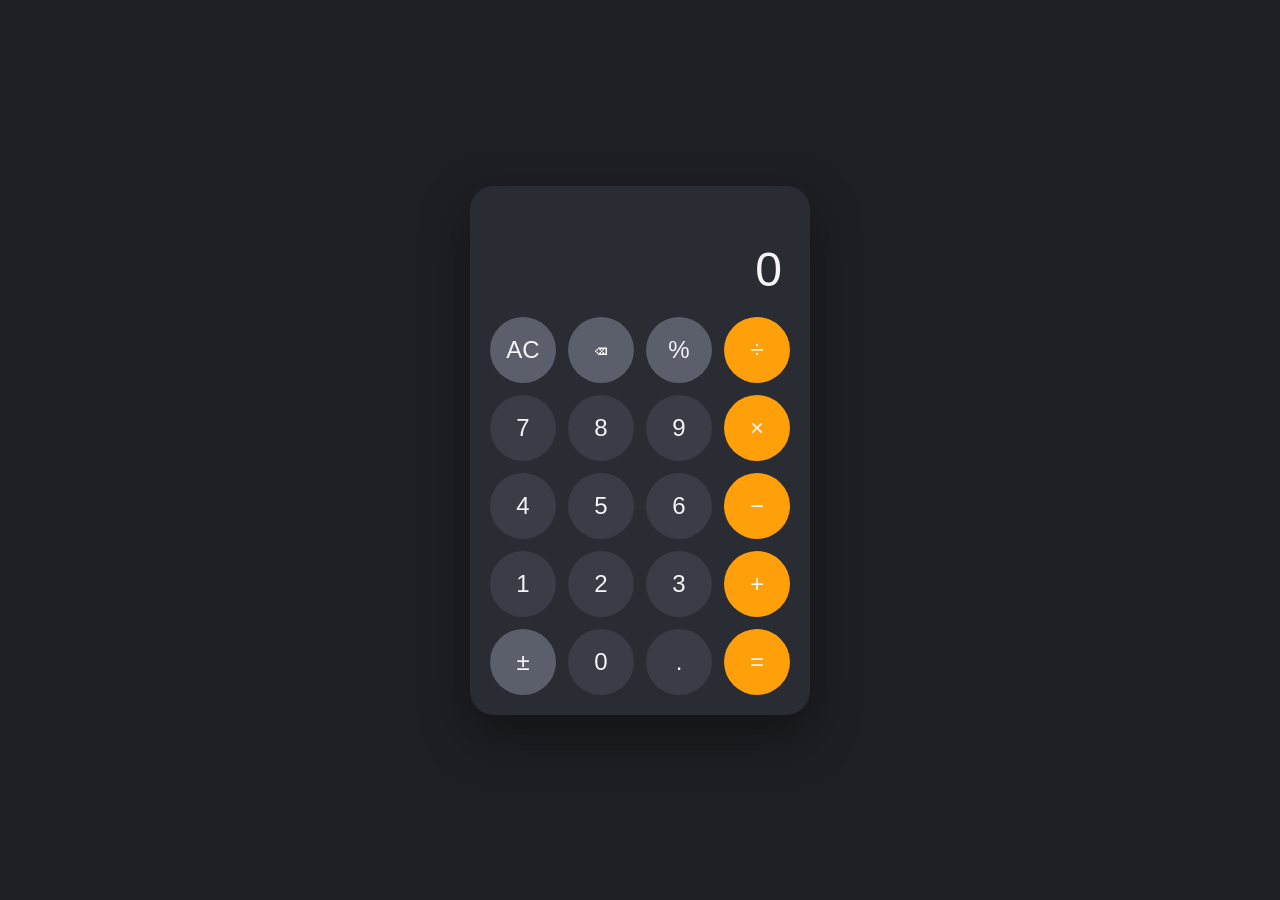
<file: 261023_14_claude_web/web_01/index.html>
<!DOCTYPE html>
<html lang="ko">
<head>
  <meta charset="UTF-8">
  <meta name="viewport" content="width=device-width, initial-scale=1.0">
  <title>계산기</title>
  <link rel="stylesheet" href="style.css">
</head>
<body>
  <main class="calculator">
    <!-- 화면: 위쪽은 계산식, 아래쪽은 현재 입력값 -->
    <div class="display">
      <div class="expression" id="expression"></div>
      <div class="current" id="current">0</div>
    </div>

    <!-- 버튼: data-action(기능) 또는 data-value(숫자·연산자)로 구분 -->
    <div class="keys">
      <button class="key func" data-action="clear">AC</button>
      <button class="key func" data-action="backspace">⌫</button>
      <button class="key func" data-action="percent">%</button>
      <button class="key op" data-value="/">÷</button>

      <button class="key" data-value="7">7</button>
      <button class="key" data-value="8">8</button>
      <button class="key" data-value="9">9</button>
      <button class="key op" data-value="*">×</button>

      <button class="key" data-value="4">4</button>
      <button class="key" data-value="5">5</button>
      <button class="key" data-value="6">6</button>
      <button class="key op" data-value="-">−</button>

      <button class="key" data-value="1">1</button>
      <button class="key" data-value="2">2</button>
      <button class="key" data-value="3">3</button>
      <button class="key op" data-value="+">+</button>

      <button class="key func" data-action="sign">±</button>
      <button class="key" data-value="0">0</button>
      <button class="key" data-value=".">.</button>
      <button class="key equals" data-action="equals">=</button>
    </div>
  </main>

  <script src="script.js"></script>
</body>
</html>
</file>
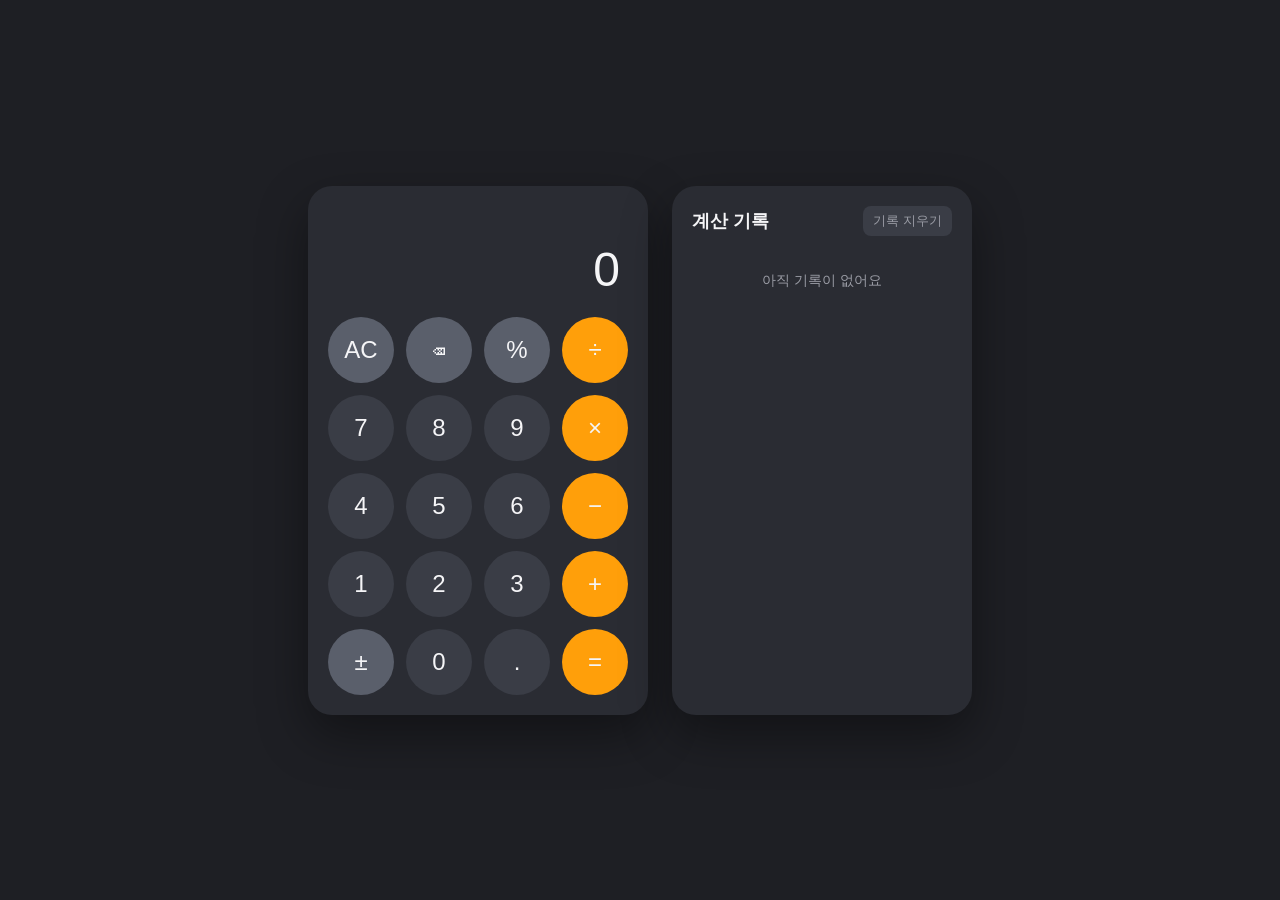
<file: 261023_14_claude_web/web_02/index.html>
<!DOCTYPE html>
<html lang="ko">
<head>
  <meta charset="UTF-8">
  <meta name="viewport" content="width=device-width, initial-scale=1.0">
  <title>계산기</title>
  <link rel="stylesheet" href="style.css">
</head>
<body>
  <div class="app">
    <main class="calculator">
      <!-- 화면: 위쪽은 계산식, 아래쪽은 현재 입력값 -->
      <div class="display">
        <div class="expression" id="expression"></div>
        <div class="current" id="current">0</div>
      </div>

      <!-- 버튼: data-action(기능) 또는 data-value(숫자·연산자)로 구분 -->
      <div class="keys">
        <button class="key func" data-action="clear">AC</button>
        <button class="key func" data-action="backspace">⌫</button>
        <button class="key func" data-action="percent">%</button>
        <button class="key op" data-value="/">÷</button>

        <button class="key" data-value="7">7</button>
        <button class="key" data-value="8">8</button>
        <button class="key" data-value="9">9</button>
        <button class="key op" data-value="*">×</button>

        <button class="key" data-value="4">4</button>
        <button class="key" data-value="5">5</button>
        <button class="key" data-value="6">6</button>
        <button class="key op" data-value="-">−</button>

        <button class="key" data-value="1">1</button>
        <button class="key" data-value="2">2</button>
        <button class="key" data-value="3">3</button>
        <button class="key op" data-value="+">+</button>

        <button class="key func" data-action="sign">±</button>
        <button class="key" data-value="0">0</button>
        <button class="key" data-value=".">.</button>
        <button class="key equals" data-action="equals">=</button>
      </div>
    </main>

    <!-- 계산 기록: = 을 누를 때마다 맨 위에 쌓인다. 항목을 누르면 결과값을 불러온다 -->
    <aside class="history">
      <div class="history-header">
        <h2>계산 기록</h2>
        <button class="history-clear" id="clear-history">기록 지우기</button>
      </div>
      <p class="history-empty" id="history-empty">아직 기록이 없어요</p>
      <ul class="history-list" id="history-list"></ul>
    </aside>
  </div>

  <script src="script.js"></script>
</body>
</html>
</file>
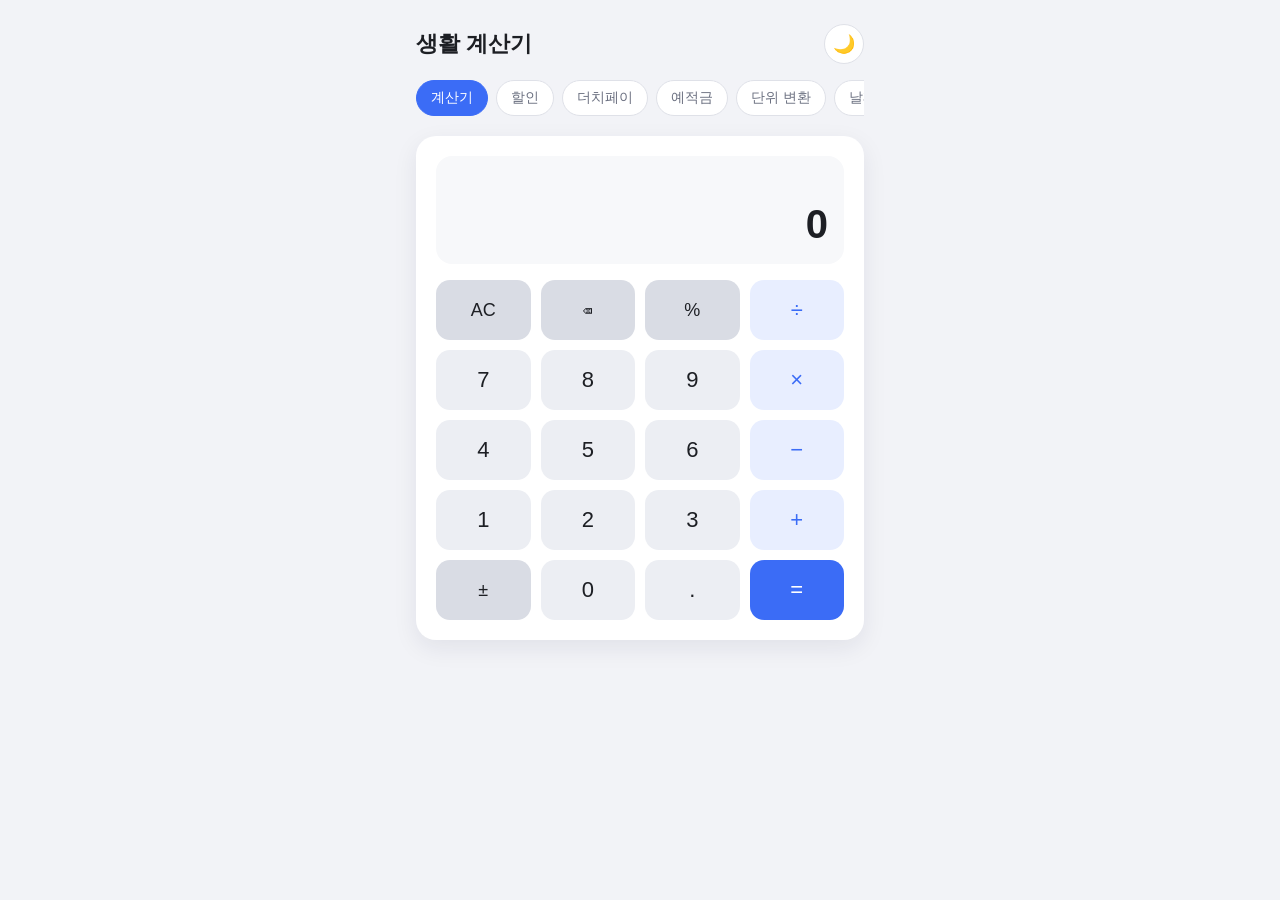
<file: 261023_14_claude_web/web_03/index.html>
<!DOCTYPE html>
<html lang="ko">
<head>
  <meta charset="UTF-8">
  <meta name="viewport" content="width=device-width, initial-scale=1.0">
  <title>생활 계산기</title>
  <link rel="stylesheet" href="style.css">
</head>
<body>
  <div class="app">
    <header class="topbar">
      <h1>생활 계산기</h1>
      <button class="theme-toggle" id="theme-toggle" type="button" aria-label="다크 모드로 전환">🌙</button>
    </header>

    <!-- 탭: data-tab 값과 아래 section의 data-panel 값이 짝 -->
    <nav class="tabs" role="tablist" aria-label="계산기 종류">
      <button class="tab" type="button" role="tab" data-tab="basic">계산기</button>
      <button class="tab" type="button" role="tab" data-tab="discount">할인</button>
      <button class="tab" type="button" role="tab" data-tab="dutch">더치페이</button>
      <button class="tab" type="button" role="tab" data-tab="saving">예적금</button>
      <button class="tab" type="button" role="tab" data-tab="unit">단위 변환</button>
      <button class="tab" type="button" role="tab" data-tab="date">날짜</button>
      <button class="tab" type="button" role="tab" data-tab="age">나이</button>
    </nav>

    <!-- 1. 기본 계산기 -->
    <section class="panel" data-panel="basic" role="tabpanel" aria-label="기본 계산기">
      <!-- 화면: 위쪽은 계산식, 아래쪽은 현재 입력값 -->
      <div class="display">
        <div class="expression" id="expression"></div>
        <div class="current" id="current">0</div>
      </div>

      <!-- 버튼: data-key 값으로 어떤 키인지 구분 -->
      <div class="keys">
        <button class="key func" type="button" data-key="clear">AC</button>
        <button class="key func" type="button" data-key="backspace">⌫</button>
        <button class="key func" type="button" data-key="percent">%</button>
        <button class="key op" type="button" data-key="/">÷</button>

        <button class="key" type="button" data-key="7">7</button>
        <button class="key" type="button" data-key="8">8</button>
        <button class="key" type="button" data-key="9">9</button>
        <button class="key op" type="button" data-key="*">×</button>

        <button class="key" type="button" data-key="4">4</button>
        <button class="key" type="button" data-key="5">5</button>
        <button class="key" type="button" data-key="6">6</button>
        <button class="key op" type="button" data-key="-">−</button>

        <button class="key" type="button" data-key="1">1</button>
        <button class="key" type="button" data-key="2">2</button>
        <button class="key" type="button" data-key="3">3</button>
        <button class="key op" type="button" data-key="+">+</button>

        <button class="key func" type="button" data-key="sign">±</button>
        <button class="key" type="button" data-key="0">0</button>
        <button class="key" type="button" data-key=".">.</button>
        <button class="key equals" type="button" data-key="=">=</button>
      </div>
    </section>

    <!-- 2. 할인 -->
    <section class="panel" data-panel="discount" role="tabpanel" aria-label="할인 계산" hidden>
      <h2>할인 계산</h2>
      <p class="desc">정가와 할인율로 할인가를 구합니다. 추가 할인은 할인된 가격에 한 번 더 적용됩니다.</p>

      <label class="field">
        <span class="label">정가</span>
        <span class="input-wrap">
          <input type="text" id="discount-price" inputmode="numeric" placeholder="50,000" data-money>
          <span class="suffix">원</span>
        </span>
      </label>
      <div class="field-row">
        <label class="field">
          <span class="label">할인율</span>
          <span class="input-wrap">
            <input type="number" id="discount-rate1" inputmode="decimal" step="any" placeholder="20">
            <span class="suffix">%</span>
          </span>
        </label>
        <label class="field">
          <span class="label">추가 할인 (선택)</span>
          <span class="input-wrap">
            <input type="number" id="discount-rate2" inputmode="decimal" step="any" placeholder="0">
            <span class="suffix">%</span>
          </span>
        </label>
      </div>

      <div class="result" id="discount-result" aria-live="polite"></div>
    </section>

    <!-- 3. 더치페이·팁 -->
    <section class="panel" data-panel="dutch" role="tabpanel" aria-label="더치페이 계산" hidden>
      <h2>더치페이 · 팁</h2>
      <p class="desc">총액을 인원수로 나눕니다. 1인당 금액은 고른 단위로 올림합니다.</p>

      <label class="field">
        <span class="label">총액</span>
        <span class="input-wrap">
          <input type="text" id="dutch-total" inputmode="numeric" placeholder="50,000" data-money>
          <span class="suffix">원</span>
        </span>
      </label>
      <div class="field-row">
        <label class="field">
          <span class="label">인원</span>
          <span class="input-wrap">
            <input type="number" id="dutch-people" inputmode="numeric" min="1" step="1" value="2">
            <span class="suffix">명</span>
          </span>
        </label>
        <label class="field">
          <span class="label">팁</span>
          <span class="input-wrap">
            <input type="number" id="dutch-tip" inputmode="decimal" min="0" step="any" value="0">
            <span class="suffix">%</span>
          </span>
        </label>
      </div>
      <label class="field">
        <span class="label">올림 단위</span>
        <select id="dutch-unit">
          <option value="1">1원 단위</option>
          <option value="10">10원 단위</option>
          <option value="100" selected>100원 단위</option>
          <option value="1000">1,000원 단위</option>
        </select>
      </label>

      <div class="result" id="dutch-result" aria-live="polite"></div>
    </section>

    <!-- 4. 예적금 이자 -->
    <section class="panel" data-panel="saving" role="tabpanel" aria-label="예적금 이자 계산" hidden>
      <h2>예적금 이자</h2>
      <p class="desc">만기에 받는 금액을 구합니다. 이자와 세금은 원 단위 미만을 버립니다.</p>

      <div class="segmented" role="radiogroup" aria-label="상품 종류">
        <label><input type="radio" name="saving-type" value="deposit" checked><span>예금 (목돈)</span></label>
        <label><input type="radio" name="saving-type" value="installment"><span>적금 (매달)</span></label>
      </div>

      <label class="field">
        <span class="label" id="saving-amount-label">예치 금액</span>
        <span class="input-wrap">
          <input type="text" id="saving-amount" inputmode="numeric" placeholder="10,000,000" data-money>
          <span class="suffix">원</span>
        </span>
      </label>
      <div class="field-row">
        <label class="field">
          <span class="label">연이율</span>
          <span class="input-wrap">
            <input type="number" id="saving-rate" inputmode="decimal" min="0" step="any" placeholder="3">
            <span class="suffix">%</span>
          </span>
        </label>
        <label class="field">
          <span class="label">기간</span>
          <span class="input-wrap">
            <input type="number" id="saving-months" inputmode="numeric" min="1" step="1" value="12">
            <span class="suffix">개월</span>
          </span>
        </label>
      </div>

      <div class="segmented" role="radiogroup" aria-label="이자 방식">
        <label><input type="radio" name="saving-method" value="simple" checked><span>단리</span></label>
        <label><input type="radio" name="saving-method" value="compound"><span>월복리</span></label>
      </div>

      <!-- 세율은 천분율(‰)로 둔다: 154 = 15.4%. 소수 곱셈 오차 없이 정수로 계산하기 위해 -->
      <label class="field">
        <span class="label">과세</span>
        <select id="saving-tax">
          <option value="154" selected>일반과세 (15.4%)</option>
          <option value="95">세금우대 (9.5%)</option>
          <option value="0">비과세 (0%)</option>
        </select>
      </label>

      <div class="result" id="saving-result" aria-live="polite"></div>
    </section>

    <!-- 5. 단위 변환 -->
    <section class="panel" data-panel="unit" role="tabpanel" aria-label="단위 변환" hidden>
      <h2>단위 변환</h2>
      <p class="desc">분류를 고르고 값을 입력하면 바로 바꿔 줍니다.</p>

      <div class="field-row">
        <label class="field">
          <span class="label">분류</span>
          <select id="unit-category">
            <option value="length">길이</option>
            <option value="weight">무게</option>
            <option value="temperature">온도</option>
            <option value="area">넓이</option>
          </select>
        </label>
        <label class="field">
          <span class="label">값</span>
          <input type="number" id="unit-value" inputmode="decimal" step="any" value="1">
        </label>
      </div>

      <div class="unit-pair">
        <label class="field">
          <span class="label">변환 전</span>
          <select id="unit-from"></select>
        </label>
        <button class="swap" id="unit-swap" type="button" aria-label="단위 서로 바꾸기">⇄</button>
        <label class="field">
          <span class="label">변환 후</span>
          <select id="unit-to"></select>
        </label>
      </div>

      <div class="result" id="unit-result" aria-live="polite"></div>
    </section>

    <!-- 6. 날짜 -->
    <section class="panel" data-panel="date" role="tabpanel" aria-label="날짜 계산" hidden>
      <h2>날짜 계산</h2>
      <p class="desc">D-day, 두 날짜 사이의 일수, N일 후의 날짜를 구합니다.</p>

      <div class="segmented" role="radiogroup" aria-label="계산 종류">
        <label><input type="radio" name="date-mode" value="dday" checked><span>D-day</span></label>
        <label><input type="radio" name="date-mode" value="between"><span>사이 일수</span></label>
        <label><input type="radio" name="date-mode" value="add"><span>N일 후</span></label>
      </div>

      <!-- data-date-mode 값이 선택한 계산 종류와 같은 묶음만 보인다 -->
      <div data-date-mode="dday">
        <label class="field">
          <span class="label">목표일</span>
          <input type="date" id="date-target">
        </label>
      </div>

      <div class="field-row" data-date-mode="between" hidden>
        <label class="field">
          <span class="label">시작일</span>
          <input type="date" id="date-start">
        </label>
        <label class="field">
          <span class="label">종료일</span>
          <input type="date" id="date-end">
        </label>
      </div>

      <div data-date-mode="add" hidden>
        <label class="field">
          <span class="label">기준일</span>
          <input type="date" id="date-base">
        </label>
        <div class="field-row">
          <label class="field">
            <span class="label">일수</span>
            <span class="input-wrap">
              <input type="number" id="date-days" inputmode="numeric" min="0" step="1" value="100">
              <span class="suffix">일</span>
            </span>
          </label>
          <label class="field">
            <span class="label">방향</span>
            <select id="date-direction">
              <option value="after" selected>후</option>
              <option value="before">전</option>
            </select>
          </label>
        </div>
      </div>

      <label class="check" id="date-include-wrap" hidden>
        <input type="checkbox" id="date-include">
        시작일을 1일로 세기 (기념일·복무일수)
      </label>

      <div class="result" id="date-result" aria-live="polite"></div>
    </section>

    <!-- 7. 나이 -->
    <section class="panel" data-panel="age" role="tabpanel" aria-label="나이 계산" hidden>
      <h2>나이 계산</h2>
      <p class="desc">만 나이는 생일이 지나야 한 살 늘고, 연 나이는 올해 연도에서 태어난 연도를 뺍니다.</p>

      <div class="field-row">
        <label class="field">
          <span class="label">생년월일</span>
          <input type="date" id="age-birth">
        </label>
        <label class="field">
          <span class="label">기준일</span>
          <input type="date" id="age-base">
        </label>
      </div>

      <div class="result" id="age-result" aria-live="polite"></div>
    </section>
  </div>

  <script src="script.js"></script>
</body>
</html>
</file>
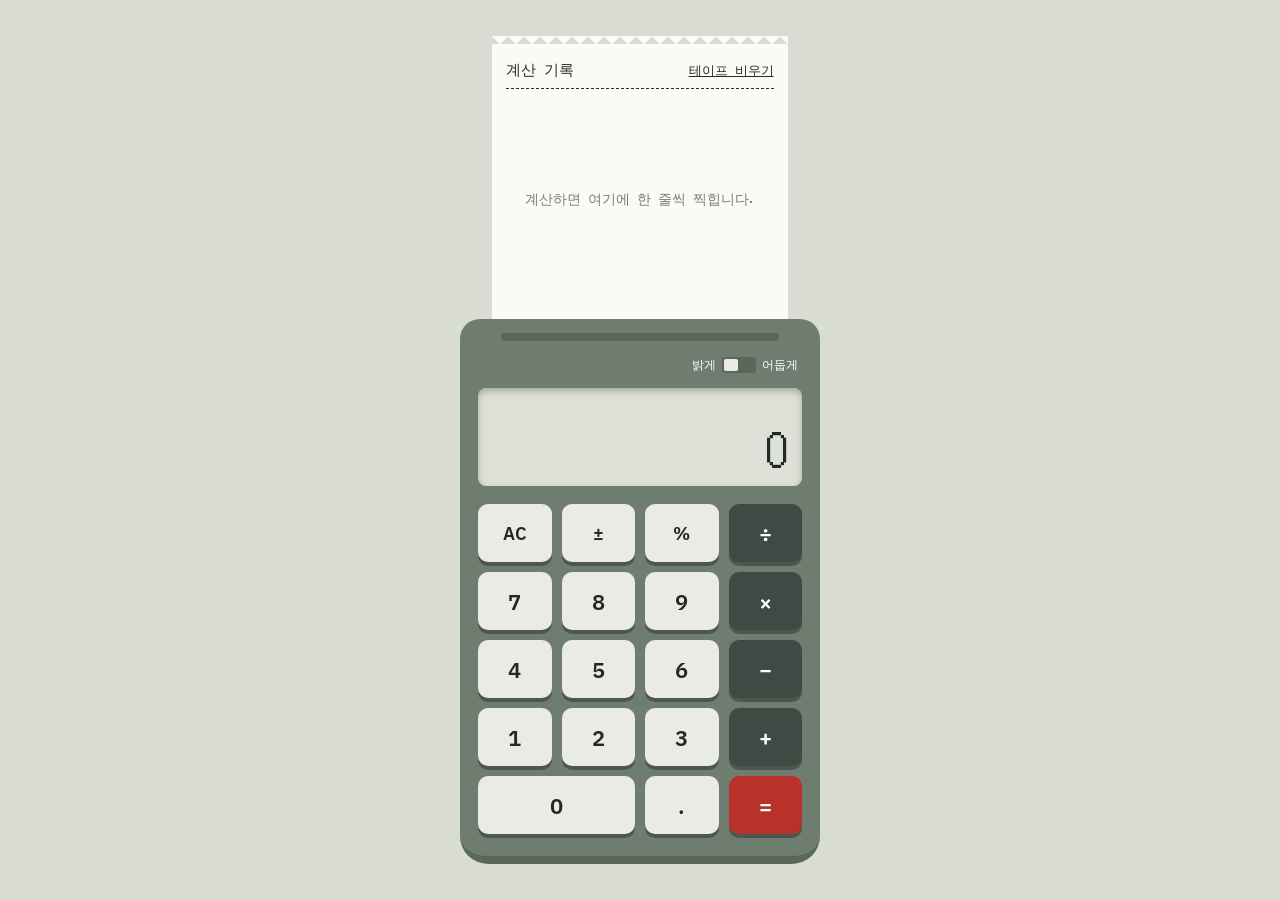
<file: 261023_14_claude_web/web_04/index.html>
<!DOCTYPE html>
<html lang="ko">
<head>
  <meta charset="UTF-8">
  <meta name="viewport" content="width=device-width, initial-scale=1.0">
  <title>카운터 계산기</title>
  <link rel="preconnect" href="https://fonts.googleapis.com">
  <link rel="preconnect" href="https://fonts.gstatic.com" crossorigin>
  <link href="https://fonts.googleapis.com/css2?family=DotGothic16&family=IBM+Plex+Sans:wght@500;600&display=swap" rel="stylesheet">
  <link rel="stylesheet" href="style.css">
</head>
<body>
  <main class="machine">
    <!-- 종이 테이프: 계산할 때마다 한 줄씩 찍히는 기록 -->
    <section class="tape" aria-label="계산 기록">
      <div class="tape-head">
        <h1 class="tape-title">계산 기록</h1>
        <button class="tape-clear" id="tape-clear" type="button">테이프 비우기</button>
      </div>
      <div class="tape-roll" id="tape-roll">
        <p class="tape-empty" id="tape-empty">계산하면 여기에 한 줄씩 찍힙니다.</p>
        <ol class="tape-list" id="tape-list"></ol>
      </div>
    </section>

    <!-- 계산기 본체 -->
    <div class="body">
      <div class="body-top">
        <span class="slot" aria-hidden="true"></span>
        <button class="theme-switch" id="theme-switch" type="button" role="switch" aria-checked="false" aria-label="어둡게 보기">
          <span class="switch-label">밝게</span>
          <span class="switch-track"><span class="switch-knob"></span></span>
          <span class="switch-label">어둡게</span>
        </button>
      </div>

      <div class="screen">
        <div class="expr" id="expr"></div>
        <output class="result" id="result" aria-live="polite">0</output>
      </div>

      <div class="keys">
        <button class="key fn" type="button" data-action="clear">AC</button>
        <button class="key fn" type="button" data-action="sign">±</button>
        <button class="key fn" type="button" data-action="percent">%</button>
        <button class="key op" type="button" data-op="÷">÷</button>

        <button class="key" type="button" data-digit="7">7</button>
        <button class="key" type="button" data-digit="8">8</button>
        <button class="key" type="button" data-digit="9">9</button>
        <button class="key op" type="button" data-op="×">×</button>

        <button class="key" type="button" data-digit="4">4</button>
        <button class="key" type="button" data-digit="5">5</button>
        <button class="key" type="button" data-digit="6">6</button>
        <button class="key op" type="button" data-op="−">−</button>

        <button class="key" type="button" data-digit="1">1</button>
        <button class="key" type="button" data-digit="2">2</button>
        <button class="key" type="button" data-digit="3">3</button>
        <button class="key op" type="button" data-op="+">+</button>

        <button class="key zero" type="button" data-digit="0">0</button>
        <button class="key" type="button" data-action="dot">.</button>
        <button class="key equals" type="button" data-action="equals">=</button>
      </div>
    </div>
  </main>

  <script src="script.js"></script>
</body>
</html>
</file>
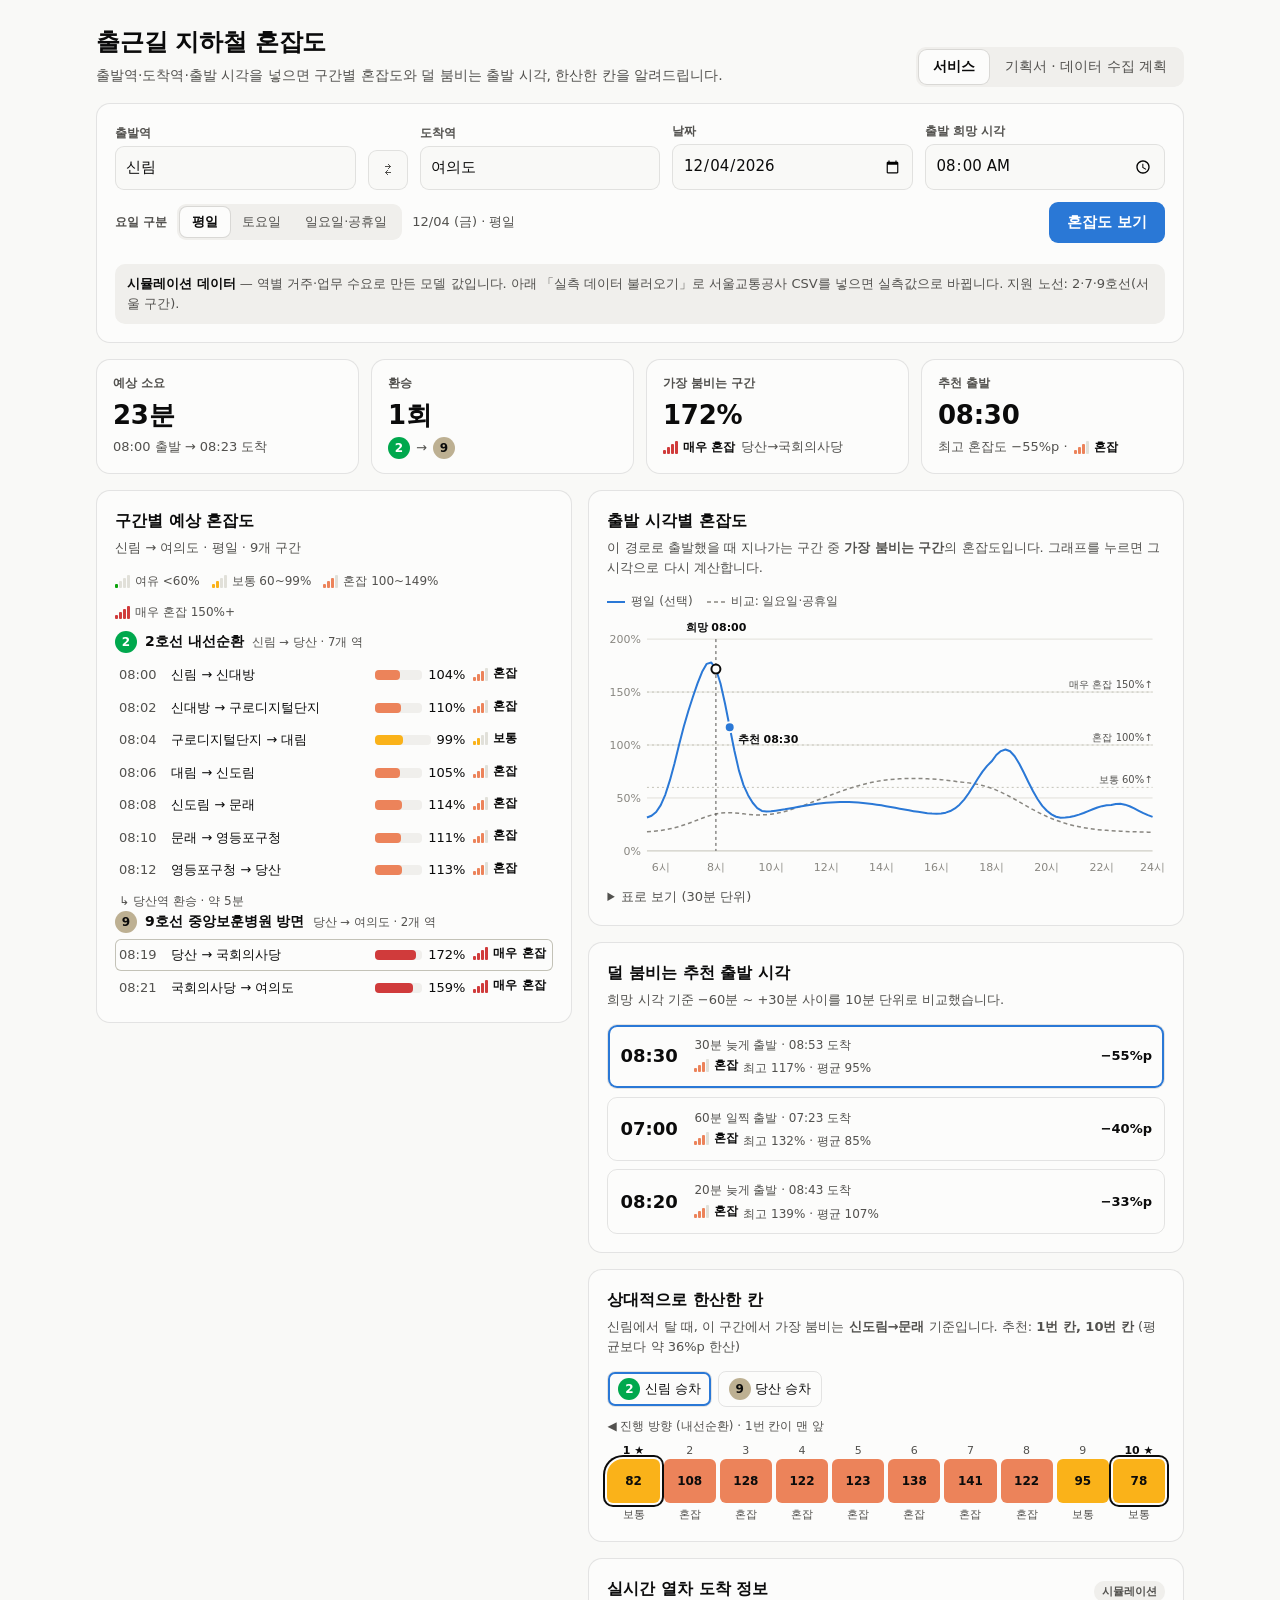
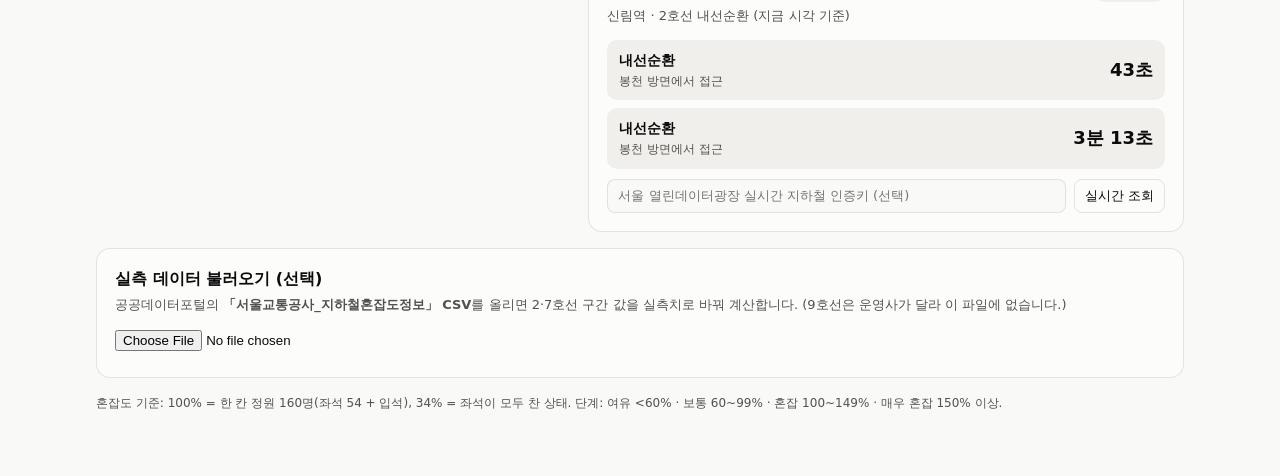
<file: 261012_python/v03_1_subway_congestion.html>
<!doctype html>
<html lang="ko">
<head>
<meta charset="utf-8">
<meta name="viewport" content="width=device-width, initial-scale=1">
<title>출근길 지하철 혼잡도</title>
<meta name="description" content="출발역·도착역·출발 시각으로 구간별 혼잡도, 추천 출발 시각, 한산한 칸, 실시간 도착 정보를 보여주는 출근길 지하철 혼잡도 서비스">
<style>
  /* ===== 색/글꼴 토큰 (라이트) ===== */
  :root {
    color-scheme: light;
    --bg: #f9f9f7;
    --surface: #fcfcfb;
    --surface-2: #f0efec;
    --ink: #0b0b0b;
    --ink-2: #52514e;
    --muted: #898781;
    --grid: #e1e0d9;
    --baseline: #c3c2b7;
    --border: rgba(11, 11, 11, 0.10);
    --accent: #2a78d6;
    --series-1: #2a78d6;
    /* 혼잡도 단계 색 (상태 색 - 항상 아이콘+글자와 함께 사용) */
    --ok: #0ca30c;
    --warn: #fab219;
    --serious: #ec835a;
    --crit: #d03b3b;
    --on-status: #0b0b0b;
    --font: system-ui, -apple-system, "Segoe UI", "Apple SD Gothic Neo", "Malgun Gothic", sans-serif;
  }
  @media (prefers-color-scheme: dark) {
    :root:not([data-theme="light"]) {
      color-scheme: dark;
      --bg: #0d0d0d;
      --surface: #1a1a19;
      --surface-2: #242422;
      --ink: #f0efec;
      --ink-2: #c3c2b7;
      --grid: #2c2c2a;
      --baseline: #383835;
      --border: rgba(255, 255, 255, 0.10);
      --accent: #3987e5;
      --series-1: #3987e5;
    }
  }
  :root[data-theme="dark"] {
    color-scheme: dark;
    --bg: #0d0d0d;
    --surface: #1a1a19;
    --surface-2: #242422;
    --ink: #f0efec;
    --ink-2: #c3c2b7;
    --grid: #2c2c2a;
    --baseline: #383835;
    --border: rgba(255, 255, 255, 0.10);
    --accent: #3987e5;
    --series-1: #3987e5;
  }

  * { box-sizing: border-box; }
  html, body { margin: 0; }
  body {
    background: var(--bg);
    color: var(--ink);
    font-family: var(--font);
    font-size: 15px;
    line-height: 1.55;
    -webkit-font-smoothing: antialiased;
  }
  .wrap { max-width: 1120px; margin: 0 auto; padding: 24px 16px 64px; }

  header.top { display: flex; flex-wrap: wrap; align-items: flex-end; justify-content: space-between; gap: 12px; margin-bottom: 16px; }
  header.top h1 { font-size: 24px; margin: 0; letter-spacing: -0.01em; }
  header.top p { margin: 4px 0 0; color: var(--ink-2); font-size: 14px; }

  .tabs { display: inline-flex; background: var(--surface-2); border-radius: 10px; padding: 3px; gap: 2px; }
  .tabs button {
    border: 0; background: transparent; color: var(--ink-2); font: inherit; font-size: 14px;
    padding: 6px 14px; border-radius: 8px; cursor: pointer;
  }
  .tabs button[aria-selected="true"] { background: var(--surface); color: var(--ink); font-weight: 600; box-shadow: 0 0 0 1px var(--border); }

  .card { background: var(--surface); border: 1px solid var(--border); border-radius: 14px; padding: 18px; }
  .card h2 { font-size: 16px; margin: 0 0 4px; }
  .card .sub { color: var(--ink-2); font-size: 13px; margin: 0 0 14px; }
  .stack > * + * { margin-top: 16px; }

  /* ===== 입력 폼 ===== */
  form.query { display: grid; grid-template-columns: minmax(0,1fr) auto minmax(0,1fr) minmax(0,1fr) minmax(0,1fr); gap: 12px; align-items: end; }
  .field label { display: block; font-size: 12px; color: var(--ink-2); margin-bottom: 4px; font-weight: 600; }
  .field { min-width: 0; }
  .field input, .field select {
    width: 100%; min-width: 0; font: inherit; color: var(--ink); background: var(--bg);
    border: 1px solid var(--border); border-radius: 9px; padding: 9px 10px; min-height: 40px;
  }
  .field input:focus, .field select:focus, button:focus-visible { outline: 2px solid var(--accent); outline-offset: 1px; }
  .swap {
    height: 40px; width: 40px; border-radius: 9px; border: 1px solid var(--border); background: var(--bg);
    color: var(--ink-2); cursor: pointer; font-size: 16px;
  }
  .daytype { grid-column: 1 / -1; display: flex; flex-wrap: wrap; gap: 10px; align-items: center; }
  .seg { display: inline-flex; background: var(--surface-2); border-radius: 9px; padding: 3px; }
  .seg button { border: 0; background: transparent; font: inherit; font-size: 13px; color: var(--ink-2); padding: 5px 12px; border-radius: 7px; cursor: pointer; }
  .seg button[aria-pressed="true"] { background: var(--surface); color: var(--ink); font-weight: 600; box-shadow: 0 0 0 1px var(--border); }
  .daytype .reason { font-size: 13px; color: var(--ink-2); }
  .btn-primary {
    font: inherit; font-weight: 600; border: 0; border-radius: 9px; padding: 9px 18px; min-height: 40px;
    background: var(--accent); color: #fff; cursor: pointer;
  }
  .btn-ghost {
    font: inherit; font-size: 13px; border: 1px solid var(--border); border-radius: 8px; padding: 6px 10px;
    background: transparent; color: var(--ink); cursor: pointer;
  }
  .msg { font-size: 13px; color: var(--crit); margin-top: 8px; min-height: 1em; }

  .notice {
    display: flex; gap: 8px; align-items: flex-start; font-size: 13px; color: var(--ink-2);
    background: var(--surface-2); border-radius: 10px; padding: 10px 12px;
  }
  .notice b { color: var(--ink); }

  /* ===== 결과: KPI ===== */
  .kpis { display: grid; grid-template-columns: repeat(4, minmax(0, 1fr)); gap: 12px; }
  .kpi { background: var(--surface); border: 1px solid var(--border); border-radius: 14px; padding: 14px 16px; }
  .kpi .k { font-size: 12px; color: var(--ink-2); font-weight: 600; }
  .kpi .v { font-size: 26px; font-weight: 700; margin-top: 2px; letter-spacing: -0.01em; }
  .kpi .d { font-size: 13px; color: var(--ink-2); margin-top: 2px; display: flex; align-items: center; gap: 6px; flex-wrap: wrap; }

  .grid2 { display: grid; grid-template-columns: minmax(0, 1fr) minmax(0, 1.25fr); gap: 16px; align-items: start; }

  /* 혼잡도 칩 */
  .chip { display: inline-flex; align-items: center; gap: 5px; font-size: 12px; font-weight: 600; color: var(--ink); white-space: nowrap; }
  .chip svg { display: block; }

  /* 노선 배지 */
  .line-badge {
    display: inline-flex; align-items: center; justify-content: center; min-width: 22px; height: 22px; padding: 0 6px;
    border-radius: 11px; color: #fff; font-size: 12px; font-weight: 700;
  }

  /* ===== 구간별 혼잡도 ===== */
  .leg + .leg { margin-top: 14px; }
  .leg-head { display: flex; align-items: center; gap: 8px; font-size: 14px; font-weight: 600; margin-bottom: 6px; }
  .leg-head small { color: var(--ink-2); font-weight: 400; }
  .transfer { font-size: 12px; color: var(--ink-2); padding: 6px 0 0 4px; }
  .segrow {
    display: grid; grid-template-columns: 44px minmax(0, 1fr) 90px 76px; gap: 8px; align-items: center;
    font-size: 13px; padding: 5px 4px; border-radius: 6px;
  }
  .segrow:hover { background: var(--surface-2); }
  .segrow .t { color: var(--ink-2); font-variant-numeric: tabular-nums; }
  .segrow .nm { overflow: hidden; text-overflow: ellipsis; white-space: nowrap; }
  .segrow .bar { position: relative; height: 10px; background: var(--surface-2); border-radius: 4px; overflow: hidden; }
  .segrow .bar i { position: absolute; left: 0; top: 0; bottom: 0; border-radius: 0 4px 4px 0; }
  .segrow .pct { font-variant-numeric: tabular-nums; text-align: right; }
  .segrow.peak { box-shadow: inset 0 0 0 1px var(--baseline); }

  /* ===== 차트 ===== */
  .legend { display: flex; flex-wrap: wrap; gap: 14px; font-size: 12px; color: var(--ink-2); margin-bottom: 6px; }
  .legend span { display: inline-flex; align-items: center; gap: 6px; }
  .chart-box { position: relative; }
  .chart-box svg { display: block; width: 100%; }
  .chart-box text { font-family: var(--font); }
  .tooltip {
    position: absolute; pointer-events: none; background: var(--surface); border: 1px solid var(--border);
    box-shadow: 0 4px 16px rgba(0,0,0,.12); border-radius: 8px; padding: 8px 10px; font-size: 12px;
    min-width: 150px; display: none; z-index: 2;
  }
  .tooltip .h { font-weight: 700; margin-bottom: 4px; }
  .tooltip .r { display: flex; justify-content: space-between; gap: 12px; color: var(--ink-2); }
  .tooltip .r b { color: var(--ink); font-variant-numeric: tabular-nums; }
  details.tbl { margin-top: 10px; font-size: 13px; }
  details.tbl summary { cursor: pointer; color: var(--ink-2); }
  details.tbl table { margin-top: 8px; }

  /* ===== 추천 ===== */
  .recos { display: grid; gap: 8px; }
  .reco {
    display: grid; grid-template-columns: 64px 1fr auto; gap: 10px; align-items: center;
    border: 1px solid var(--border); border-radius: 10px; padding: 8px 12px; cursor: pointer; background: transparent;
    font: inherit; color: inherit; text-align: left;
  }
  .reco:hover { background: var(--surface-2); }
  .reco .tm { font-size: 18px; font-weight: 700; font-variant-numeric: tabular-nums; }
  .reco .ds { font-size: 12px; color: var(--ink-2); }
  .reco .dl { font-size: 13px; font-weight: 700; color: var(--ink); white-space: nowrap; }
  .reco.best { box-shadow: inset 0 0 0 2px var(--accent); }

  /* ===== 칸별 혼잡도 ===== */
  .train-dir { font-size: 12px; color: var(--ink-2); margin-bottom: 6px; }
  .cars { display: grid; gap: 4px; }
  .car { text-align: center; font-size: 11px; color: var(--ink-2); min-width: 0; }
  .car .box {
    height: 44px; border-radius: 6px; display: flex; align-items: center; justify-content: center;
    color: var(--on-status); font-weight: 700; font-size: 12px; font-variant-numeric: tabular-nums;
  }
  .car:first-child .box { border-top-left-radius: 16px; }
  .car .lv { margin-top: 3px; white-space: nowrap; overflow: hidden; text-overflow: ellipsis; }
  .car.reco-car .no { color: var(--ink); font-weight: 700; }
  .car.reco-car .box { box-shadow: 0 0 0 2px var(--surface), 0 0 0 4px var(--ink); }
  .leg-pick { display: flex; flex-wrap: wrap; gap: 6px; margin-bottom: 10px; }

  /* ===== 실시간 도착 ===== */
  .arrivals { display: grid; gap: 8px; }
  .arr { display: flex; justify-content: space-between; align-items: center; gap: 10px; padding: 10px 12px; background: var(--surface-2); border-radius: 10px; }
  .arr .dst { font-weight: 600; font-size: 14px; }
  .arr .dst small { display: block; font-weight: 400; color: var(--ink-2); font-size: 12px; }
  .arr .eta { font-size: 18px; font-weight: 700; font-variant-numeric: tabular-nums; white-space: nowrap; }
  .src-tag { font-size: 11px; font-weight: 600; padding: 2px 8px; border-radius: 10px; background: var(--surface-2); color: var(--ink-2); }
  .api-row { display: flex; gap: 8px; margin-top: 10px; flex-wrap: wrap; }
  .api-row input { flex: 1 1 180px; font: inherit; font-size: 13px; color: var(--ink); background: var(--bg); border: 1px solid var(--border); border-radius: 8px; padding: 6px 10px; }

  .level-legend { display: flex; flex-wrap: wrap; gap: 12px; font-size: 12px; color: var(--ink-2); }

  /* ===== 기획서 탭 ===== */
  .doc h2 { font-size: 18px; margin: 0 0 8px; }
  .doc h3 { font-size: 15px; margin: 18px 0 6px; }
  .doc p, .doc li { color: var(--ink); font-size: 14px; }
  .doc .muted { color: var(--ink-2); }
  .doc ul { padding-left: 20px; margin: 6px 0; }
  table { border-collapse: collapse; width: 100%; font-size: 13px; }
  th, td { text-align: left; padding: 7px 8px; border-bottom: 1px solid var(--grid); vertical-align: top; }
  th { color: var(--ink-2); font-weight: 600; font-size: 12px; }
  td.num { font-variant-numeric: tabular-nums; }
  .tbl-scroll { overflow-x: auto; }
  .opinion { border-left: 3px solid var(--accent); background: var(--surface-2); border-radius: 0 10px 10px 0; padding: 10px 14px; margin: 8px 0; }
  code { font-size: 12px; background: var(--surface-2); padding: 1px 5px; border-radius: 4px; }

  .hidden { display: none !important; }
  footer { margin-top: 24px; font-size: 12px; color: var(--ink-2); }

  @media (max-width: 900px) {
    .grid2 { grid-template-columns: minmax(0, 1fr); }
    .kpis { grid-template-columns: repeat(2, minmax(0, 1fr)); }
    form.query { grid-template-columns: minmax(0,1fr) auto minmax(0,1fr); }
    form.query .f-date, form.query .f-time { grid-column: span 1; }
    form.query .f-submit { grid-column: span 1; }
  }
  @media (max-width: 560px) {
    form.query { grid-template-columns: minmax(0,1fr) minmax(0,1fr); }
    form.query .f-from { grid-column: 1 / -1; }
    form.query .swap { display: none; }
    form.query .f-to { grid-column: 1 / -1; }
    form.query .f-submit { grid-column: 1 / -1; }
    .segrow { grid-template-columns: 40px minmax(0, 1fr) 70px; }
    .segrow .chipcell { display: none; }
    .car .lv { display: none; }
    .kpi .v { font-size: 22px; }
  }
</style>
</head>
<body>
<div class="wrap">

  <header class="top">
    <div>
      <h1>출근길 지하철 혼잡도</h1>
      <p>출발역·도착역·출발 시각을 넣으면 구간별 혼잡도와 덜 붐비는 출발 시각, 한산한 칸을 알려드립니다.</p>
    </div>
    <div class="tabs" role="tablist">
      <button role="tab" aria-selected="true" data-tab="svc">서비스</button>
      <button role="tab" aria-selected="false" data-tab="plan">기획서 · 데이터 수집 계획</button>
    </div>
  </header>

  <!-- ================= 서비스 탭 ================= -->
  <main id="tab-svc" class="stack">

    <section class="card">
      <form class="query" id="query" autocomplete="off">
        <div class="field f-from">
          <label for="from">출발역</label>
          <input id="from" list="stations" required placeholder="예) 신림">
        </div>
        <button type="button" class="swap" id="swap" title="출발·도착 바꾸기" aria-label="출발역과 도착역 바꾸기">⇄</button>
        <div class="field f-to">
          <label for="to">도착역</label>
          <input id="to" list="stations" required placeholder="예) 여의도">
        </div>
        <div class="field f-date">
          <label for="date">날짜</label>
          <input id="date" type="date" required>
        </div>
        <div class="field f-time">
          <label for="time">출발 희망 시각</label>
          <input id="time" type="time" step="600" required>
        </div>
        <div class="daytype">
          <span class="field"><label style="margin:0">요일 구분</label></span>
          <div class="seg" id="daySeg" role="group" aria-label="요일 구분">
            <button type="button" data-day="weekday">평일</button>
            <button type="button" data-day="saturday">토요일</button>
            <button type="button" data-day="sunday">일요일·공휴일</button>
          </div>
          <span class="reason" id="dayReason"></span>
          <span style="flex:1"></span>
          <button class="btn-primary f-submit" type="submit">혼잡도 보기</button>
        </div>
      </form>
      <datalist id="stations"></datalist>
      <div class="msg" id="msg" role="alert"></div>
      <div class="notice" id="dataNotice"></div>
    </section>

    <div id="result" class="stack hidden">

      <section class="kpis" id="kpis"></section>

      <div class="grid2">
        <!-- 왼쪽: 구간별 혼잡도 -->
        <section class="card">
          <h2>구간별 예상 혼잡도</h2>
          <p class="sub" id="routeSub"></p>
          <div class="level-legend" id="levelLegend" style="margin-bottom:10px"></div>
          <div id="legs"></div>
        </section>

        <!-- 오른쪽: 그래프 / 추천 / 칸 / 실시간 -->
        <div class="stack">
          <section class="card">
            <h2>출발 시각별 혼잡도</h2>
            <p class="sub">이 경로로 출발했을 때 지나가는 구간 중 <b>가장 붐비는 구간</b>의 혼잡도입니다. 그래프를 누르면 그 시각으로 다시 계산합니다.</p>
            <div class="legend" id="chartLegend"></div>
            <div class="chart-box" id="chartBox">
              <div id="chart"></div>
              <div class="tooltip" id="tip"></div>
            </div>
            <details class="tbl">
              <summary>표로 보기 (30분 단위)</summary>
              <div class="tbl-scroll" id="chartTable"></div>
            </details>
          </section>

          <section class="card">
            <h2>덜 붐비는 추천 출발 시각</h2>
            <p class="sub">희망 시각 기준 −60분 ~ +30분 사이를 10분 단위로 비교했습니다.</p>
            <div class="recos" id="recos"></div>
          </section>

          <section class="card">
            <h2>상대적으로 한산한 칸</h2>
            <p class="sub" id="carSub"></p>
            <div class="leg-pick" id="legPick"></div>
            <div class="train-dir" id="trainDir"></div>
            <div class="cars" id="cars"></div>
          </section>

          <section class="card">
            <div style="display:flex;justify-content:space-between;align-items:center;gap:8px">
              <h2>실시간 열차 도착 정보</h2>
              <span class="src-tag" id="arrSrc">시뮬레이션</span>
            </div>
            <p class="sub" id="arrSub"></p>
            <div class="arrivals" id="arrivals"></div>
            <div class="api-row">
              <input id="apiKey" placeholder="서울 열린데이터광장 실시간 지하철 인증키 (선택)" aria-label="실시간 지하철 인증키">
              <button class="btn-ghost" id="apiBtn" type="button">실시간 조회</button>
            </div>
          </section>
        </div>
      </div>
    </div>

    <section class="card">
      <h2>실측 데이터 불러오기 (선택)</h2>
      <p class="sub">공공데이터포털의 <b>「서울교통공사_지하철혼잡도정보」 CSV</b>를 올리면 2·7호선 구간 값을 실측치로 바꿔 계산합니다. (9호선은 운영사가 달라 이 파일에 없습니다.)</p>
      <div style="display:flex;gap:8px;flex-wrap:wrap;align-items:center">
        <input type="file" id="csvFile" accept=".csv,text/csv" aria-label="혼잡도 CSV 파일">
        <button class="btn-ghost hidden" id="csvReset" type="button">모델 데이터로 되돌리기</button>
      </div>
      <p class="sub" id="csvStatus" style="margin:8px 0 0"></p>
    </section>

    <footer>
      혼잡도 기준: 100% = 한 칸 정원 160명(좌석 54 + 입석), 34% = 좌석이 모두 찬 상태.
      단계: 여유 &lt;60% · 보통 60~99% · 혼잡 100~149% · 매우 혼잡 150% 이상.
    </footer>
  </main>

  <!-- ================= 기획서 탭 ================= -->
  <main id="tab-plan" class="stack hidden">
    <section class="card doc">
      <h2>0. 목표</h2>
      <p>출근길 지하철 혼잡도 서비스를 만들기 위해 <b>어떤 데이터를 어디서, 어떤 형태로 수집해야 하는지</b> 탐구한다. 이 파일의 「서비스」 탭은 그 데이터 구조를 그대로 본뜬 시뮬레이션으로 동작하는 프로토타입이다.</p>

      <h3>1. 만들고 싶은 서비스</h3>
      <p>출근길 지하철 혼잡도를 미리 파악하고, <b>덜 붐비는 출발 시각과 칸</b>을 추천해 주는 서비스.</p>

      <h3>2. 필요한 데이터와 수집 방법</h3>
      <div class="tbl-scroll">
      <table>
        <thead><tr><th>데이터</th><th>제공처</th><th>단위 · 갱신</th><th>수집 방법</th><th>서비스에서 쓰는 곳</th></tr></thead>
        <tbody>
          <tr><td>지하철 호선별·역별·시간대별 승하차 인원</td><td>서울 열린데이터광장</td><td>역 × 1시간, 월별</td><td>Open API(JSON) / CSV</td><td>역별 출발(승차)·도착(하차) 수요 → 구간 부하 추정, 실측 혼잡도가 없는 노선 보완</td></tr>
          <tr><td>지하철 혼잡도 정보</td><td>공공데이터포털 (서울교통공사)</td><td>역 × 방향 × 30분, 요일구분(평일/토/일)</td><td>CSV 파일 다운로드</td><td>구간별 혼잡도, 시간대별 그래프, 추천 출발 시각 (「실측 데이터 불러오기」로 바로 적용 가능)</td></tr>
          <tr><td>칸별 혼잡도</td><td>통신사 · 민간 Open API 등</td><td>열차 × 칸, 실시간/통계</td><td>REST API (키 필요)</td><td>한산한 칸 추천 (현재는 계단 위치 기반 시뮬레이션)</td></tr>
          <tr><td>실시간 도착정보</td><td>서울 열린데이터광장 (swopenAPI)</td><td>역 단위, 실시간</td><td>Open API(JSON), 실시간 전용 인증키</td><td>실시간 열차 도착 정보</td></tr>
          <tr><td>역 정보 (역명·호선·역코드·환승 여부)</td><td>서울 열린데이터광장 역사 정보</td><td>정적</td><td>CSV / API</td><td>역 검색, 경로 탐색, 환승역 판별 (같은 역명이 2개 이상 호선에 있으면 환승역)</td></tr>
          <tr><td>공휴일 · 특일 정보</td><td>공공데이터포털 (한국천문연구원 특일 정보, <code>getRestDeInfo</code>)</td><td>일 단위, 연 1회 + 수시(임시공휴일)</td><td>Open API(XML/JSON)</td><td>날짜 → 평일/토요일/일요일·공휴일 자동 판별</td></tr>
        </tbody>
      </table>
      </div>
      <ul class="muted">
        <li><b>공휴일 처리</b>: 토·일만 보면 평일 공휴일(예: 2026-10-05 개천절 대체공휴일, 10-09 한글날)을 출근일로 잘못 계산한다. 그래서 공휴일은 <b>일요일 패턴</b>으로 계산한다. 선거일·임시공휴일은 연초 데이터에 없다가 나중에 추가되므로 API를 주기적으로 다시 받아야 한다.</li>
        <li><b>근로자의 날(5/1)</b>처럼 법정 공휴일은 아니지만 출근자가 크게 줄어드는 날은 특일 API로 판별되지 않는다 → 별도 보정 목록이 필요하다.</li>
        <li><b>9호선</b>은 서울교통공사가 아닌 별도 운영사라 혼잡도 데이터가 따로 있다. 급행·일반 열차의 혼잡도 차이도 크다.</li>
        <li>혼잡도 데이터는 <b>과거 평균</b>이므로, 비·눈 오는 날 같은 변동은 기상청 단기예보를 추가하면 보정할 수 있다.</li>
      </ul>

      <h3>3. 입력값과 출력값</h3>
      <div class="tbl-scroll">
      <table>
        <thead><tr><th>구분</th><th>항목</th><th>이 프로토타입에서의 구현</th></tr></thead>
        <tbody>
          <tr><td>입력</td><td>출발역 · 도착역</td><td>역명 검색 입력 (2·7·9호선 123개 역), 환승 경로 자동 탐색</td></tr>
          <tr><td>입력</td><td>출발 희망 시각</td><td>10분 단위 시각</td></tr>
          <tr><td>입력</td><td>요일 (평일/주말)</td><td>날짜를 고르면 <b>평일 / 토요일 / 일요일·공휴일</b> 자동 판별 + 직접 변경 가능</td></tr>
          <tr><td>출력</td><td>구간별 예상 혼잡도</td><td>역→역 구간마다 % 와 4단계(여유/보통/혼잡/매우 혼잡)</td></tr>
          <tr><td>출력</td><td>시간대별 혼잡도 그래프</td><td>05:30~24:00 출발 시각별 최고 혼잡도, 비교 요일 함께 표시</td></tr>
          <tr><td>출력</td><td>추천 출발 시각</td><td>희망 시각 −60~+30분 중 덜 붐비는 시각 Top 3</td></tr>
          <tr><td>출력</td><td>한산한 칸 번호</td><td>노선별 칸 수(2호선 10칸, 7호선 8칸, 9호선 6칸) 기준 추천</td></tr>
          <tr><td>출력</td><td>실시간 열차 도착 정보</td><td>인증키 입력 시 실시간 API, 없으면 배차간격 시뮬레이션</td></tr>
        </tbody>
      </table>
      </div>

      <h3>4. 타겟층</h3>
      <p>직장인(20대 ~ 50대 후반)</p>
      <div class="opinion">
        <p style="margin:0 0 6px"><b>10대 포함에 대한 의견 — 포함하는 것이 맞다고 본다. 다만 "핵심"이 아닌 "보조" 타겟으로.</b></p>
        <ul style="margin:0">
          <li><b>시간이 겹친다</b>: 중·고등학교 등교 시간(07:30~08:20)이 출근 피크(07:30~09:00)와 거의 그대로 겹친다. 같은 열차에 타는 승객이므로 혼잡도 자체에는 이미 학생이 포함되어 있고, 학생도 같은 정보가 필요하다.</li>
          <li><b>데이터로 확인할 수 있다</b>: 앞에서 수집한 서울시 실시간 인구데이터(<code>v02_1_crowd_data.py</code>)에 <code>PPLTN_RATE_10</code>(10대 비율)이 있고, 교통카드 승차 유형(청소년)으로 역별 학생 비중도 볼 수 있다.</li>
          <li><b>필요한 기능이 조금 다르다</b>: 학생은 이동 거리가 짧고 지각 마감(등교 시각)이 고정이라 "늦게 출발" 추천보다 <b>"몇 분 일찍 출발하면 한산한가"</b>가 더 유용하다. 반대로 대학생(20대 초반)은 1교시 시각이 제각각이라 이미 직장인 타겟과 비슷하게 쓸 수 있다.</li>
          <li><b>추가로 고려할 층</b>: 05:30~07:00 첫차 시간대는 60대 이상 이른 출근자 비중이 높다. 이 시간대 혼잡 구간도 실제로 존재하므로 확장 타겟으로 메모해 둔다.</li>
        </ul>
        <p style="margin:6px 0 0">→ 정리: <b>"평일 아침 지하철로 이동하는 통근·통학자(10대 후반 ~ 50대)"</b>, 핵심 페르소나는 직장인, 보조 페르소나는 고등·대학생.</p>
      </div>

      <h3>5. 그 외</h3>
      <ul>
        <li>제출 형태: 단일 <code>.html</code> 파일 (인터넷 연결 없이도 동작, 외부 라이브러리 없음).</li>
        <li>현재 혼잡도 값은 역별 거주·업무 가중치로 만든 <b>출발지-도착지 수요 모델(중력 모델)</b>로 계산한 시뮬레이션이다. 아침에는 주거지 역 → 업무지구 역 방향, 저녁에는 반대 방향이 붐비도록 만들었다.</li>
        <li>다음 단계: ① 혼잡도 CSV를 실제로 내려받아 「실측 데이터 불러오기」로 검증 ② 승하차 인원 API를 파이썬으로 수집해 9호선 등 미제공 노선 보정 ③ 특일 정보 API로 공휴일 목록 자동 갱신.</li>
      </ul>
    </section>
  </main>

</div>

<script>
/* =========================================================
   1. 역 데이터 (서울 구간, 운행 순서대로)
   ========================================================= */
const LINES = {
  '2': {
    id: '2', name: '2호선', color: '#00a84d', loop: true, cars: 10, K: 140, run: 2, apiId: '1002',
    dirNames: ['내선순환', '외선순환'], apiDir: ['내선', '외선'], csvDir: ['내선', '외선'],
    stations: ['시청','을지로입구','을지로3가','을지로4가','동대문역사문화공원','신당','상왕십리','왕십리','한양대','뚝섬',
      '성수','건대입구','구의','강변','잠실나루','잠실','잠실새내','종합운동장','삼성','선릉',
      '역삼','강남','교대','서초','방배','사당','낙성대','서울대입구','봉천','신림',
      '신대방','구로디지털단지','대림','신도림','문래','영등포구청','당산','합정','홍대입구','신촌',
      '이대','아현','충정로'],
  },
  '7': {
    id: '7', name: '7호선', color: '#747f00', loop: false, cars: 8, K: 128, run: 2, apiId: '1007',
    dirNames: ['장암 방면', '온수 방면'], apiDir: ['상행', '하행'], csvDir: ['상선', '하선'],
    stations: ['온수','천왕','광명사거리','철산','가산디지털단지','남구로','대림','신풍','보라매','신대방삼거리',
      '장승배기','상도','숭실대입구','남성','이수','내방','고속터미널','반포','논현','학동',
      '강남구청','청담','뚝섬유원지','건대입구','어린이대공원','군자','중곡','용마산','사가정','면목',
      '상봉','중화','먹골','태릉입구','공릉','하계','중계','노원','마들','수락산',
      '도봉산','장암'],
  },
  '9': {
    id: '9', name: '9호선', color: '#bdb092', ink: '#0b0b0b', loop: false, cars: 6, K: 145, run: 2, apiId: '1009',
    dirNames: ['중앙보훈병원 방면', '개화 방면'], apiDir: ['하행', '상행'], csvDir: [],
    stations: ['개화','김포공항','공항시장','신방화','마곡나루','양천향교','가양','증미','등촌','염창',
      '신목동','선유도','당산','국회의사당','여의도','샛강','노량진','노들','흑석','동작',
      '구반포','신반포','고속터미널','사평','신논현','언주','선정릉','삼성중앙','봉은사','종합운동장',
      '삼전','석촌고분','석촌','송파나루','한성백제','올림픽공원','둔촌오륜','중앙보훈병원'],
  },
};
const TRANSFER_MIN = 5;           // 환승 소요 시간(분)
const SERVICE_START = 5 * 60 + 30; // 05:30
const SERVICE_END = 24 * 60;       // 24:00

// 역별 [거주(아침 출발) 가중치, 업무(아침 도착) 가중치] - 기본값 [1.5, 1]
const RW = {
  신림:[5,1], 봉천:[4,.8], 서울대입구:[4,1.2], 낙성대:[3,.8], 사당:[4,1.5], 방배:[2,1.2], 서초:[1.5,3], 교대:[2,3],
  강남:[2,7], 역삼:[1,6.5], 선릉:[1.2,6], 삼성:[1,6], 종합운동장:[1,1.5], 잠실새내:[3,1], 잠실:[4,3], 잠실나루:[3,.8],
  강변:[3,1.2], 구의:[3,1], 건대입구:[3,2.5], 성수:[1.5,3.5], 뚝섬:[1.5,2], 한양대:[1,2], 왕십리:[4,1.5], 상왕십리:[2,.8],
  신당:[2,1], 동대문역사문화공원:[1.5,2], 을지로4가:[1,2.5], 을지로3가:[1,3], 을지로입구:[1,5], 시청:[1,5], 충정로:[1,2],
  아현:[2,.8], 이대:[1,1.8], 신촌:[2,2], 홍대입구:[3,2], 합정:[2.5,1.5], 당산:[3,1.5], 영등포구청:[3,1.5], 문래:[2,2],
  신도림:[5,1.5], 대림:[3.5,1], 구로디지털단지:[2.5,4.5], 신대방:[3,.8],
  온수:[3,1], 천왕:[2,.6], 광명사거리:[4,.8], 철산:[4,.8], 가산디지털단지:[2,6], 남구로:[2.5,1], 신풍:[3,.8], 보라매:[3,1.2],
  신대방삼거리:[3,.8], 장승배기:[3,.8], 상도:[3,.8], 숭실대입구:[2,1.5], 남성:[3,.8], 이수:[3,1.2], 내방:[2,1], 고속터미널:[2.5,2.5],
  반포:[2,1.2], 논현:[1.5,3.5], 학동:[1,3.5], 강남구청:[1,3.5], 청담:[1.2,2.5], 뚝섬유원지:[1.5,1], 어린이대공원:[2,1], 군자:[3,1],
  중곡:[3,.8], 용마산:[3,.6], 사가정:[3,.6], 면목:[4,.6], 상봉:[4,1], 중화:[3,.6], 먹골:[3,.6], 태릉입구:[3,.8], 공릉:[3,.8],
  하계:[4,.6], 중계:[4,.6], 노원:[5,1], 마들:[3,.5], 수락산:[3,.5], 도봉산:[3,.6], 장암:[1.5,.4],
  개화:[1.5,.4], 김포공항:[4,1.5], 공항시장:[2,.6], 신방화:[2.5,.6], 마곡나루:[2.5,4], 양천향교:[2.5,.8], 가양:[4,1], 증미:[3,.6],
  등촌:[3.5,.8], 염창:[3.5,.8], 신목동:[3,.8], 선유도:[2,1], 국회의사당:[1,3.5], 여의도:[1.5,7], 샛강:[1,2], 노량진:[3,1.5],
  노들:[1.5,.6], 흑석:[2.5,1.2], 동작:[1.5,.6], 구반포:[2,.6], 신반포:[2,.8], 사평:[1.5,1], 신논현:[1.5,5], 언주:[1.5,3.5],
  선정릉:[1.5,4], 삼성중앙:[1.5,3.5], 봉은사:[1.5,3], 삼전:[3,.8], 석촌고분:[3,.8], 석촌:[3.5,1], 송파나루:[3,.8], 한성백제:[2.5,.8],
  올림픽공원:[3,1.2], 둔촌오륜:[3,.6], 중앙보훈병원:[3,.6],
};
// 여가(주말·낮 시간) 수요가 큰 역
const LEISURE = {
  홍대입구:2.5, 강남:2, 잠실:2.5, 건대입구:2, 성수:2, 신촌:1.5, 합정:1.5, 여의도:1.5, 고속터미널:2, 어린이대공원:1.5,
  올림픽공원:1.5, 뚝섬유원지:1.5, 신논현:1.5, 종합운동장:1.2, 을지로입구:1.2, 시청:1, 동대문역사문화공원:1.5,
};

// 공휴일 (한국천문연구원 특일 정보 기준 내장 데이터 - 실제 서비스는 API로 갱신)
const HOLIDAYS = {
  '2026-01-01':'신정', '2026-02-16':'설날 연휴', '2026-02-17':'설날', '2026-02-18':'설날 연휴',
  '2026-03-01':'삼일절', '2026-03-02':'대체공휴일(삼일절)', '2026-05-05':'어린이날', '2026-05-24':'부처님오신날',
  '2026-05-25':'대체공휴일(부처님오신날)', '2026-06-03':'전국동시지방선거', '2026-06-06':'현충일', '2026-08-15':'광복절',
  '2026-08-17':'대체공휴일(광복절)', '2026-09-24':'추석 연휴', '2026-09-25':'추석', '2026-09-26':'추석 연휴',
  '2026-10-03':'개천절', '2026-10-05':'대체공휴일(개천절)', '2026-10-09':'한글날', '2026-12-25':'성탄절',
  '2027-01-01':'신정', '2027-02-06':'설날 연휴', '2027-02-07':'설날', '2027-02-08':'설날 연휴', '2027-02-09':'대체공휴일(설날)',
  '2027-03-01':'삼일절', '2027-05-05':'어린이날', '2027-05-13':'부처님오신날', '2027-06-06':'현충일', '2027-08-15':'광복절',
  '2027-08-16':'대체공휴일(광복절)', '2027-09-14':'추석 연휴', '2027-09-15':'추석', '2027-09-16':'추석 연휴',
  '2027-10-03':'개천절', '2027-10-04':'대체공휴일(개천절)', '2027-10-09':'한글날', '2027-10-11':'대체공휴일(한글날)',
  '2027-12-25':'성탄절', '2027-12-27':'대체공휴일(성탄절)',
};

const DAY_LABEL = { weekday: '평일', saturday: '토요일', sunday: '일요일·공휴일' };
const LEVELS = [
  { name: '여유',     max: 60,       color: 'var(--ok)' },
  { name: '보통',     max: 100,      color: 'var(--warn)' },
  { name: '혼잡',     max: 150,      color: 'var(--serious)' },
  { name: '매우 혼잡', max: Infinity, color: 'var(--crit)' },
];

/* =========================================================
   2. 혼잡도 모델
   - 아침: 거주 가중치 높은 역 → 업무 가중치 높은 역으로 이동(중력 모델)
   - 저녁: 반대 방향, 낮·주말: 여가 수요
   - 각 구간(출발역 기준)에 지나가는 수요를 누적해 '구간 부하'를 만든다
   ========================================================= */
function nextIdx(L, i, dir) {
  const n = L.stations.length;
  if (dir === 0) return L.loop ? (i + 1) % n : i + 1;
  return L.loop ? (i - 1 + n) % n : i - 1;
}

function structLoad(L, wO, wD) {
  const n = L.stations.length;
  const out = [new Float64Array(n), new Float64Array(n)];
  for (let i = 0; i < n; i++) {
    for (let j = 0; j < n; j++) {
      if (i === j) continue;
      let dir, steps;
      if (L.loop) {
        const d0 = (j - i + n) % n;
        if (d0 <= n - d0) { dir = 0; steps = d0; } else { dir = 1; steps = n - d0; }
      } else {
        dir = j > i ? 0 : 1; steps = Math.abs(j - i);
      }
      const v = wO[i] * wD[j] * Math.exp(-steps / 16);
      let c = i;
      for (let s = 0; s < steps; s++) { out[dir][c] += v; c = nextIdx(L, c, dir); }
    }
  }
  let mx = 0;
  out.forEach(a => a.forEach(v => { mx = Math.max(mx, v); }));
  out.forEach(a => { for (let k = 0; k < a.length; k++) a[k] /= mx; });
  return out;
}

for (const L of Object.values(LINES)) {
  const R = L.stations.map(s => (RW[s] || [1.5, 1])[0]);
  const W = L.stations.map(s => (RW[s] || [1.5, 1])[1]);
  const B = L.stations.map((s, k) => 1 + 0.4 * R[k] + 0.4 * W[k] + (LEISURE[s] || 0));
  L.am = structLoad(L, R, W);
  L.pm = structLoad(L, W, R);
  L.base = structLoad(L, B, B);
  L.index = Object.fromEntries(L.stations.map((s, k) => [s, k]));
}

const gauss = (x, mu, sig) => Math.exp(-0.5 * ((x - mu) / sig) ** 2);
// 요일 구분별 시간 프로파일 (h: 시각, 소수 시간)
const PROFILE = {
  weekday:  h => ({ am: gauss(h, 8.15, 0.65) + 0.3 * gauss(h, 7.1, 0.45),
                    pm: 0.85 * gauss(h, 18.5, 0.75) + 0.2 * gauss(h, 22.6, 0.7),
                    base: 0.2 + 0.12 * gauss(h, 13, 2) }),
  saturday: h => ({ am: 0.2 * gauss(h, 8.5, 1), pm: 0.25 * gauss(h, 18.3, 1.3), base: 0.12 + 0.45 * gauss(h, 15, 3) }),
  sunday:   h => ({ am: 0.1 * gauss(h, 8.5, 1), pm: 0.18 * gauss(h, 18, 1.3),  base: 0.1 + 0.38 * gauss(h, 15, 3) }),
};

// CSV 실측값: REAL[line][dir][stationIdx][dayType] = [{t, v}, ...]
let REAL = {};

function interpReal(arr, t) {
  if (t <= arr[0].t) return arr[0].v;
  for (let k = 1; k < arr.length; k++) {
    if (t <= arr[k].t) {
      const a = arr[k - 1], b = arr[k];
      return a.v + (b.v - a.v) * (t - a.t) / (b.t - a.t);
    }
  }
  return arr[arr.length - 1].v;
}

// 구간 혼잡도(%) : line 노선, dir 방향, i 출발역 index, tMin 출발 시각(분)
function congestion(lineId, dir, i, dayType, tMin) {
  const real = REAL[lineId]?.[dir]?.[i]?.[dayType];
  if (real && real.length) return Math.max(0, interpReal(real, tMin));
  const L = LINES[lineId];
  const p = PROFILE[dayType](tMin / 60);
  return L.K * (p.am * L.am[dir][i] + p.pm * L.pm[dir][i] + p.base * L.base[dir][i]) + 4;
}

const levelOf = pct => LEVELS.findIndex(l => pct < l.max);

/* =========================================================
   3. 경로 탐색 (다익스트라, 환승 5분)
   ========================================================= */
const ALL_STATIONS = {};
for (const L of Object.values(LINES)) {
  L.stations.forEach(s => { (ALL_STATIONS[s] = ALL_STATIONS[s] || []).push(L.id); });
}

function findRoute(from, to) {
  const key = (l, i) => l + '|' + i;
  const dist = {}, prev = {}, done = new Set();
  const queue = [];
  for (const l of ALL_STATIONS[from]) {
    const k = key(l, LINES[l].index[from]);
    dist[k] = 0; queue.push(k);
  }
  while (queue.length) {
    queue.sort((a, b) => dist[a] - dist[b]);
    const cur = queue.shift();
    if (done.has(cur)) continue;
    done.add(cur);
    const [l, iStr] = cur.split('|');
    const i = +iStr, L = LINES[l], name = L.stations[i];
    if (name === to) return buildLegs(cur, prev);

    const nbrs = [];
    for (const dir of [0, 1]) {
      const j = nextIdx(L, i, dir);
      if (j >= 0 && j < L.stations.length) nbrs.push([key(l, j), L.run]);
    }
    for (const l2 of ALL_STATIONS[name]) {
      if (l2 !== l) nbrs.push([key(l2, LINES[l2].index[name]), TRANSFER_MIN]);
    }
    for (const [nk, w] of nbrs) {
      if (done.has(nk)) continue;
      const nd = dist[cur] + w;
      if (dist[nk] === undefined || nd < dist[nk]) { dist[nk] = nd; prev[nk] = cur; queue.push(nk); }
    }
  }
  return null;
}

function buildLegs(endKey, prev) {
  const nodes = [];
  for (let k = endKey; k !== undefined; k = prev[k]) nodes.unshift(k.split('|'));
  const legs = [];
  for (const [l, iStr] of nodes) {
    const i = +iStr, last = legs[legs.length - 1];
    if (last && last.line === l) last.idxs.push(i);
    else legs.push({ line: l, idxs: [i] });
  }
  // 환승만 하고 한 역도 안 탄 구간(출발역이 환승역일 때) 제거
  const real = legs.filter(g => g.idxs.length > 1);
  real.forEach(g => {
    const L = LINES[g.line];
    g.dir = nextIdx(L, g.idxs[0], 0) === g.idxs[1] ? 0 : 1;
  });
  return real;
}

// 경로를 tMin에 출발했을 때 각 구간 혼잡도 계산
function simulate(legs, depMin, dayType) {
  let t = depMin;
  const segs = [];
  legs.forEach((g, gi) => {
    if (gi > 0) t += TRANSFER_MIN;
    const L = LINES[g.line];
    for (let k = 0; k < g.idxs.length - 1; k++) {
      const pct = congestion(g.line, g.dir, g.idxs[k], dayType, t);
      segs.push({ leg: gi, line: g.line, dir: g.dir, from: g.idxs[k], to: g.idxs[k + 1], t, pct });
      t += L.run;
    }
  });
  const peak = Math.max(...segs.map(s => s.pct));
  const avg = segs.reduce((a, s) => a + s.pct, 0) / segs.length;
  return { segs, arrive: t, peak, avg, minutes: t - depMin };
}

/* =========================================================
   4. 칸별 혼잡도 (계단·환승 통로 위치 기반 시뮬레이션)
   ========================================================= */
function hash(str) {
  let h = 2166136261;
  for (let k = 0; k < str.length; k++) { h ^= str.charCodeAt(k); h = Math.imul(h, 16777619); }
  return h >>> 0;
}
function stairProfile(name, dir, n) {
  const h = hash(name + dir);
  const s1 = 1 + (h % n), s2 = 1 + ((h >>> 8) % n);
  return Array.from({ length: n }, (_, c) => 0.5 * gauss(c + 1, s1, 1.1) + 0.3 * gauss(c + 1, s2, 1.1));
}
function carWeights(g) {
  const L = LINES[g.line], n = L.cars;
  const first = L.stations[g.idxs[0]], last = L.stations[g.idxs[g.idxs.length - 1]];
  const a = stairProfile(first, g.dir, n), b = stairProfile(last, g.dir, n);
  const w = Array.from({ length: n }, (_, c) => {
    const edge = Math.min(c, n - 1 - c);  // 맨 앞·뒤 칸은 덜 붐빔
    const shape = edge === 0 ? 0.8 : edge === 1 ? 0.93 : 1.03;
    return shape + 0.4 * a[c] + 0.6 * b[c];
  });
  const mean = w.reduce((x, y) => x + y, 0) / n;
  return w.map(v => v / mean);
}

/* =========================================================
   5. 유틸
   ========================================================= */
const $ = s => document.querySelector(s);
const pad = n => String(n).padStart(2, '0');
const fmt = m => { m = ((Math.round(m) % 1440) + 1440) % 1440; return pad(Math.floor(m / 60)) + ':' + pad(m % 60); };
const toMin = v => { const [h, m] = v.split(':').map(Number); return h * 60 + m; };
const esc = s => String(s).replace(/[&<>"']/g, c => ({ '&':'&amp;','<':'&lt;','>':'&gt;','"':'&quot;',"'":'&#39;' }[c]));
const WEEK = ['일', '월', '화', '수', '목', '금', '토'];

function levelIcon(lv, size = 14) {
  const bars = [0, 1, 2, 3].map(k => {
    const h = 4 + k * 3, x = k * 4;
    const fill = k <= lv ? LEVELS[lv].color : 'var(--grid)';
    return `<rect x="${x}" y="${size - h}" width="3" height="${h}" rx="1" fill="${fill}"/>`;
  }).join('');
  return `<svg width="15" height="${size}" viewBox="0 0 15 ${size}" aria-hidden="true">${bars}</svg>`;
}
const chip = pct => { const lv = levelOf(pct); return `<span class="chip">${levelIcon(lv)}${LEVELS[lv].name}</span>`; };
const lineBadge = l => `<span class="line-badge" style="background:${LINES[l].color};color:${LINES[l].ink || '#fff'}">${l}</span>`;

function dayTypeOf(dateStr) {
  const d = new Date(dateStr + 'T00:00:00');
  const dow = d.getDay();
  const label = `${dateStr.slice(5).replace('-', '/')} (${WEEK[dow]})`;
  if (HOLIDAYS[dateStr]) return { type: 'sunday', reason: `${label} · ${HOLIDAYS[dateStr]} → 공휴일은 일요일 패턴으로 계산` };
  if (dow === 0) return { type: 'sunday', reason: `${label} · 일요일` };
  if (dow === 6) return { type: 'saturday', reason: `${label} · 토요일` };
  return { type: 'weekday', reason: `${label} · 평일` };
}

/* =========================================================
   6. 화면
   ========================================================= */
const state = { from: '', to: '', depMin: 480, dayType: 'weekday', legs: null, sim: null, series: [], carLeg: 0 };

function run() {
  const from = $('#from').value.trim().replace(/역$/, ''), to = $('#to').value.trim().replace(/역$/, '');
  const msg = $('#msg');
  msg.textContent = '';
  if (!ALL_STATIONS[from]) { msg.textContent = `'${from}' 역을 찾을 수 없습니다. 목록에서 골라 주세요. (2·7·9호선 지원)`; return; }
  if (!ALL_STATIONS[to]) { msg.textContent = `'${to}' 역을 찾을 수 없습니다. 목록에서 골라 주세요. (2·7·9호선 지원)`; return; }
  if (from === to) { msg.textContent = '출발역과 도착역이 같습니다.'; return; }
  const dep = toMin($('#time').value || '08:00');
  if (dep < SERVICE_START || dep > SERVICE_END - 10) msg.textContent = '운행 시간(05:30~24:00) 밖의 시각입니다. 가장 가까운 운행 시각 기준으로 보여 드립니다.';

  state.from = from; state.to = to;
  state.depMin = Math.min(Math.max(dep, SERVICE_START), SERVICE_END - 10);
  state.legs = findRoute(from, to);
  if (!state.legs || !state.legs.length) { msg.textContent = '경로를 찾지 못했습니다.'; return; }
  state.carLeg = 0;
  render();
}

function render() {
  const { legs, depMin, dayType } = state;
  state.sim = simulate(legs, depMin, dayType);
  const cmpType = dayType === 'weekday' ? 'sunday' : 'weekday';
  state.cmpType = cmpType;
  state.series = [];
  for (let t = SERVICE_START; t <= SERVICE_END - 10; t += 10) {
    const a = simulate(legs, t, dayType), b = simulate(legs, t, cmpType);
    state.series.push({ t, peak: a.peak, avg: a.avg, arrive: a.arrive, cmp: b.peak });
  }
  state.recos = recommend();
  $('#result').classList.remove('hidden');
  renderKpis(); renderLegs(); renderChart(); renderRecos(); renderCars(); renderArrivals();
}

function recommend() {
  const { legs, depMin, dayType } = state;
  const cands = [];
  for (let t = depMin - 60; t <= depMin + 30; t += 10) {
    if (t < SERVICE_START || t > SERVICE_END - 10) continue;
    const s = simulate(legs, t, dayType);
    cands.push({ t, peak: s.peak, avg: s.avg, arrive: s.arrive });
  }
  cands.sort((a, b) => (a.peak - b.peak) || (a.avg - b.avg));
  return cands;
}

function renderKpis() {
  const { sim, legs, recos, depMin } = state;
  const best = recos[0];
  const gain = sim.peak - best.peak;
  const peakSeg = sim.segs.reduce((a, s) => (s.pct > a.pct ? s : a));
  const L = LINES[peakSeg.line];
  $('#kpis').innerHTML = `
    <div class="kpi"><div class="k">예상 소요</div><div class="v">${sim.minutes}분</div>
      <div class="d">${fmt(depMin)} 출발 → ${fmt(sim.arrive)} 도착</div></div>
    <div class="kpi"><div class="k">환승</div><div class="v">${legs.length - 1}회</div>
      <div class="d">${legs.map(g => lineBadge(g.line)).join(' → ')}</div></div>
    <div class="kpi"><div class="k">가장 붐비는 구간</div><div class="v">${Math.round(sim.peak)}%</div>
      <div class="d">${chip(sim.peak)} ${esc(L.stations[peakSeg.from])}→${esc(L.stations[peakSeg.to])}</div></div>
    <div class="kpi"><div class="k">추천 출발</div><div class="v">${gain >= 5 ? fmt(best.t) : fmt(depMin)}</div>
      <div class="d">${gain >= 5 ? `최고 혼잡도 −${Math.round(gain)}%p · ${chip(best.peak)}` : '지금 시각이 이미 한산한 편'}</div></div>`;
}

function renderLegs() {
  const { legs, sim, from, to, dayType } = state;
  $('#routeSub').textContent = `${from} → ${to} · ${DAY_LABEL[dayType]} · ${sim.segs.length}개 구간`;
  $('#levelLegend').innerHTML = LEVELS.map((l, k) =>
    `<span class="chip" style="font-weight:400;color:var(--ink-2)">${levelIcon(k)}${l.name} ${k === 0 ? '<60%' : k === 3 ? '150%+' : `${LEVELS[k - 1].max}~${l.max - 1}%`}</span>`).join('');
  const peak = sim.peak;
  let html = '';
  legs.forEach((g, gi) => {
    const L = LINES[g.line];
    const segs = sim.segs.filter(s => s.leg === gi);
    if (gi > 0) html += `<div class="transfer">↳ ${esc(L.stations[g.idxs[0]])}역 환승 · 약 ${TRANSFER_MIN}분</div>`;
    html += `<div class="leg"><div class="leg-head">${lineBadge(g.line)} ${L.name} ${esc(L.dirNames[g.dir])}
      <small>${esc(L.stations[g.idxs[0]])} → ${esc(L.stations[g.idxs[g.idxs.length - 1]])} · ${segs.length}개 역</small></div>`;
    segs.forEach(s => {
      const lv = levelOf(s.pct);
      const w = Math.min(s.pct, 200) / 2;
      html += `<div class="segrow${s.pct === peak ? ' peak' : ''}" title="${esc(L.stations[s.from])} → ${esc(L.stations[s.to])} ${Math.round(s.pct)}% ${LEVELS[lv].name}">
        <span class="t">${fmt(s.t)}</span>
        <span class="nm">${esc(L.stations[s.from])} → ${esc(L.stations[s.to])}</span>
        <span style="display:flex;align-items:center;gap:6px"><span class="bar" style="flex:1"><i style="width:${w}%;background:${LEVELS[lv].color}"></i></span><span class="pct">${Math.round(s.pct)}%</span></span>
        <span class="chipcell">${chip(s.pct)}</span>
      </div>`;
    });
    html += '</div>';
  });
  $('#legs').innerHTML = html;
}

/* ---------- 시간대별 그래프 (SVG) ---------- */
function renderChart() {
  const box = $('#chart');
  const W = Math.max(300, box.clientWidth || 600), H = 260;
  const m = { l: 40, r: 12, t: 22, b: 26 };
  const pw = W - m.l - m.r, ph = H - m.t - m.b;
  const S = state.series;
  const x0 = SERVICE_START, x1 = SERVICE_END - 10;
  const yMax = Math.max(200, Math.ceil(Math.max(...S.map(d => Math.max(d.peak, d.cmp))) / 50) * 50);
  const xs = t => m.l + (t - x0) / (x1 - x0) * pw;
  const ys = v => m.t + (1 - v / yMax) * ph;

  let g = '';
  for (let v = 0; v <= yMax; v += 50) {
    g += `<line x1="${m.l}" x2="${W - m.r}" y1="${ys(v)}" y2="${ys(v)}" stroke="${v === 0 ? 'var(--baseline)' : 'var(--grid)'}" stroke-width="1"/>`;
    g += `<text x="${m.l - 6}" y="${ys(v) + 4}" text-anchor="end" font-size="11" fill="var(--muted)">${v}%</text>`;
  }
  // 단계 경계선
  [[60, '보통'], [100, '혼잡'], [150, '매우 혼잡']].forEach(([v, name]) => {
    g += `<line x1="${m.l}" x2="${W - m.r}" y1="${ys(v)}" y2="${ys(v)}" stroke="var(--baseline)" stroke-dasharray="2 3"/>`;
    g += `<text x="${W - m.r}" y="${ys(v) - 4}" text-anchor="end" font-size="10" fill="var(--ink-2)">${name} ${v}%↑</text>`;
  });
  for (let h = 6; h <= 24; h += (pw < 420 ? 3 : 2)) {
    const x = xs(Math.min(h * 60, x1));
    g += `<text x="${x}" y="${H - 6}" text-anchor="middle" font-size="11" fill="var(--muted)">${h}시</text>`;
  }
  const path = key => S.map((d, k) => `${k ? 'L' : 'M'}${xs(d.t).toFixed(1)},${ys(d[key]).toFixed(1)}`).join('');
  g += `<path d="${path('cmp')}" fill="none" stroke="var(--muted)" stroke-width="1.5" stroke-dasharray="4 3"/>`;
  g += `<path d="${path('peak')}" fill="none" stroke="var(--series-1)" stroke-width="2" stroke-linejoin="round"/>`;

  // 희망 시각 / 추천 시각 표시
  const dx = xs(state.depMin);
  g += `<line x1="${dx}" x2="${dx}" y1="${m.t}" y2="${H - m.b}" stroke="var(--ink-2)" stroke-dasharray="3 3"/>`;
  const depAnchor = dx > W - 80 ? 'end' : dx < m.l + 40 ? 'start' : 'middle';
  g += `<text x="${dx}" y="${m.t - 8}" text-anchor="${depAnchor}" font-size="11" font-weight="600" fill="var(--ink)">희망 ${fmt(state.depMin)}</text>`;
  const best = state.recos[0];
  if (best && state.sim.peak - best.peak >= 5) {
    g += `<circle cx="${xs(best.t)}" cy="${ys(best.peak)}" r="5" fill="var(--series-1)" stroke="var(--surface)" stroke-width="2"/>`;
    const bx = xs(best.t), right = best.t >= state.depMin;
    g += `<text x="${bx + (right ? 8 : -8)}" y="${ys(best.peak) + 16}" text-anchor="${right ? 'start' : 'end'}" font-size="11" font-weight="600" fill="var(--ink)">추천 ${fmt(best.t)}</text>`;
  }
  g += `<circle cx="${dx}" cy="${ys(state.sim.peak)}" r="4.5" fill="var(--surface)" stroke="var(--ink)" stroke-width="2"/>`;

  // hover 요소
  g += `<line id="hx" y1="${m.t}" y2="${H - m.b}" stroke="var(--ink-2)" stroke-width="1" visibility="hidden"/>`;
  g += `<circle id="hd1" r="4" fill="var(--series-1)" stroke="var(--surface)" stroke-width="2" visibility="hidden"/>`;
  g += `<circle id="hd2" r="3.5" fill="var(--muted)" stroke="var(--surface)" stroke-width="2" visibility="hidden"/>`;
  g += `<rect id="hit" x="${m.l}" y="0" width="${pw}" height="${H}" fill="transparent" style="cursor:crosshair"/>`;

  box.innerHTML = `<svg viewBox="0 0 ${W} ${H}" width="${W}" height="${H}" role="img" aria-label="출발 시각별 최고 혼잡도 그래프">${g}</svg>`;

  $('#chartLegend').innerHTML = `
    <span><svg width="18" height="8"><line x1="0" x2="18" y1="4" y2="4" stroke="var(--series-1)" stroke-width="2"/></svg>${DAY_LABEL[state.dayType]} (선택)</span>
    <span><svg width="18" height="8"><line x1="0" x2="18" y1="4" y2="4" stroke="var(--muted)" stroke-width="1.5" stroke-dasharray="4 3"/></svg>비교: ${DAY_LABEL[state.cmpType]}</span>`;

  const tip = $('#tip'), hit = $('#hit');
  const pick = ev => {
    const r = box.querySelector('svg').getBoundingClientRect();
    const x = (ev.clientX - r.left) * (W / r.width);
    const k = Math.round((x - m.l) / pw * (S.length - 1));
    return S[Math.max(0, Math.min(S.length - 1, k))];
  };
  hit.addEventListener('pointermove', ev => {
    const d = pick(ev), x = xs(d.t);
    const hx = $('#hx'), h1 = $('#hd1'), h2 = $('#hd2');
    hx.setAttribute('x1', x); hx.setAttribute('x2', x); hx.setAttribute('visibility', 'visible');
    h1.setAttribute('cx', x); h1.setAttribute('cy', ys(d.peak)); h1.setAttribute('visibility', 'visible');
    h2.setAttribute('cx', x); h2.setAttribute('cy', ys(d.cmp)); h2.setAttribute('visibility', 'visible');
    tip.innerHTML = `<div class="h">${fmt(d.t)} 출발 → ${fmt(d.arrive)} 도착</div>
      <div class="r">${DAY_LABEL[state.dayType]} <b>${Math.round(d.peak)}%</b></div>
      <div class="r" style="margin-bottom:4px">${chip(d.peak)}</div>
      <div class="r">${DAY_LABEL[state.cmpType]} <b>${Math.round(d.cmp)}%</b></div>
      <div class="r" style="margin-top:4px;font-size:11px">클릭하면 이 시각으로 계산</div>`;
    tip.style.display = 'block';
    const bw = box.clientWidth, px = x / W * bw;
    tip.style.left = Math.min(Math.max(0, px + 12 > bw - 170 ? px - 172 : px + 12), bw - 160) + 'px';
    tip.style.top = '8px';
  });
  hit.addEventListener('pointerleave', () => {
    tip.style.display = 'none';
    ['#hx', '#hd1', '#hd2'].forEach(s => $(s).setAttribute('visibility', 'hidden'));
  });
  hit.addEventListener('click', ev => { setDeparture(pick(ev).t); });

  // 표 보기 (30분 단위)
  const rows = S.filter(d => d.t % 30 === 0 || d.t === SERVICE_START).map(d =>
    `<tr><td class="num">${fmt(d.t)}</td><td class="num">${Math.round(d.peak)}%</td><td>${chip(d.peak)}</td><td class="num">${Math.round(d.cmp)}%</td></tr>`).join('');
  $('#chartTable').innerHTML = `<table><thead><tr><th>출발</th><th>${DAY_LABEL[state.dayType]} 최고</th><th>단계</th><th>${DAY_LABEL[state.cmpType]} 최고</th></tr></thead><tbody>${rows}</tbody></table>`;
}

function setDeparture(t) {
  state.depMin = t;
  $('#time').value = fmt(t);
  render();
}

function renderRecos() {
  const { recos, sim, depMin } = state;
  const top = recos.slice(0, 3);
  const cur = recos.find(c => c.t === depMin) || { peak: sim.peak };
  $('#recos').innerHTML = top.map((c, k) => {
    const diff = Math.round(c.peak - cur.peak);
    const shift = c.t - depMin;
    const shiftTxt = shift === 0 ? '희망 시각' : shift < 0 ? `${-shift}분 일찍` : `${shift}분 늦게`;
    return `<button type="button" class="reco${k === 0 ? ' best' : ''}" data-t="${c.t}">
      <span class="tm">${fmt(c.t)}</span>
      <span><span class="ds">${shiftTxt} 출발 · ${fmt(c.arrive)} 도착</span><br>${chip(c.peak)} <span class="ds">최고 ${Math.round(c.peak)}% · 평균 ${Math.round(c.avg)}%</span></span>
      <span class="dl">${diff === 0 ? '±0%p' : (diff > 0 ? '+' : '−') + Math.abs(diff) + '%p'}</span>
    </button>`;
  }).join('');
  document.querySelectorAll('.reco').forEach(b => b.addEventListener('click', () => setDeparture(+b.dataset.t)));
}

function renderCars() {
  const { legs, sim } = state;
  const gi = Math.min(state.carLeg, legs.length - 1);
  const g = legs[gi], L = LINES[g.line];
  $('#legPick').innerHTML = legs.length > 1 ? legs.map((x, k) =>
    `<button type="button" class="btn-ghost" data-leg="${k}" aria-pressed="${k === gi}" style="${k === gi ? 'box-shadow:inset 0 0 0 2px var(--accent)' : ''}">${lineBadge(x.line)} ${esc(LINES[x.line].stations[x.idxs[0]])} 승차</button>`).join('') : '';
  document.querySelectorAll('[data-leg]').forEach(b => b.addEventListener('click', () => { state.carLeg = +b.dataset.leg; renderCars(); }));

  const segs = sim.segs.filter(s => s.leg === gi);
  const peakSeg = segs.reduce((a, s) => (s.pct > a.pct ? s : a));
  const w = carWeights(g);
  const pcts = w.map(v => peakSeg.pct * v);
  const minV = Math.min(...pcts);
  const recoSet = new Set(pcts.map((v, k) => [v, k]).sort((a, b) => a[0] - b[0]).slice(0, 2).map(x => x[1]));
  const recoList = [...recoSet].sort((a, b) => a - b).map(k => `${k + 1}번 칸`).join(', ');

  $('#carSub').innerHTML = `${esc(L.stations[g.idxs[0]])}에서 탈 때, 이 구간에서 가장 붐비는 <b>${esc(L.stations[peakSeg.from])}→${esc(L.stations[peakSeg.to])}</b> 기준입니다. 추천: <b>${recoList}</b> (평균보다 약 ${Math.round(peakSeg.pct - minV)}%p 한산)`;
  $('#trainDir').textContent = `◀ 진행 방향 (${L.dirNames[g.dir]}) · 1번 칸이 맨 앞`;
  const cars = $('#cars');
  cars.style.gridTemplateColumns = `repeat(${L.cars}, minmax(0, 1fr))`;
  cars.innerHTML = pcts.map((p, k) => {
    const lv = levelOf(p);
    return `<div class="car${recoSet.has(k) ? ' reco-car' : ''}" title="${k + 1}번 칸 ${Math.round(p)}% ${LEVELS[lv].name}">
      <div class="no">${k + 1}${recoSet.has(k) ? ' ★' : ''}</div>
      <div class="box" style="background:${LEVELS[lv].color}">${Math.round(p)}</div>
      <div class="lv">${LEVELS[lv].name}</div></div>`;
  }).join('');
}

/* ---------- 실시간 도착 ---------- */
let arrTimer = null, arrList = [];
function headway(lineId, now, dayType) {
  const h = now / 60;
  const peak = dayType === 'weekday' && ((h >= 7 && h < 9.5) || (h >= 18 && h < 20));
  const base = { '2': [2.5, 5.5], '7': [3.5, 6.5], '9': [4, 7] }[lineId];
  return (peak ? base[0] : base[1]) * 60; // 초
}
function renderArrivals() {
  const g = state.legs[0], L = LINES[g.line];
  const name = L.stations[g.idxs[0]];
  $('#arrSub').textContent = `${name}역 · ${L.name} ${L.dirNames[g.dir]} (지금 시각 기준)`;
  $('#arrSrc').textContent = '시뮬레이션';
  // 배차 간격 기반 시뮬레이션
  const now = new Date();
  const nowSec = now.getHours() * 3600 + now.getMinutes() * 60 + now.getSeconds();
  const today = dayTypeOf(`${now.getFullYear()}-${pad(now.getMonth() + 1)}-${pad(now.getDate())}`).type;
  const hw = headway(g.line, nowSec / 60, today);
  const phase = hash(name + g.line + g.dir) % hw;
  const first = (hw - ((nowSec + phase) % hw)) % hw || hw;
  const dest = L.loop ? L.dirNames[g.dir] : `${L.dirNames[g.dir].replace(' 방면', '')}행`;
  const prevStation = L.stations[nextIdx(L, g.idxs[0], 1 - g.dir)];
  const inService = nowSec >= SERVICE_START * 60 && nowSec < SERVICE_END * 60;
  arrList = inService ? [first, first + hw].map(s => ({ dest, via: prevStation ? `${prevStation} 방면에서 접근` : '', at: Date.now() + s * 1000 })) : [];
  drawArrivals();
  clearInterval(arrTimer);
  arrTimer = setInterval(() => {
    if (arrList.length && arrList[0].at < Date.now() - 20000) renderArrivals(); else drawArrivals();
  }, 1000);
}
function drawArrivals() {
  if (!arrList.length) { $('#arrivals').innerHTML = '<div class="arr"><span class="dst">지금은 운행 시간이 아닙니다</span></div>'; return; }
  $('#arrivals').innerHTML = arrList.map(a => {
    const s = Math.round((a.at - Date.now()) / 1000);
    const txt = a.msg ? a.msg : s <= 0 ? '도착' : s < 60 ? `${s}초` : `${Math.floor(s / 60)}분 ${pad(s % 60)}초`;
    return `<div class="arr"><span class="dst">${esc(a.dest)}<small>${esc(a.via || '')}</small></span><span class="eta">${esc(txt)}</span></div>`;
  }).join('');
}
async function fetchRealtime() {
  const key = $('#apiKey').value.trim();
  if (!state.legs) return;
  if (!key) { $('#arrSub').textContent = '인증키를 입력하면 실시간 API로 조회합니다.'; return; }
  try { localStorage.setItem('subwayApiKey', key); } catch (e) {}
  const g = state.legs[0], L = LINES[g.line], name = L.stations[g.idxs[0]];
  const url = `http://swopenapi.seoul.go.kr/api/subway/${encodeURIComponent(key)}/json/realtimeStationArrival/0/20/${encodeURIComponent(name)}`;
  $('#arrSrc').textContent = '조회 중…';
  try {
    const res = await fetch(url);
    const data = await res.json();
    const rows = data.realtimeArrivalList || [];
    if (!rows.length) throw new Error(data.message || data.RESULT?.message || '도착 정보 없음');
    let mine = rows.filter(r => r.subwayId === L.apiId && r.updnLine === L.apiDir[g.dir]);
    if (!mine.length) mine = rows.filter(r => r.subwayId === L.apiId);
    clearInterval(arrTimer);
    arrList = mine.slice(0, 4).map(r => ({
      dest: r.trainLineNm, via: r.updnLine,
      msg: r.arvlMsg2, at: Date.now() + (+r.barvlDt || 0) * 1000,
    }));
    $('#arrSrc').textContent = '실시간 API';
    $('#arrSub').textContent = `${name}역 · ${L.name} · 조회 ${fmt(new Date().getHours() * 60 + new Date().getMinutes())}`;
    drawArrivals();
  } catch (e) {
    $('#arrSrc').textContent = '시뮬레이션';
    $('#arrSub').textContent = `실시간 조회 실패: ${e.message} — 브라우저 보안(CORS/HTTPS) 정책으로 막힐 수 있습니다. 시뮬레이션을 표시합니다.`;
  }
}

/* ---------- CSV (서울교통공사 지하철혼잡도정보) ---------- */
async function loadCsv(file) {
  const buf = await file.arrayBuffer();
  let text;
  try { text = new TextDecoder('utf-8', { fatal: true }).decode(buf); }
  catch (e) { text = new TextDecoder('euc-kr').decode(buf); }
  text = text.replace(/^﻿/, '');
  const lines = text.split(/\r?\n/).filter(s => s.trim());
  const split = s => s.split(',').map(x => x.replace(/^"|"$/g, '').trim());
  const head = split(lines[0]);
  const col = test => head.findIndex(test);
  const cDay = col(h => h.includes('요일')), cLine = col(h => h.includes('호선'));
  const cSt = col(h => h.includes('출발역') || h.includes('역명'));
  const cDir = col(h => h.includes('상하') || h.includes('방향'));
  const tCols = head.map((h, k) => {
    const mm = h.match(/^(\d{1,2})시(\d{2})분$/);
    if (!mm) return null;
    let t = +mm[1] * 60 + +mm[2];
    if (t < 240) t += 1440;
    return { k, t };
  }).filter(Boolean);
  if ([cDay, cLine, cSt, cDir].includes(-1) || !tCols.length) throw new Error('열 이름(요일구분, 호선, 출발역, 상하구분, 5시30분…)을 찾지 못했습니다.');

  const dayMap = { 평일: 'weekday', 토요일: 'saturday', 일요일: 'sunday', 공휴일: 'sunday' };
  const real = {}, count = {};
  for (const ln of lines.slice(1)) {
    const r = split(ln);
    const lineId = (r[cLine].match(/\d/) || [])[0];
    const L = LINES[lineId];
    const day = dayMap[r[cDay]];
    if (!L || !day || !L.csvDir.length) continue;
    const dir = L.csvDir.indexOf(r[cDir]);
    if (dir < 0) continue;
    const raw = r[cSt].replace(/\s/g, '').replace(/역$/, '');
    const names = [raw.replace(/\(.*\)/, ''), (raw.match(/\((.*)\)/) || [])[1]].filter(Boolean);
    const idx = names.map(n => L.index[n]).find(v => v !== undefined);
    if (idx === undefined) continue;
    const arr = tCols.map(c => ({ t: c.t, v: parseFloat(r[c.k]) })).filter(p => !isNaN(p.v));
    if (!arr.length) continue;
    ((((real[lineId] ??= {})[dir] ??= {})[idx] ??= {}))[day] = arr;
    count[lineId] = (count[lineId] || 0) + 1;
  }
  if (!Object.keys(count).length) throw new Error('2·7호선에 해당하는 행이 없습니다.');
  REAL = real;
  return count;
}

function updateNotice() {
  const usingCsv = Object.keys(REAL).length > 0;
  $('#dataNotice').innerHTML = usingCsv
    ? `<span><b>실측 + 모델</b> — 2·7호선은 불러온 CSV 실측값, 9호선과 CSV에 없는 구간은 시뮬레이션 모델 값입니다. 칸별 혼잡도는 시뮬레이션입니다.</span>`
    : `<span><b>시뮬레이션 데이터</b> — 역별 거주·업무 수요로 만든 모델 값입니다. 아래 「실측 데이터 불러오기」로 서울교통공사 CSV를 넣으면 실측값으로 바뀝니다. 지원 노선: 2·7·9호선(서울 구간).</span>`;
}

/* =========================================================
   7. 초기화
   ========================================================= */
function setDayType(type, reason) {
  state.dayType = type;
  document.querySelectorAll('#daySeg button').forEach(b => b.setAttribute('aria-pressed', String(b.dataset.day === type)));
  if (reason !== undefined) $('#dayReason').textContent = reason;
}

function init() {
  $('#stations').innerHTML = Object.keys(ALL_STATIONS).sort((a, b) => a.localeCompare(b, 'ko'))
    .map(s => `<option value="${s}">${ALL_STATIONS[s].join('·')}호선</option>`).join('');

  const now = new Date();
  const today = `${now.getFullYear()}-${pad(now.getMonth() + 1)}-${pad(now.getDate())}`;
  $('#from').value = '신림';
  $('#to').value = '여의도';
  $('#date').value = today;
  $('#time').value = '08:00';
  const dt = dayTypeOf(today);
  setDayType(dt.type, dt.reason);

  try { const k = localStorage.getItem('subwayApiKey'); if (k) $('#apiKey').value = k; } catch (e) {}

  $('#date').addEventListener('change', () => {
    if (!$('#date').value) return;
    const d = dayTypeOf($('#date').value);
    setDayType(d.type, d.reason);
    if (state.legs) render();
  });
  document.querySelectorAll('#daySeg button').forEach(b => b.addEventListener('click', () => {
    setDayType(b.dataset.day, '직접 선택');
    if (state.legs) render();
  }));
  $('#swap').addEventListener('click', () => { const a = $('#from').value; $('#from').value = $('#to').value; $('#to').value = a; });
  $('#query').addEventListener('submit', e => { e.preventDefault(); run(); });
  $('#apiBtn').addEventListener('click', fetchRealtime);

  $('#csvFile').addEventListener('change', async e => {
    const f = e.target.files[0];
    if (!f) return;
    try {
      const count = await loadCsv(f);
      $('#csvStatus').textContent = `적용 완료: ${Object.entries(count).map(([l, n]) => `${l}호선 ${n}행`).join(', ')} (${f.name})`;
      $('#csvReset').classList.remove('hidden');
    } catch (err) {
      $('#csvStatus').textContent = `불러오기 실패: ${err.message}`;
    }
    updateNotice();
    if (state.legs) render();
  });
  $('#csvReset').addEventListener('click', () => {
    REAL = {}; $('#csvFile').value = ''; $('#csvStatus').textContent = '모델 데이터로 되돌렸습니다.';
    $('#csvReset').classList.add('hidden'); updateNotice(); if (state.legs) render();
  });

  document.querySelectorAll('.tabs button').forEach(b => b.addEventListener('click', () => {
    document.querySelectorAll('.tabs button').forEach(x => x.setAttribute('aria-selected', String(x === b)));
    $('#tab-svc').classList.toggle('hidden', b.dataset.tab !== 'svc');
    $('#tab-plan').classList.toggle('hidden', b.dataset.tab !== 'plan');
    if (b.dataset.tab === 'svc' && state.legs) renderChart();
  }));

  let rt;
  window.addEventListener('resize', () => { clearTimeout(rt); rt = setTimeout(() => { if (state.legs) renderChart(); }, 150); });

  updateNotice();
  run();
}

if (typeof document !== 'undefined') init();
</script>
</body>
</html>
</file>
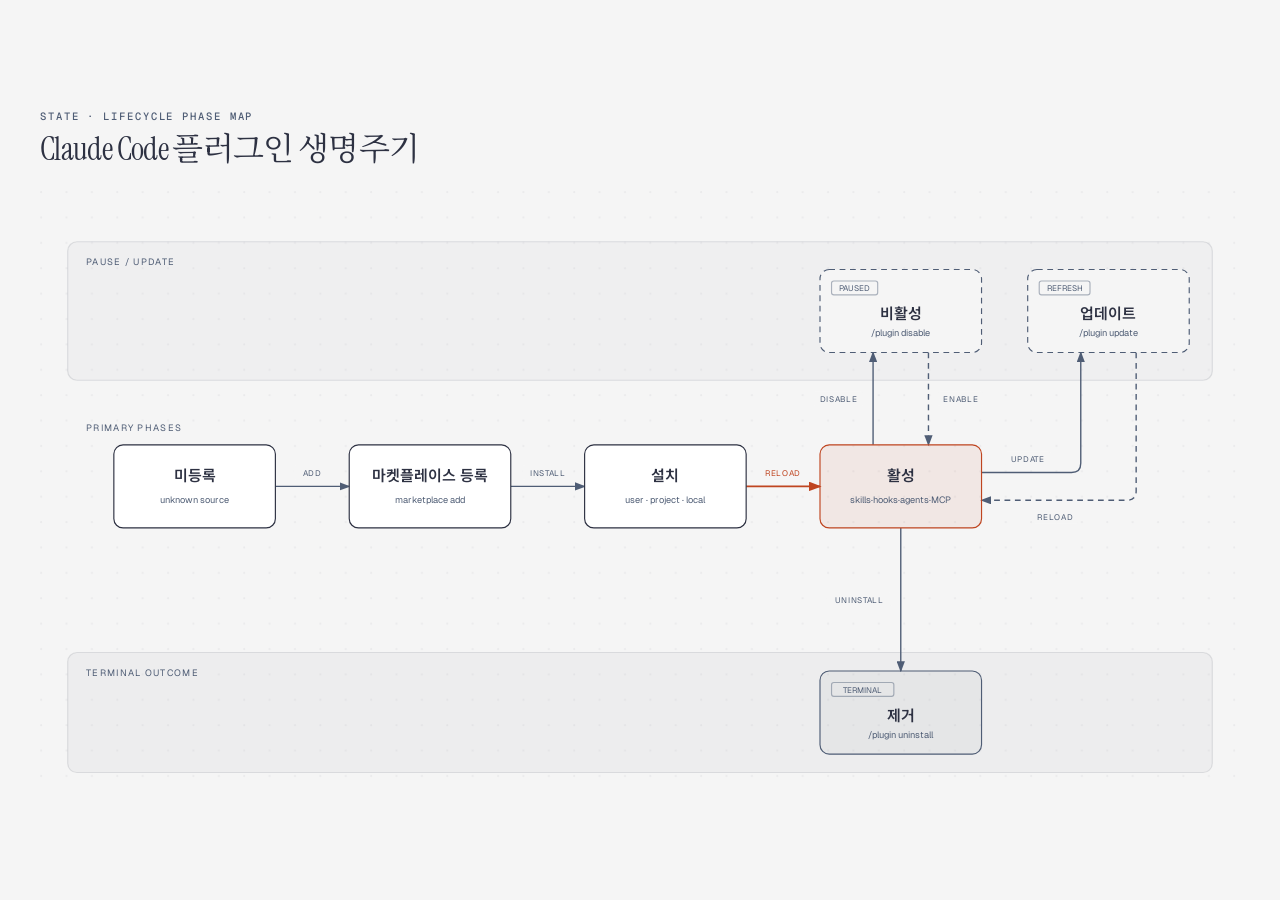
<file: 261023_15_claude/plugin-lifecycle.html>
<!DOCTYPE html>
<html lang="ko">
<head>
  <meta charset="UTF-8">
  <meta name="viewport" content="width=device-width, initial-scale=1.0">
  <title>Claude Code 플러그인 생명주기 · State machine</title>
  <link href="https://fonts.googleapis.com/css2?family=Instrument+Serif:ital@0;1&family=Geist:wght@400;500;600&family=Geist+Mono:wght@400;500;600&family=Noto+Sans+KR:wght@400;500;600&family=Noto+Serif+KR:wght@400&display=swap" rel="stylesheet">
  <style>
    *, *::before, *::after { box-sizing: border-box; margin: 0; padding: 0; }
    :root { --color-paper:#f5f5f5; --color-ink:#2d3142; --color-muted:#4f5d75; --color-accent:#bf4520; --font-sans:'Geist','Noto Sans KR',system-ui,sans-serif; --font-serif:'Instrument Serif','Noto Serif KR',serif; --font-mono:'Geist Mono',ui-monospace,monospace; }
    body { font-family:var(--font-sans); background:var(--color-paper); color:var(--color-ink); min-height:100vh; display:flex; align-items:center; justify-content:center; padding:3rem 2rem; }
    .frame { max-width:1200px; width:100%; }
    .scroll { overflow-x:auto; }
    .eyebrow { font-family:var(--font-mono); font-size:0.66rem; font-weight:500; letter-spacing:0.18em; text-transform:uppercase; color:var(--color-muted); margin-bottom:0.5rem; }
    h1 { font-family:var(--font-serif); font-size:clamp(1.5rem,2.4vw + 0.75rem,2rem); font-weight:400; letter-spacing:-0.02em; line-height:1.15; color:var(--color-ink); margin-bottom:1.5rem; }
    svg { width:100%; min-width:1040px; display:block; }
    svg text { font-family:'Geist','Noto Sans KR','Malgun Gothic',sans-serif; }
  </style>
</head>
<body>
  <div class="frame">
    <p class="eyebrow">State · Lifecycle phase map</p>
    <h1>Claude Code 플러그인 생명주기</h1>

    <div class="scroll">
    <svg viewBox="0 0 1040 520" xmlns="http://www.w3.org/2000/svg" role="img" aria-labelledby="plugin-lifecycle-title plugin-lifecycle-desc">
      <title id="plugin-lifecycle-title">Claude Code 플러그인 생명주기</title>
      <desc id="plugin-lifecycle-desc">플러그인이 미등록에서 마켓플레이스 등록, 설치를 거쳐 활성 상태가 되고, 활성 상태에서 비활성·업데이트를 오가다가 제거로 끝나는 생명주기.</desc>
      <defs>
        <pattern id="plugin-lifecycle-dots" width="22" height="22" patternUnits="userSpaceOnUse"><circle cx="1" cy="1" r="0.9" fill="rgba(45,49,66,0.10)"/></pattern>
        <marker id="plugin-lifecycle-arrow" markerWidth="8" markerHeight="6" refX="7" refY="3" orient="auto"><polygon points="0 0,8 3,0 6" fill="#4f5d75"/></marker>
        <marker id="plugin-lifecycle-arrow-accent" markerWidth="8" markerHeight="6" refX="7" refY="3" orient="auto"><polygon points="0 0,8 3,0 6" fill="#bf4520"/></marker>
      </defs>

      <rect width="100%" height="100%" fill="#f5f5f5"/>
      <rect width="100%" height="100%" fill="url(#plugin-lifecycle-dots)" opacity="0.55"/>
      <rect x="24" y="44" width="992" height="120" rx="8" fill="rgba(79,93,117,0.035)" stroke="rgba(45,49,66,0.12)"/>
      <rect x="24" y="400" width="992" height="104" rx="8" fill="rgba(45,49,66,0.035)" stroke="rgba(45,49,66,0.12)"/>
      <text x="40" y="64" fill="#4f5d75" font-size="8" font-family="'Geist Mono',monospace" letter-spacing="0.14em">PAUSE / UPDATE</text>
      <text x="40" y="208" fill="#4f5d75" font-size="8" font-family="'Geist Mono',monospace" letter-spacing="0.14em">PRIMARY PHASES</text>
      <text x="40" y="420" fill="#4f5d75" font-size="8" font-family="'Geist Mono',monospace" letter-spacing="0.14em">TERMINAL OUTCOME</text>

      <!-- Eight labeled transitions, drawn before states. -->
      <line x1="204" y1="256" x2="268" y2="256" stroke="#4f5d75" stroke-width="1.2" marker-end="url(#plugin-lifecycle-arrow)"/>
      <line x1="408" y1="256" x2="472" y2="256" stroke="#4f5d75" stroke-width="1.2" marker-end="url(#plugin-lifecycle-arrow)"/>
      <line x1="612" y1="256" x2="676" y2="256" stroke="#bf4520" stroke-width="1.4" marker-end="url(#plugin-lifecycle-arrow-accent)"/>
      <line x1="722" y1="220" x2="722" y2="140" stroke="#4f5d75" stroke-width="1.2" marker-end="url(#plugin-lifecycle-arrow)"/>
      <line x1="770" y1="140" x2="770" y2="220" stroke="#4f5d75" stroke-width="1.2" stroke-dasharray="5,4" marker-end="url(#plugin-lifecycle-arrow)"/>
      <path d="M816 244 H894 Q902 244 902 236 V140" fill="none" stroke="#4f5d75" stroke-width="1.2" marker-end="url(#plugin-lifecycle-arrow)"/>
      <path d="M950 140 V260 Q950 268 942 268 H816" fill="none" stroke="#4f5d75" stroke-width="1.2" stroke-dasharray="5,4" marker-end="url(#plugin-lifecycle-arrow)"/>
      <line x1="746" y1="292" x2="746" y2="416" stroke="#4f5d75" stroke-width="1.2" marker-end="url(#plugin-lifecycle-arrow)"/>

      <!-- Opaque masks keep every transition label clear of its stroke. -->
      <g font-family="'Geist Mono',monospace" font-size="7" text-anchor="middle" letter-spacing="0.08em" fill="#4f5d75">
        <rect x="220" y="238" width="32" height="12" rx="2" fill="#f5f5f5"/><text x="236" y="247">ADD</text>
        <rect x="418" y="238" width="44" height="12" rx="2" fill="#f5f5f5"/><text x="440" y="247">INSTALL</text>
        <rect x="624" y="238" width="40" height="12" rx="2" fill="#f5f5f5"/><text x="644" y="247" fill="#bf4520">RELOAD</text>
        <rect x="670" y="174" width="44" height="12" rx="2" fill="#f5f5f5"/><text x="692" y="183">DISABLE</text>
        <rect x="778" y="174" width="40" height="12" rx="2" fill="#f5f5f5"/><text x="798" y="183">ENABLE</text>
        <rect x="836" y="226" width="40" height="12" rx="2" fill="#f5f5f5"/><text x="856" y="235">UPDATE</text>
        <rect x="860" y="276" width="40" height="12" rx="2" fill="#f5f5f5"/><text x="880" y="285">RELOAD</text>
        <rect x="682" y="348" width="56" height="12" rx="2" fill="#f5f5f5"/><text x="710" y="357">UNINSTALL</text>
      </g>

      <!-- Primary rail: four phases. -->
      <g text-anchor="middle">
        <g><rect x="64" y="220" width="140" height="72" rx="8" fill="#fff" stroke="#2d3142"/><text x="134" y="251" fill="#2d3142" font-size="13" font-weight="600">미등록</text><text x="134" y="270" fill="#4f5d75" font-size="8" font-family="'Geist Mono',monospace">unknown source</text></g>
        <g><rect x="268" y="220" width="140" height="72" rx="8" fill="#fff" stroke="#2d3142"/><text x="338" y="251" fill="#2d3142" font-size="13" font-weight="600">마켓플레이스 등록</text><text x="338" y="270" fill="#4f5d75" font-size="8" font-family="'Geist Mono',monospace">marketplace add</text></g>
        <g><rect x="472" y="220" width="140" height="72" rx="8" fill="#fff" stroke="#2d3142"/><text x="542" y="251" fill="#2d3142" font-size="13" font-weight="600">설치</text><text x="542" y="270" fill="#4f5d75" font-size="8" font-family="'Geist Mono',monospace">user · project · local</text></g>
        <g><rect x="676" y="220" width="140" height="72" rx="8" fill="rgba(191,69,32,0.08)" stroke="#bf4520"/><text x="746" y="251" fill="#2d3142" font-size="13" font-weight="600">활성</text><text x="746" y="270" fill="#4f5d75" font-size="8" font-family="'Geist Mono',monospace">skills·hooks·agents·MCP</text></g>
      </g>

      <!-- Supporting states. -->
      <g text-anchor="middle">
        <g><rect x="676" y="68" width="140" height="72" rx="8" fill="#f5f5f5" stroke="#4f5d75" stroke-dasharray="5,4"/><rect x="686" y="78" width="40" height="12" rx="2" fill="none" stroke="rgba(79,93,117,0.45)"/><text x="706" y="87" fill="#4f5d75" font-size="7" font-family="'Geist Mono',monospace">PAUSED</text><text x="746" y="111" fill="#2d3142" font-size="13" font-weight="600">비활성</text><text x="746" y="126" fill="#4f5d75" font-size="8" font-family="'Geist Mono',monospace">/plugin disable</text></g>
        <g><rect x="856" y="68" width="140" height="72" rx="8" fill="#f5f5f5" stroke="#4f5d75" stroke-dasharray="5,4"/><rect x="866" y="78" width="44" height="12" rx="2" fill="none" stroke="rgba(79,93,117,0.45)"/><text x="888" y="87" fill="#4f5d75" font-size="7" font-family="'Geist Mono',monospace">REFRESH</text><text x="926" y="111" fill="#2d3142" font-size="13" font-weight="600">업데이트</text><text x="926" y="126" fill="#4f5d75" font-size="8" font-family="'Geist Mono',monospace">/plugin update</text></g>
      </g>

      <!-- Terminal outcome. -->
      <g text-anchor="middle">
        <g><rect x="676" y="416" width="140" height="72" rx="8" fill="rgba(45,49,66,0.04)" stroke="#4f5d75"/><rect x="686" y="426" width="54" height="12" rx="2" fill="none" stroke="rgba(79,93,117,0.45)"/><text x="713" y="435" fill="#4f5d75" font-size="7" font-family="'Geist Mono',monospace">TERMINAL</text><text x="746" y="459" fill="#2d3142" font-size="13" font-weight="600">제거</text><text x="746" y="474" fill="#4f5d75" font-size="8" font-family="'Geist Mono',monospace">/plugin uninstall</text></g>
      </g>
    </svg>
    </div>
  </div>
</body>
</html>
</file>
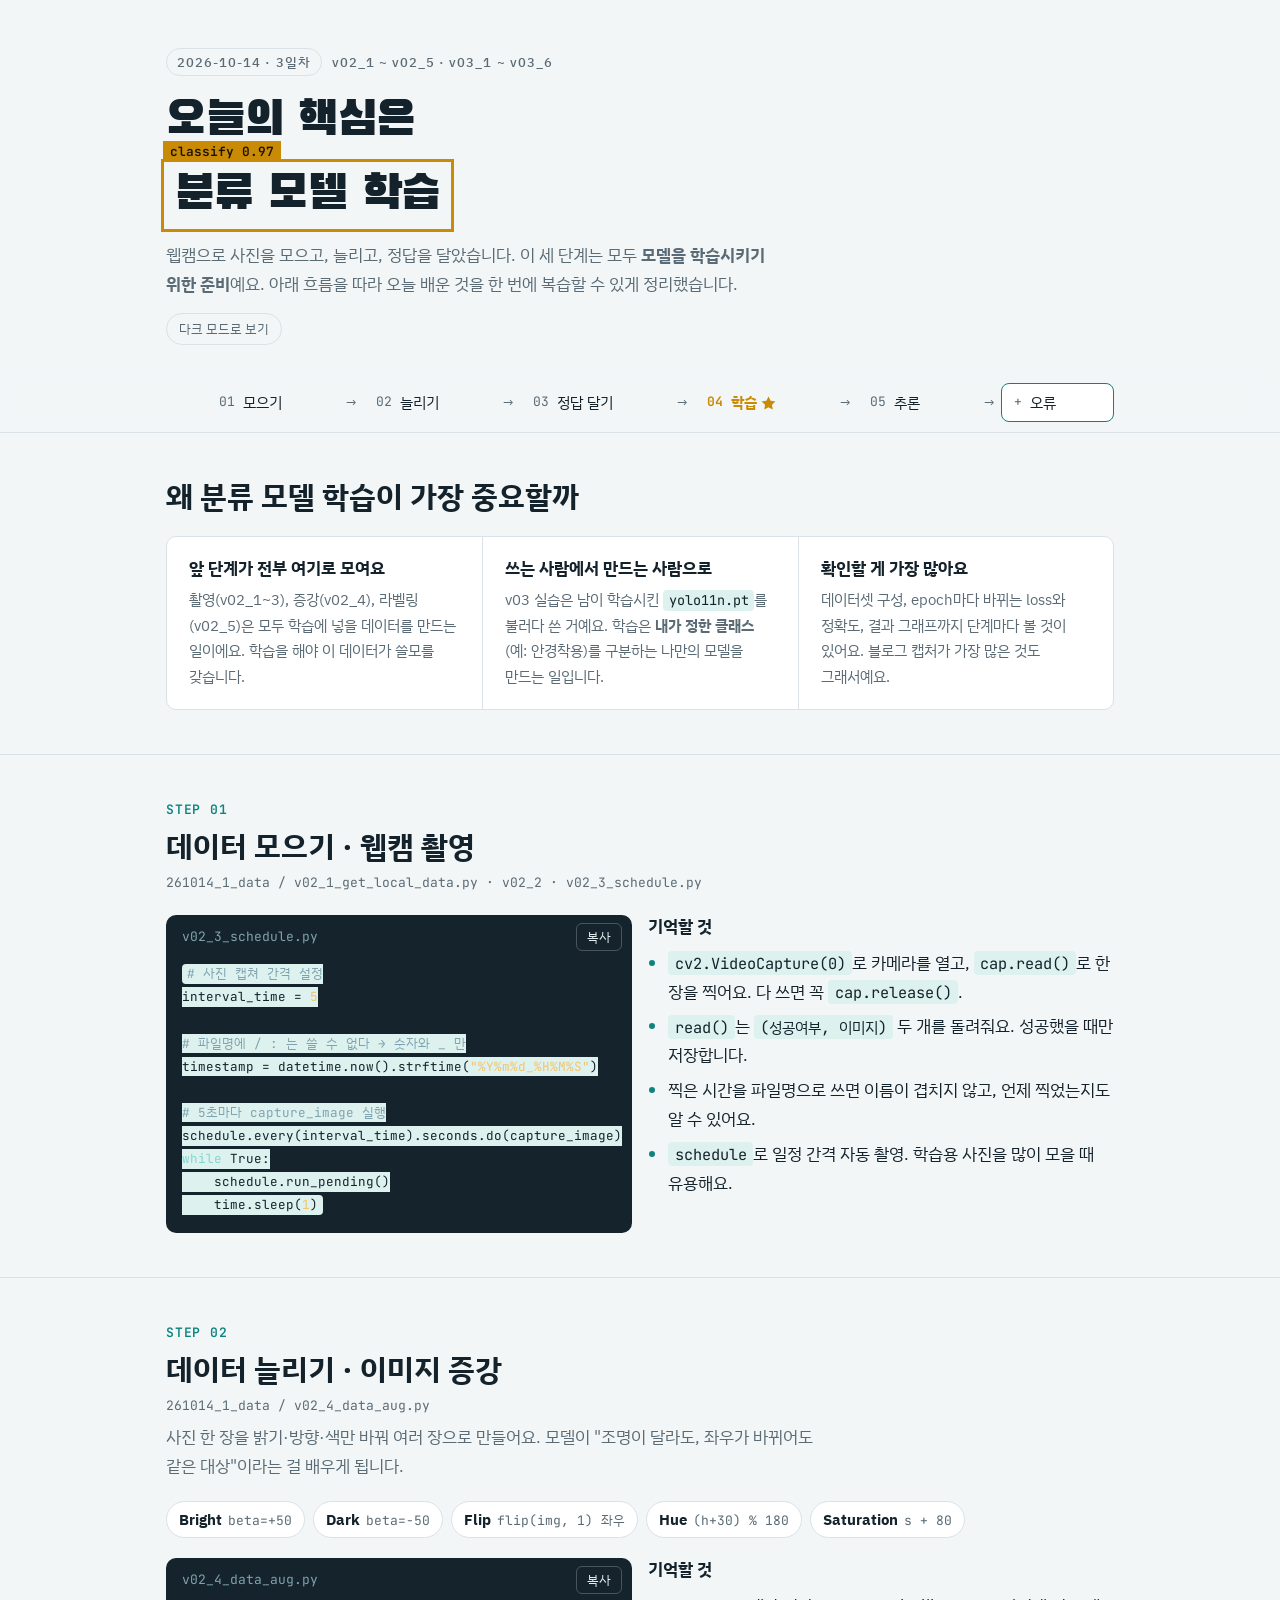
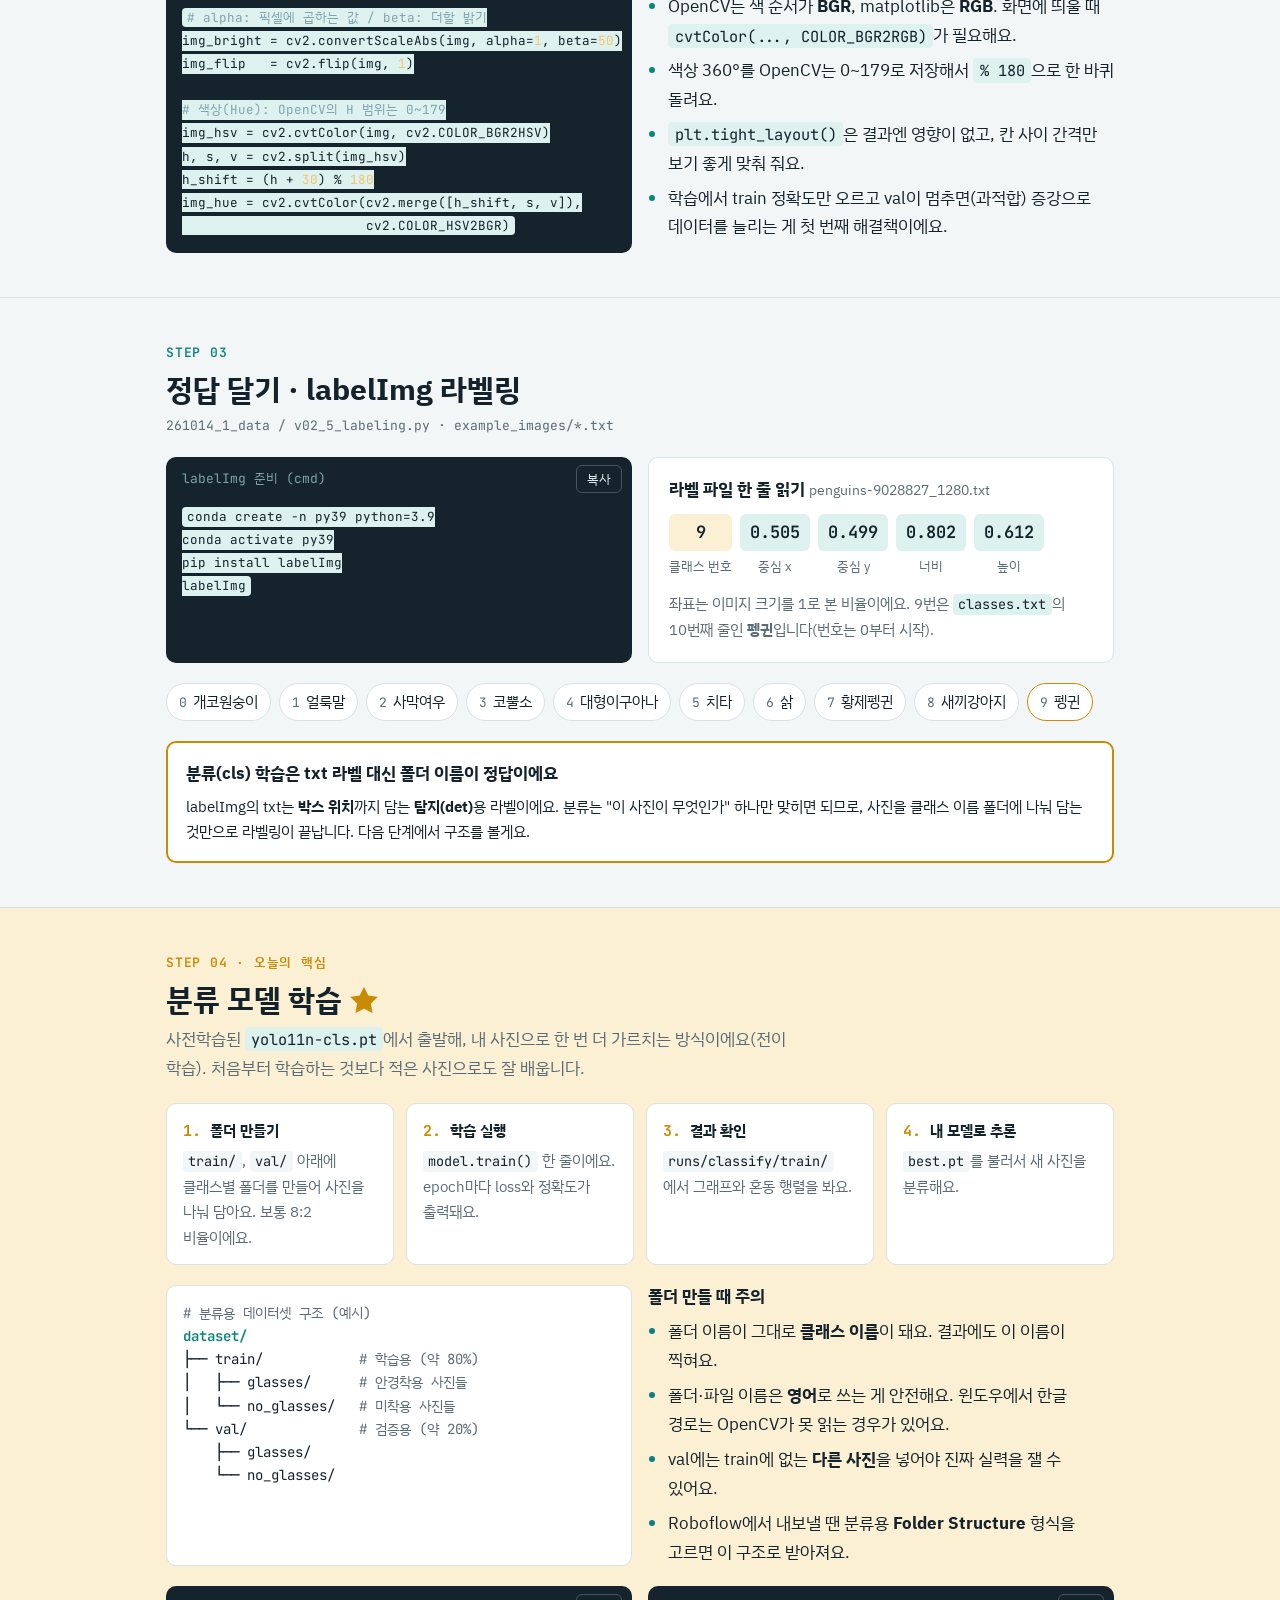
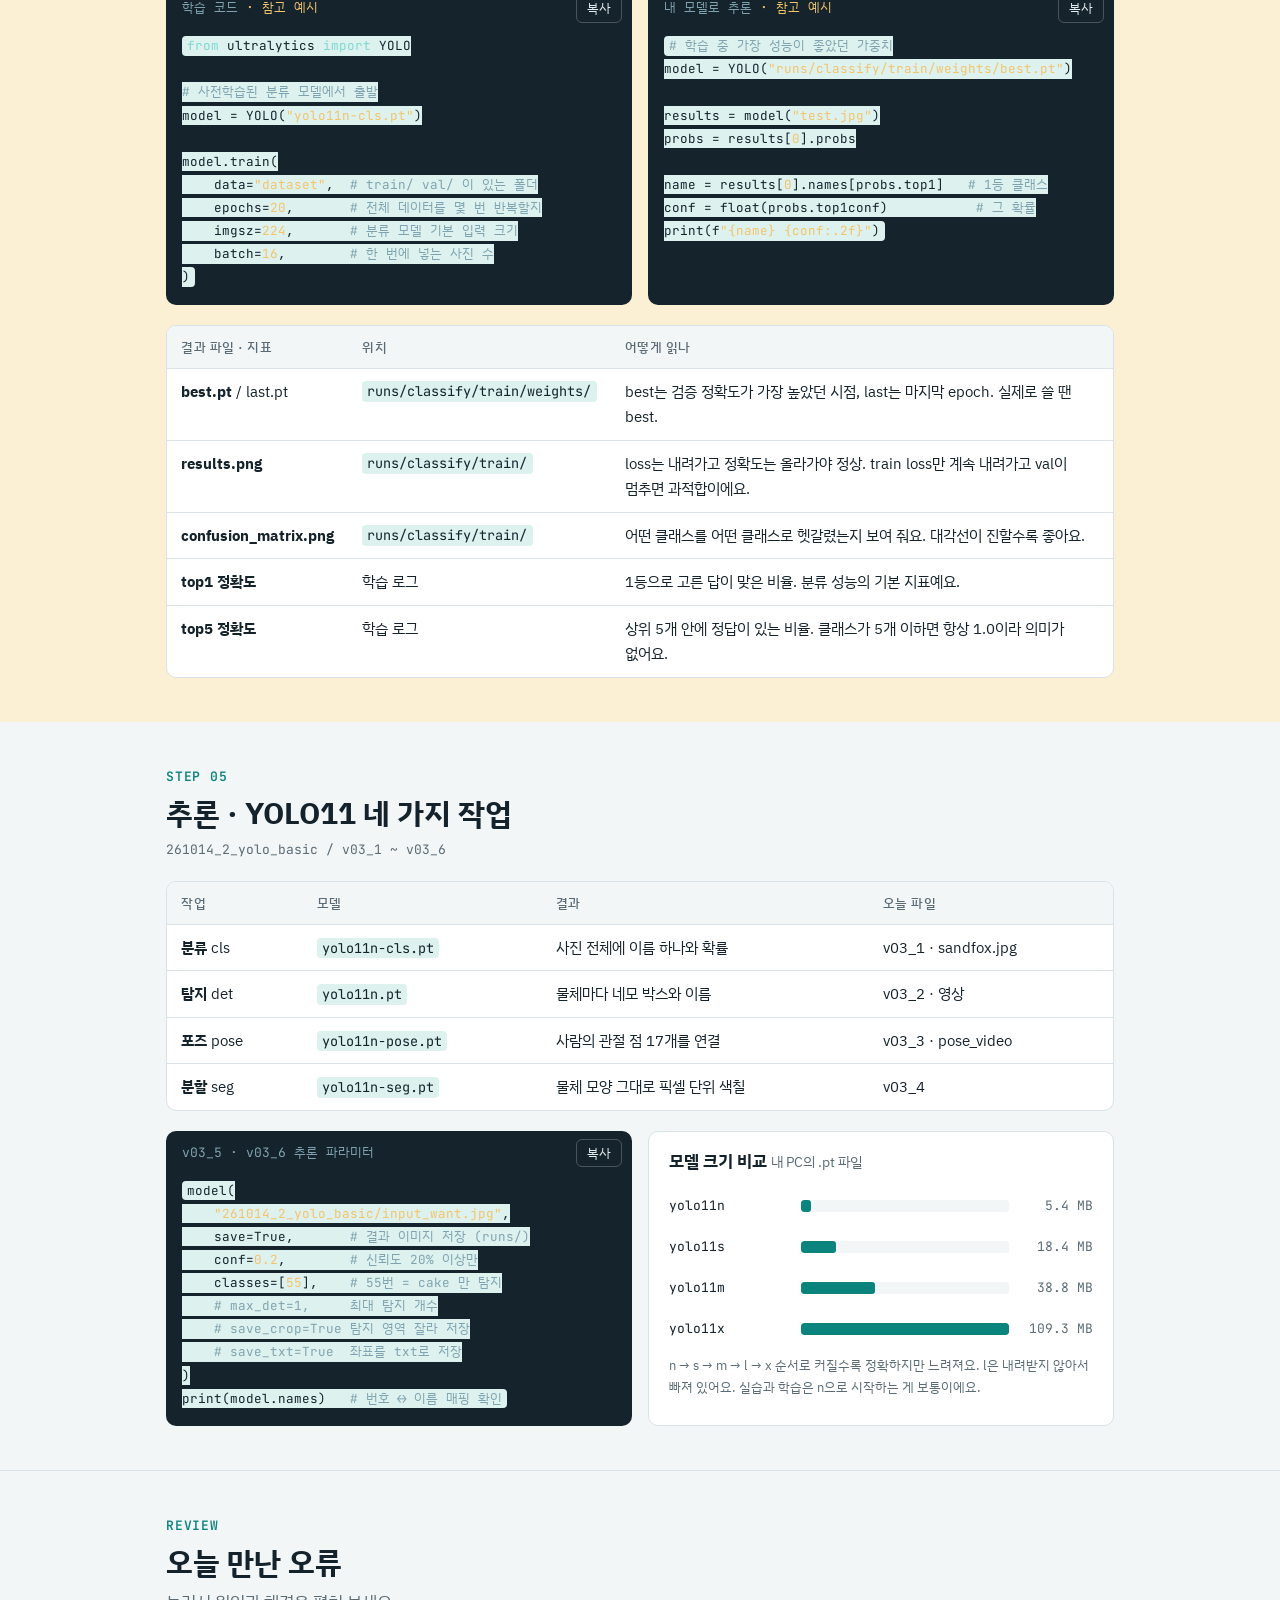
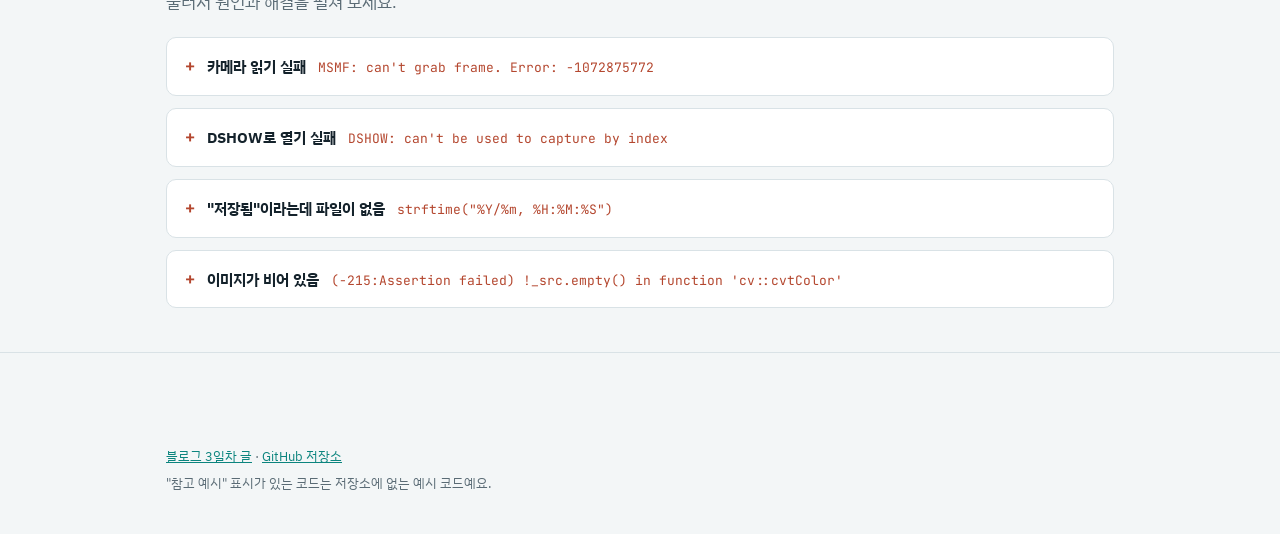
<file: docs/261014_cls_train_note.html>
<!doctype html>
<html lang="ko">
<head>
<meta charset="utf-8">
<meta name="viewport" content="width=device-width, initial-scale=1, viewport-fit=cover">
<title>분류 모델 학습 노트</title>
<meta name="claude:viewport-fit-sides" content="cover">
<link rel="preconnect" href="https://fonts.googleapis.com">
<link rel="preconnect" href="https://fonts.gstatic.com" crossorigin>
<link rel="stylesheet" href="https://fonts.googleapis.com/css2?family=Black+Han+Sans&family=IBM+Plex+Sans+KR:wght@400;500;700&family=JetBrains+Mono:wght@400;600&display=swap">
<style>
/* Layout: 한 줄 파이프라인(01→05)을 따라 내려가는 학습 노트. 04 학습 단계만 넓은 강조 패널. */
:root {
  --bg: #F3F6F7;
  --surface: #FFFFFF;
  --ink: #14222B;
  --muted: #5A6B75;
  --line: #D9E2E6;
  --accent: #0B847E;        /* YOLO 박스 색에서 따온 청록 */
  --accent-soft: #DDF1EF;
  --key: #C98A05;           /* ★ 핵심 단계 표시 */
  --key-soft: #FBF0D3;
  --code-bg: #15232C;
  --code-ink: #E3ECEF;
  --code-cm: #7FA3AE;
  --code-str: #F2C46B;
  --warn: #B4472F;

  --f-display: "Black Han Sans", "IBM Plex Sans KR", "Malgun Gothic", sans-serif;
  --f-body: "IBM Plex Sans KR", "Malgun Gothic", "Apple SD Gothic Neo", sans-serif;
  --f-mono: "JetBrains Mono", "D2Coding", Consolas, "IBM Plex Sans KR", "Malgun Gothic", monospace;

  --s-xs: .8125rem; --s-sm: .9375rem; --s-md: 1.0625rem; --s-lg: 1.375rem; --s-xl: 1.875rem; --s-2xl: clamp(2rem, 5vw, 3rem);
  --r: 10px;
  color-scheme: light;
}
@media (prefers-color-scheme: dark) {
  :root:not([data-theme="light"]) {
    --bg: #0F1A20; --surface: #16242C; --ink: #E4EDF0; --muted: #94A8B1; --line: #26363F;
    --accent: #3CC7BE; --accent-soft: #123532; --key: #F0B93A; --key-soft: #3A2E10;
    --code-bg: #0A1318; --code-ink: #E3ECEF; --code-cm: #6F939E; --code-str: #F2C46B; --warn: #F07A5E;
    color-scheme: dark;
  }
}
:root[data-theme="dark"] {
  --bg: #0F1A20; --surface: #16242C; --ink: #E4EDF0; --muted: #94A8B1; --line: #26363F;
  --accent: #3CC7BE; --accent-soft: #123532; --key: #F0B93A; --key-soft: #3A2E10;
  --code-bg: #0A1318; --code-ink: #E3ECEF; --code-cm: #6F939E; --code-str: #F2C46B; --warn: #F07A5E;
  color-scheme: dark;
}

* { box-sizing: border-box; }
html { scroll-behavior: smooth; scroll-padding-top: 72px; }
@media (prefers-reduced-motion: reduce) { html { scroll-behavior: auto; } * { transition: none !important; } }
body {
  margin: 0; background: var(--bg); color: var(--ink);
  font-family: var(--f-body); font-size: var(--s-md); line-height: 1.7;
  -webkit-font-smoothing: antialiased; word-break: keep-all; overflow-wrap: break-word;
}
.wrap {
  max-width: 980px; margin: 0 auto;
  padding-left: max(16px, env(safe-area-inset-left, 0px));
  padding-right: max(16px, env(safe-area-inset-right, 0px));
}
h1, h2, h3 { text-wrap: balance; margin: 0; line-height: 1.3; }
p { margin: 0; }
a { color: var(--accent); }
:focus-visible { outline: 3px solid var(--accent); outline-offset: 2px; border-radius: 4px; }
code { font-family: var(--f-mono); font-size: .9em; background: var(--accent-soft); color: var(--ink); padding: .1em .4em; border-radius: 4px; }

/* ---------- 헤더 ---------- */
header.hero { padding-block: 48px 28px; }
.hero .wrap { display: grid; gap: 14px; }
.eyebrow { font-size: var(--s-xs); letter-spacing: .08em; color: var(--muted); font-weight: 500; display: flex; gap: 10px; flex-wrap: wrap; align-items: center; }
.eyebrow .tag { border: 1px solid var(--line); padding: 2px 10px; border-radius: 999px; }
.hero h1 { font-family: var(--f-display); font-weight: 400; font-size: var(--s-2xl); letter-spacing: -.01em; }
.hero h1 .box {
  position: relative; display: inline-block; padding: 0 .18em; margin-top: .25em;
  outline: 3px solid var(--key); outline-offset: 2px;
}
.hero h1 .box::before {
  content: "classify 0.97"; position: absolute; left: -3px; bottom: 100%; margin-bottom: 2px;
  font-family: var(--f-mono); font-size: .8rem; font-weight: 600; letter-spacing: 0;
  background: var(--key); color: #1B1300; padding: 1px 7px; line-height: 1.5; white-space: nowrap;
}
.hero .lead { color: var(--muted); max-width: 62ch; font-size: var(--s-md); }
.theme-btn {
  justify-self: start; font: inherit; font-size: var(--s-xs); color: var(--muted);
  background: transparent; border: 1px solid var(--line); border-radius: 999px; padding: 4px 12px; cursor: pointer;
}
.theme-btn:hover { color: var(--ink); border-color: var(--muted); }

/* ---------- 파이프라인 내비 ---------- */
nav.pipe {
  position: sticky; top: env(safe-area-inset-top, 0px); z-index: 10;
  background: color-mix(in srgb, var(--bg) 88%, transparent);
  backdrop-filter: blur(8px); -webkit-backdrop-filter: blur(8px);
  border-bottom: 1px solid var(--line);
}
nav.pipe ol {
  list-style: none; margin: 0; padding-block: 10px; display: flex; gap: 6px; overflow-x: auto; scrollbar-width: none;
}
nav.pipe ol::-webkit-scrollbar { display: none; }
nav.pipe li { flex: 1 0 auto; display: flex; align-items: center; gap: 6px; }
nav.pipe li:not(:last-child)::after { content: "→"; color: var(--muted); font-size: var(--s-xs); }
nav.pipe a {
  flex: 1; display: flex; align-items: center; gap: 8px; text-decoration: none; color: var(--ink);
  padding: 6px 12px; border-radius: 8px; border: 1px solid transparent; white-space: nowrap; font-size: var(--s-sm);
  transition: background .15s, border-color .15s;
}
nav.pipe a .n { font-family: var(--f-mono); font-size: var(--s-xs); color: var(--muted); }
nav.pipe a:hover { background: var(--surface); border-color: var(--line); }
nav.pipe a.on { background: var(--surface); border-color: var(--accent); }
nav.pipe a.key { color: var(--key); font-weight: 700; }
nav.pipe a.key .n { color: var(--key); }

/* ---------- 섹션 공통 ---------- */
main { display: grid; gap: 0; padding-bottom: 64px; }
section { padding-block: 44px; border-bottom: 1px solid var(--line); }
section > .wrap { display: grid; gap: 20px; }
.sec-head { display: grid; gap: 6px; }
.sec-head .step { font-family: var(--f-mono); font-size: var(--s-xs); color: var(--accent); letter-spacing: .06em; font-weight: 600; }
.sec-head h2 { font-size: var(--s-xl); font-weight: 700; }
.sec-head .files { font-family: var(--f-mono); font-size: var(--s-xs); color: var(--muted); }
.sec-head p.desc { color: var(--muted); max-width: 65ch; }

.cols { display: grid; grid-template-columns: repeat(auto-fit, minmax(min(100%, 280px), 1fr)); gap: 16px; }
.cols > * { min-width: 0; }
h3 { font-size: var(--s-md); font-weight: 700; }
.points { margin: 0; padding-left: 1.2em; display: grid; gap: 6px; }
.points li::marker { color: var(--accent); }

/* ---------- 왜 핵심인가 ---------- */
.why { display: grid; grid-template-columns: repeat(auto-fit, minmax(min(100%, 260px), 1fr)); gap: 0; border: 1px solid var(--line); border-radius: var(--r); background: var(--surface); }
.why > div { padding: 20px 22px; display: grid; gap: 8px; align-content: start; min-width: 0; }
.why > div + div { border-left: 1px solid var(--line); }
@media (max-width: 860px) { .why > div + div { border-left: 0; border-top: 1px solid var(--line); } }
.why h3 { font-size: var(--s-md); }
.why p { color: var(--muted); font-size: var(--s-sm); }

/* ---------- 코드 블록 ---------- */
.code { position: relative; background: var(--code-bg); border-radius: var(--r); min-width: 0; }
.code .bar { display: flex; justify-content: space-between; align-items: center; gap: 8px; padding: 8px 10px 0 16px; }
.code .fname { font-family: var(--f-mono); font-size: var(--s-xs); color: var(--code-cm); overflow: hidden; text-overflow: ellipsis; white-space: nowrap; }
.code .ref { color: var(--code-str); }
.copy {
  font: inherit; font-size: var(--s-xs); color: var(--code-ink); background: transparent;
  border: 1px solid color-mix(in srgb, var(--code-ink) 25%, transparent); border-radius: 6px; padding: 2px 10px; cursor: pointer; flex: none;
}
.copy:hover { border-color: var(--code-ink); }
pre { margin: 0; padding: 12px 16px 16px; overflow-x: auto; font-family: var(--f-mono); font-size: .875rem; line-height: 1.65; color: var(--code-ink); tab-size: 4; }
pre .c { color: var(--code-cm); }
pre .s { color: var(--code-str); }
pre .k { color: #7FD8D1; }

/* ---------- 증강 칩 ---------- */
.chips { display: flex; flex-wrap: wrap; gap: 8px; }
.chip { display: inline-flex; align-items: baseline; gap: 6px; padding: 5px 12px; border-radius: 999px; background: var(--surface); border: 1px solid var(--line); font-size: var(--s-sm); }
.chip b { font-weight: 700; }
.chip small { font-family: var(--f-mono); color: var(--muted); font-size: var(--s-xs); }

/* ---------- 라벨 한 줄 해부 ---------- */
.anatomy { background: var(--surface); border: 1px solid var(--line); border-radius: var(--r); padding: 20px; display: grid; gap: 14px; min-width: 0; }
.anatomy .line { display: flex; flex-wrap: wrap; gap: 8px; font-family: var(--f-mono); font-size: var(--s-md); }
.anatomy .seg { display: grid; gap: 4px; text-align: center; }
.anatomy .seg span { padding: 4px 10px; border-radius: 6px; background: var(--accent-soft); font-weight: 600; font-variant-numeric: tabular-nums; }
.anatomy .seg.cls span { background: var(--key-soft); }
.anatomy .seg small { font-family: var(--f-body); font-size: var(--s-xs); color: var(--muted); }
.anatomy p { font-size: var(--s-sm); color: var(--muted); }

/* ---------- 핵심 단계 패널 ---------- */
section.key { background: var(--key-soft); border-bottom: 0; }
section.key .sec-head .step { color: var(--key); }
section.key .sec-head h2::after { content: " ★"; color: var(--key); }
.callout { border: 2px solid var(--key); border-radius: var(--r); padding: 16px 18px; background: var(--surface); display: grid; gap: 6px; }
.callout strong { color: var(--ink); }
.callout p { font-size: var(--s-sm); }

.tree { background: var(--surface); border: 1px solid var(--line); border-radius: var(--r); min-width: 0; }
.tree pre { color: var(--ink); padding: 16px; }
.tree pre .c { color: var(--muted); }
.tree pre .k { color: var(--accent); font-weight: 600; }

.flow { display: grid; grid-template-columns: repeat(auto-fit, minmax(min(100%, 200px), 1fr)); gap: 12px; counter-reset: f; }
.flow > div { background: var(--surface); border: 1px solid var(--line); border-radius: var(--r); padding: 14px 16px; display: grid; gap: 4px; align-content: start; min-width: 0; }
.flow b { font-size: var(--s-sm); }
.flow b::before { counter-increment: f; content: counter(f) ". "; color: var(--key); font-family: var(--f-mono); }
.flow p { font-size: var(--s-sm); color: var(--muted); }
.flow code { background: var(--bg); }

/* ---------- 표 ---------- */
.tbl { overflow-x: auto; border: 1px solid var(--line); border-radius: var(--r); background: var(--surface); }
table { border-collapse: collapse; width: 100%; font-size: var(--s-sm); }
th, td { text-align: left; padding: 10px 14px; border-bottom: 1px solid var(--line); vertical-align: top; }
tr:last-child td { border-bottom: 0; }
th { font-size: var(--s-xs); color: var(--muted); font-weight: 500; letter-spacing: .04em; white-space: nowrap; background: var(--bg); }
td.nw { white-space: nowrap; }

/* ---------- 모델 크기 막대 ---------- */
.bars { display: grid; gap: 10px; background: var(--surface); border: 1px solid var(--line); border-radius: var(--r); padding: 18px 20px; min-width: 0; }
.bar-row { display: grid; grid-template-columns: 7.5rem 1fr 4.5rem; gap: 12px; align-items: center; font-size: var(--s-sm); }
.bar-row .nm { font-family: var(--f-mono); font-size: var(--s-xs); }
.bar-row .track { height: 12px; background: var(--bg); border-radius: 3px; overflow: hidden; }
.bar-row .fill { height: 100%; background: var(--accent); border-radius: 3px; }
.bar-row .v { font-family: var(--f-mono); font-size: var(--s-xs); text-align: right; font-variant-numeric: tabular-nums; color: var(--muted); }
.bars .note { font-size: var(--s-xs); color: var(--muted); }
@media (max-width: 480px) { .bar-row { grid-template-columns: 6rem 1fr 3.8rem; gap: 8px; } }

/* ---------- 오류 기록 ---------- */
.errs { display: grid; gap: 12px; }
details.err { background: var(--surface); border: 1px solid var(--line); border-radius: var(--r); }
details.err summary { cursor: pointer; padding: 14px 18px; display: flex; gap: 12px; align-items: baseline; flex-wrap: wrap; list-style: none; }
details.err summary::-webkit-details-marker { display: none; }
details.err summary::before { content: "+"; font-family: var(--f-mono); color: var(--warn); font-weight: 600; width: 1ch; }
details.err[open] summary::before { content: "−"; }
details.err summary .msg { font-family: var(--f-mono); font-size: var(--s-xs); color: var(--warn); word-break: break-all; }
details.err summary b { font-size: var(--s-sm); }
details.err .body { padding: 0 18px 16px 42px; display: grid; gap: 6px; font-size: var(--s-sm); }
details.err .body p span { color: var(--muted); display: inline-block; min-width: 3em; }


footer { padding-block: 28px 40px; color: var(--muted); font-size: var(--s-xs); }
footer .wrap { display: grid; gap: 4px; }
</style>
</head>
<body>

<header class="hero">
  <div class="wrap">
    <div class="eyebrow"><span class="tag">2026-10-14 · 3일차</span><span>v02_1 ~ v02_5 · v03_1 ~ v03_6</span></div>
    <h1>오늘의 핵심은<br><span class="box">분류 모델 학습</span></h1>
    <p class="lead">웹캠으로 사진을 모으고, 늘리고, 정답을 달았습니다. 이 세 단계는 모두 <strong>모델을 학습시키기 위한 준비</strong>예요. 아래 흐름을 따라 오늘 배운 것을 한 번에 복습할 수 있게 정리했습니다.</p>
    <button class="theme-btn" id="themeBtn" type="button">다크 모드로 보기</button>
  </div>
</header>

<nav class="pipe" aria-label="학습 흐름">
  <div class="wrap">
    <ol>
      <li><a href="#collect"><span class="n">01</span>모으기</a></li>
      <li><a href="#augment"><span class="n">02</span>늘리기</a></li>
      <li><a href="#label"><span class="n">03</span>정답 달기</a></li>
      <li><a href="#train" class="key"><span class="n">04</span>학습 ★</a></li>
      <li><a href="#infer"><span class="n">05</span>추론</a></li>
      <li><a href="#review"><span class="n">+</span>오류</a></li>
    </ol>
  </div>
</nav>

<main>

<!-- 왜 핵심인가 -->
<section id="why">
  <div class="wrap">
    <div class="sec-head">
      <h2>왜 분류 모델 학습이 가장 중요할까</h2>
    </div>
    <div class="why">
      <div>
        <h3>앞 단계가 전부 여기로 모여요</h3>
        <p>촬영(v02_1~3), 증강(v02_4), 라벨링(v02_5)은 모두 학습에 넣을 데이터를 만드는 일이에요. 학습을 해야 이 데이터가 쓸모를 갖습니다.</p>
      </div>
      <div>
        <h3>쓰는 사람에서 만드는 사람으로</h3>
        <p>v03 실습은 남이 학습시킨 <code>yolo11n.pt</code>를 불러다 쓴 거예요. 학습은 <strong>내가 정한 클래스</strong>(예: 안경착용)를 구분하는 나만의 모델을 만드는 일입니다.</p>
      </div>
      <div>
        <h3>확인할 게 가장 많아요</h3>
        <p>데이터셋 구성, epoch마다 바뀌는 loss와 정확도, 결과 그래프까지 단계마다 볼 것이 있어요. 블로그 캡처가 가장 많은 것도 그래서예요.</p>
      </div>
    </div>
  </div>
</section>

<!-- 01 모으기 -->
<section id="collect">
  <div class="wrap">
    <div class="sec-head">
      <span class="step">STEP 01</span>
      <h2>데이터 모으기 · 웹캠 촬영</h2>
      <span class="files">261014_1_data / v02_1_get_local_data.py · v02_2 · v02_3_schedule.py</span>
    </div>
    <div class="cols">
      <div class="code">
        <div class="bar"><span class="fname">v02_3_schedule.py</span><button class="copy" type="button">복사</button></div>
<pre><code><span class="c"># 사진 캡쳐 간격 설정</span>
interval_time = <span class="s">5</span>

<span class="c"># 파일명에 / : 는 쓸 수 없다 → 숫자와 _ 만</span>
timestamp = datetime.now().strftime(<span class="s">"%Y%m%d_%H%M%S"</span>)

<span class="c"># 5초마다 capture_image 실행</span>
schedule.every(interval_time).seconds.do(capture_image)
<span class="k">while</span> True:
    schedule.run_pending()
    time.sleep(<span class="s">1</span>)</code></pre>
      </div>
      <div style="display:grid;gap:12px;align-content:start;min-width:0">
        <h3>기억할 것</h3>
        <ul class="points">
          <li><code>cv2.VideoCapture(0)</code>로 카메라를 열고, <code>cap.read()</code>로 한 장을 찍어요. 다 쓰면 꼭 <code>cap.release()</code>.</li>
          <li><code>read()</code>는 <code>(성공여부, 이미지)</code> 두 개를 돌려줘요. 성공했을 때만 저장합니다.</li>
          <li>찍은 시간을 파일명으로 쓰면 이름이 겹치지 않고, 언제 찍었는지도 알 수 있어요.</li>
          <li><code>schedule</code>로 일정 간격 자동 촬영. 학습용 사진을 많이 모을 때 유용해요.</li>
        </ul>
      </div>
    </div>
  </div>
</section>

<!-- 02 늘리기 -->
<section id="augment">
  <div class="wrap">
    <div class="sec-head">
      <span class="step">STEP 02</span>
      <h2>데이터 늘리기 · 이미지 증강</h2>
      <span class="files">261014_1_data / v02_4_data_aug.py</span>
      <p class="desc">사진 한 장을 밝기·방향·색만 바꿔 여러 장으로 만들어요. 모델이 "조명이 달라도, 좌우가 바뀌어도 같은 대상"이라는 걸 배우게 됩니다.</p>
    </div>
    <div class="chips" aria-label="오늘 만든 증강 이미지">
      <span class="chip"><b>Bright</b><small>beta=+50</small></span>
      <span class="chip"><b>Dark</b><small>beta=-50</small></span>
      <span class="chip"><b>Flip</b><small>flip(img, 1) 좌우</small></span>
      <span class="chip"><b>Hue</b><small>(h+30) % 180</small></span>
      <span class="chip"><b>Saturation</b><small>s + 80</small></span>
    </div>
    <div class="cols">
      <div class="code">
        <div class="bar"><span class="fname">v02_4_data_aug.py</span><button class="copy" type="button">복사</button></div>
<pre><code><span class="c"># alpha: 픽셀에 곱하는 값 / beta: 더할 밝기</span>
img_bright = cv2.convertScaleAbs(img, alpha=<span class="s">1</span>, beta=<span class="s">50</span>)
img_flip   = cv2.flip(img, <span class="s">1</span>)

<span class="c"># 색상(Hue): OpenCV의 H 범위는 0~179</span>
img_hsv = cv2.cvtColor(img, cv2.COLOR_BGR2HSV)
h, s, v = cv2.split(img_hsv)
h_shift = (h + <span class="s">30</span>) % <span class="s">180</span>
img_hue = cv2.cvtColor(cv2.merge([h_shift, s, v]),
                       cv2.COLOR_HSV2BGR)</code></pre>
      </div>
      <div style="display:grid;gap:12px;align-content:start;min-width:0">
        <h3>기억할 것</h3>
        <ul class="points">
          <li>OpenCV는 색 순서가 <b>BGR</b>, matplotlib은 <b>RGB</b>. 화면에 띄울 때 <code>cvtColor(..., COLOR_BGR2RGB)</code>가 필요해요.</li>
          <li>색상 360°를 OpenCV는 0~179로 저장해서 <code>% 180</code>으로 한 바퀴 돌려요.</li>
          <li><code>plt.tight_layout()</code>은 결과엔 영향이 없고, 칸 사이 간격만 보기 좋게 맞춰 줘요.</li>
          <li>학습에서 train 정확도만 오르고 val이 멈추면(과적합) 증강으로 데이터를 늘리는 게 첫 번째 해결책이에요.</li>
        </ul>
      </div>
    </div>
  </div>
</section>

<!-- 03 정답 달기 -->
<section id="label">
  <div class="wrap">
    <div class="sec-head">
      <span class="step">STEP 03</span>
      <h2>정답 달기 · labelImg 라벨링</h2>
      <span class="files">261014_1_data / v02_5_labeling.py · example_images/*.txt</span>
    </div>
    <div class="cols">
      <div class="code">
        <div class="bar"><span class="fname">labelImg 준비 (cmd)</span><button class="copy" type="button">복사</button></div>
<pre><code>conda create -n py39 python=3.9
conda activate py39
pip install labelImg
labelImg</code></pre>
      </div>
      <div class="anatomy">
        <h3>라벨 파일 한 줄 읽기 <small style="color:var(--muted);font-weight:400">penguins-9028827_1280.txt</small></h3>
        <div class="line">
          <div class="seg cls"><span>9</span><small>클래스 번호</small></div>
          <div class="seg"><span>0.505</span><small>중심 x</small></div>
          <div class="seg"><span>0.499</span><small>중심 y</small></div>
          <div class="seg"><span>0.802</span><small>너비</small></div>
          <div class="seg"><span>0.612</span><small>높이</small></div>
        </div>
        <p>좌표는 이미지 크기를 1로 본 비율이에요. 9번은 <code>classes.txt</code>의 10번째 줄인 <b>펭귄</b>입니다(번호는 0부터 시작).</p>
      </div>
    </div>
    <div class="chips" aria-label="example_images/classes.txt 클래스 목록">
      <span class="chip"><small>0</small>개코원숭이</span><span class="chip"><small>1</small>얼룩말</span><span class="chip"><small>2</small>사막여우</span><span class="chip"><small>3</small>코뿔소</span><span class="chip"><small>4</small>대형이구아나</span><span class="chip"><small>5</small>치타</span><span class="chip"><small>6</small>삵</span><span class="chip"><small>7</small>황제펭귄</span><span class="chip"><small>8</small>새끼강아지</span><span class="chip" style="border-color:var(--key)"><small>9</small>펭귄</span>
    </div>
    <div class="callout">
      <strong>분류(cls) 학습은 txt 라벨 대신 폴더 이름이 정답이에요</strong>
      <p>labelImg의 txt는 <b>박스 위치</b>까지 담는 <b>탐지(det)</b>용 라벨이에요. 분류는 "이 사진이 무엇인가" 하나만 맞히면 되므로, 사진을 클래스 이름 폴더에 나눠 담는 것만으로 라벨링이 끝납니다. 다음 단계에서 구조를 볼게요.</p>
    </div>
  </div>
</section>

<!-- 04 학습 ★ -->
<section id="train" class="key">
  <div class="wrap">
    <div class="sec-head">
      <span class="step">STEP 04 · 오늘의 핵심</span>
      <h2>분류 모델 학습</h2>
      <p class="desc">사전학습된 <code>yolo11n-cls.pt</code>에서 출발해, 내 사진으로 한 번 더 가르치는 방식이에요(전이 학습). 처음부터 학습하는 것보다 적은 사진으로도 잘 배웁니다.</p>
    </div>

    <div class="flow">
      <div><b>폴더 만들기</b><p><code>train/</code>, <code>val/</code> 아래에 클래스별 폴더를 만들어 사진을 나눠 담아요. 보통 8:2 비율이에요.</p></div>
      <div><b>학습 실행</b><p><code>model.train()</code> 한 줄이에요. epoch마다 loss와 정확도가 출력돼요.</p></div>
      <div><b>결과 확인</b><p><code>runs/classify/train/</code>에서 그래프와 혼동 행렬을 봐요.</p></div>
      <div><b>내 모델로 추론</b><p><code>best.pt</code>를 불러서 새 사진을 분류해요.</p></div>
    </div>

    <div class="cols">
      <div class="tree">
<pre><span class="c"># 분류용 데이터셋 구조 (예시)</span>
<span class="k">dataset/</span>
├── train/            <span class="c"># 학습용 (약 80%)</span>
│   ├── glasses/      <span class="c"># 안경착용 사진들</span>
│   └── no_glasses/   <span class="c"># 미착용 사진들</span>
└── val/              <span class="c"># 검증용 (약 20%)</span>
    ├── glasses/
    └── no_glasses/</pre>
      </div>
      <div style="display:grid;gap:10px;align-content:start;min-width:0">
        <h3>폴더 만들 때 주의</h3>
        <ul class="points">
          <li>폴더 이름이 그대로 <b>클래스 이름</b>이 돼요. 결과에도 이 이름이 찍혀요.</li>
          <li>폴더·파일 이름은 <b>영어</b>로 쓰는 게 안전해요. 윈도우에서 한글 경로는 OpenCV가 못 읽는 경우가 있어요.</li>
          <li>val에는 train에 없는 <b>다른 사진</b>을 넣어야 진짜 실력을 잴 수 있어요.</li>
          <li>Roboflow에서 내보낼 땐 분류용 <b>Folder Structure</b> 형식을 고르면 이 구조로 받아져요.</li>
        </ul>
      </div>
    </div>

    <div class="cols">
      <div class="code">
        <div class="bar"><span class="fname">학습 코드 <span class="ref">· 참고 예시</span></span><button class="copy" type="button">복사</button></div>
<pre><code><span class="k">from</span> ultralytics <span class="k">import</span> YOLO

<span class="c"># 사전학습된 분류 모델에서 출발</span>
model = YOLO(<span class="s">"yolo11n-cls.pt"</span>)

model.train(
    data=<span class="s">"dataset"</span>,  <span class="c"># train/ val/ 이 있는 폴더</span>
    epochs=<span class="s">20</span>,       <span class="c"># 전체 데이터를 몇 번 반복할지</span>
    imgsz=<span class="s">224</span>,       <span class="c"># 분류 모델 기본 입력 크기</span>
    batch=<span class="s">16</span>,        <span class="c"># 한 번에 넣는 사진 수</span>
)</code></pre>
      </div>
      <div class="code">
        <div class="bar"><span class="fname">내 모델로 추론 <span class="ref">· 참고 예시</span></span><button class="copy" type="button">복사</button></div>
<pre><code><span class="c"># 학습 중 가장 성능이 좋았던 가중치</span>
model = YOLO(<span class="s">"runs/classify/train/weights/best.pt"</span>)

results = model(<span class="s">"test.jpg"</span>)
probs = results[<span class="s">0</span>].probs

name = results[<span class="s">0</span>].names[probs.top1]   <span class="c"># 1등 클래스</span>
conf = float(probs.top1conf)           <span class="c"># 그 확률</span>
print(f<span class="s">"{name} {conf:.2f}"</span>)</code></pre>
      </div>
    </div>

    <div class="tbl">
      <table>
        <thead><tr><th>결과 파일 · 지표</th><th>위치</th><th>어떻게 읽나</th></tr></thead>
        <tbody>
          <tr><td class="nw"><b>best.pt</b> / last.pt</td><td class="nw"><code>runs/classify/train/weights/</code></td><td>best는 검증 정확도가 가장 높았던 시점, last는 마지막 epoch. 실제로 쓸 땐 best.</td></tr>
          <tr><td class="nw"><b>results.png</b></td><td class="nw"><code>runs/classify/train/</code></td><td>loss는 내려가고 정확도는 올라가야 정상. train loss만 계속 내려가고 val이 멈추면 과적합이에요.</td></tr>
          <tr><td class="nw"><b>confusion_matrix.png</b></td><td class="nw"><code>runs/classify/train/</code></td><td>어떤 클래스를 어떤 클래스로 헷갈렸는지 보여 줘요. 대각선이 진할수록 좋아요.</td></tr>
          <tr><td class="nw"><b>top1 정확도</b></td><td class="nw">학습 로그</td><td>1등으로 고른 답이 맞은 비율. 분류 성능의 기본 지표예요.</td></tr>
          <tr><td class="nw"><b>top5 정확도</b></td><td class="nw">학습 로그</td><td>상위 5개 안에 정답이 있는 비율. 클래스가 5개 이하면 항상 1.0이라 의미가 없어요.</td></tr>
        </tbody>
      </table>
    </div>
  </div>
</section>

<!-- 05 추론 -->
<section id="infer">
  <div class="wrap">
    <div class="sec-head">
      <span class="step">STEP 05</span>
      <h2>추론 · YOLO11 네 가지 작업</h2>
      <span class="files">261014_2_yolo_basic / v03_1 ~ v03_6</span>
    </div>
    <div class="tbl">
      <table>
        <thead><tr><th>작업</th><th>모델</th><th>결과</th><th>오늘 파일</th></tr></thead>
        <tbody>
          <tr><td class="nw"><b>분류</b> cls</td><td class="nw"><code>yolo11n-cls.pt</code></td><td>사진 전체에 이름 하나와 확률</td><td class="nw">v03_1 · sandfox.jpg</td></tr>
          <tr><td class="nw"><b>탐지</b> det</td><td class="nw"><code>yolo11n.pt</code></td><td>물체마다 네모 박스와 이름</td><td class="nw">v03_2 · 영상</td></tr>
          <tr><td class="nw"><b>포즈</b> pose</td><td class="nw"><code>yolo11n-pose.pt</code></td><td>사람의 관절 점 17개를 연결</td><td class="nw">v03_3 · pose_video</td></tr>
          <tr><td class="nw"><b>분할</b> seg</td><td class="nw"><code>yolo11n-seg.pt</code></td><td>물체 모양 그대로 픽셀 단위 색칠</td><td class="nw">v03_4</td></tr>
        </tbody>
      </table>
    </div>

    <div class="cols">
      <div class="code">
        <div class="bar"><span class="fname">v03_5 · v03_6 추론 파라미터</span><button class="copy" type="button">복사</button></div>
<pre><code>model(
    <span class="s">"261014_2_yolo_basic/input_want.jpg"</span>,
    save=True,       <span class="c"># 결과 이미지 저장 (runs/)</span>
    conf=<span class="s">0.2</span>,        <span class="c"># 신뢰도 20% 이상만</span>
    classes=[<span class="s">55</span>],    <span class="c"># 55번 = cake 만 탐지</span>
    <span class="c"># max_det=1,     최대 탐지 개수</span>
    <span class="c"># save_crop=True 탐지 영역 잘라 저장</span>
    <span class="c"># save_txt=True  좌표를 txt로 저장</span>
)
print(model.names)   <span class="c"># 번호 ↔ 이름 매핑 확인</span></code></pre>
      </div>
      <div class="bars" role="img" aria-label="내 컴퓨터에 있는 YOLO11 탐지 모델 크기: n 5.4MB, s 18.4MB, m 38.8MB, x 109.3MB">
        <h3>모델 크기 비교 <small style="color:var(--muted);font-weight:400">내 PC의 .pt 파일</small></h3>
        <div class="bar-row"><span class="nm">yolo11n</span><span class="track"><span class="fill" style="display:block;width:4.9%"></span></span><span class="v">5.4 MB</span></div>
        <div class="bar-row"><span class="nm">yolo11s</span><span class="track"><span class="fill" style="display:block;width:16.8%"></span></span><span class="v">18.4 MB</span></div>
        <div class="bar-row"><span class="nm">yolo11m</span><span class="track"><span class="fill" style="display:block;width:35.5%"></span></span><span class="v">38.8 MB</span></div>
        <div class="bar-row"><span class="nm">yolo11x</span><span class="track"><span class="fill" style="display:block;width:100%"></span></span><span class="v">109.3 MB</span></div>
        <p class="note">n → s → m → l → x 순서로 커질수록 정확하지만 느려져요. l은 내려받지 않아서 빠져 있어요. 실습과 학습은 n으로 시작하는 게 보통이에요.</p>
      </div>
    </div>
  </div>
</section>

<!-- 오류 -->
<section id="review">
  <div class="wrap">
    <div class="sec-head">
      <span class="step">REVIEW</span>
      <h2>오늘 만난 오류</h2>
      <p class="desc">눌러서 원인과 해결을 펼쳐 보세요.</p>
    </div>
    <div class="errs">
      <details class="err">
        <summary><b>카메라 읽기 실패</b><span class="msg">MSMF: can't grab frame. Error: -1072875772</span></summary>
        <div class="body">
          <p><span>원인</span>Windows 카메라 앱이 웹캠을 쓰고 있었어요. 웹캠은 한 번에 한 프로그램만 쓸 수 있어요.</p>
          <p><span>해결</span>카메라·줌·팀즈·다른 파이썬 창을 모두 닫고 다시 실행.</p>
        </div>
      </details>
      <details class="err">
        <summary><b>DSHOW로 열기 실패</b><span class="msg">DSHOW: can't be used to capture by index</span></summary>
        <div class="body">
          <p><span>원인</span>설치된 OpenCV 5.0에서는 <code>CAP_DSHOW</code>로 번호(0) 카메라를 열 수 없어요.</p>
          <p><span>해결</span>기본값 <code>cv2.VideoCapture(0)</code> 그대로 사용.</p>
        </div>
      </details>
      <details class="err">
        <summary><b>"저장됨"이라는데 파일이 없음</b><span class="msg">strftime("%Y/%m, %H:%M:%S")</span></summary>
        <div class="body">
          <p><span>원인</span>윈도우 파일 이름에 <code>/</code>와 <code>:</code>는 쓸 수 없어요. <code>imwrite</code>는 실패해도 에러 없이 False만 돌려줘요.</p>
          <p><span>해결</span><code>"%Y%m%d_%H%M%S"</code>로 변경하고, <code>if cv2.imwrite(...)</code>로 결과 확인.</p>
        </div>
      </details>
      <details class="err">
        <summary><b>이미지가 비어 있음</b><span class="msg">(-215:Assertion failed) !_src.empty() in function 'cv::cvtColor'</span></summary>
        <div class="body">
          <p><span>원인</span><code>cv2.imread("backg.jpg")</code>가 파일을 못 찾아 <code>None</code>을 돌려줬어요. 실행 위치는 Wori 폴더, 사진은 <code>capture_images/</code> 안에 있어요.</p>
          <p><span>해결</span><code>"./capture_images/backg.jpg"</code>로 경로 수정, 바로 아래에 <code>if img is None:</code> 확인 추가.</p>
        </div>
      </details>
    </div>
  </div>
</section>

</main>

<footer>
  <div class="wrap">
    <span><a href="https://blog.naver.com/fdufdu/224441617583">블로그 3일차 글</a> · <a href="https://github.com/Youkjooyoung/myPythonSummary-">GitHub 저장소</a></span>
    <span>"참고 예시" 표시가 있는 코드는 저장소에 없는 예시 코드예요.</span>
  </div>
</footer>

<script>
(function () {
  var root = document.documentElement;
  var btn = document.getElementById('themeBtn');
  function isDark() {
    var t = root.getAttribute('data-theme');
    if (t) return t === 'dark';
    return window.matchMedia && window.matchMedia('(prefers-color-scheme: dark)').matches;
  }
  function label() { btn.textContent = isDark() ? '라이트 모드로 보기' : '다크 모드로 보기'; }
  try { var saved = localStorage.getItem('note-theme'); if (saved) root.setAttribute('data-theme', saved); } catch (e) {}
  label();
  btn.addEventListener('click', function () {
    var next = isDark() ? 'light' : 'dark';
    root.setAttribute('data-theme', next);
    try { localStorage.setItem('note-theme', next); } catch (e) {}
    label();
  });

  // 코드 복사
  document.querySelectorAll('.copy').forEach(function (b) {
    b.addEventListener('click', function () {
      var code = b.closest('.code').querySelector('pre');
      var text = code.innerText;
      function done(msg) { b.textContent = msg; setTimeout(function () { b.textContent = '복사'; }, 1400); }
      function fallback() {
        var r = document.createRange(); r.selectNodeContents(code);
        var s = window.getSelection(); s.removeAllRanges(); s.addRange(r);
        done('Ctrl+C로 복사');
      }
      if (navigator.clipboard && navigator.clipboard.writeText) {
        navigator.clipboard.writeText(text).then(function () { done('복사됨'); }, fallback);
      } else { fallback(); }
    });
  });

  // 현재 보고 있는 단계 표시
  var links = Array.prototype.slice.call(document.querySelectorAll('nav.pipe a'));
  if ('IntersectionObserver' in window) {
    var io = new IntersectionObserver(function (entries) {
      entries.forEach(function (en) {
        if (!en.isIntersecting) return;
        links.forEach(function (a) { a.classList.toggle('on', a.getAttribute('href') === '#' + en.target.id); });
      });
    }, { rootMargin: '-45% 0px -50% 0px' });
    links.forEach(function (a) { var s = document.querySelector(a.getAttribute('href')); if (s) io.observe(s); });
  }
})();
</script>
</body>
</html>
</file>
<file: 261023_14_claude_web/web_01/style.css>
/* 색상 변수: 여기만 바꾸면 전체 테마가 바뀐다 */
:root {
  --bg: #1e1f24;
  --panel: #2a2c33;
  --key: #3a3d46;
  --key-hover: #4a4e59;
  --func: #5a5f6b;
  --op: #ff9f0a;
  --op-hover: #ffb340;
  --text: #f5f5f7;
  --text-dim: #9a9ca5;
}

* {
  box-sizing: border-box;
  margin: 0;
  padding: 0;
}

body {
  min-height: 100vh;
  display: flex;
  align-items: center;
  justify-content: center;
  background: var(--bg);
  font-family: "Segoe UI", "Malgun Gothic", sans-serif;
  color: var(--text);
}

.calculator {
  width: 100%;
  max-width: 340px;
  margin: 16px;
  padding: 20px;
  background: var(--panel);
  border-radius: 24px;
  box-shadow: 0 20px 50px rgba(0, 0, 0, 0.4);
}

/* 화면 */
.display {
  padding: 12px 8px 20px;
  text-align: right;
  overflow: hidden;
}

.expression {
  min-height: 24px;
  font-size: 18px;
  color: var(--text-dim);
  white-space: nowrap;
}

.current {
  font-size: 48px;
  font-weight: 300;
  white-space: nowrap;
  overflow: hidden;
  text-overflow: ellipsis;
}

/* 숫자가 길어지면 글자를 줄인다 (script.js에서 클래스 추가) */
.current.small {
  font-size: 32px;
}

/* 버튼 4칸 격자 */
.keys {
  display: grid;
  grid-template-columns: repeat(4, 1fr);
  gap: 12px;
}

.key {
  aspect-ratio: 1;
  border: none;
  border-radius: 50%;
  background: var(--key);
  color: var(--text);
  font-size: 24px;
  cursor: pointer;
  transition: background 0.15s, transform 0.05s;
}

.key:hover {
  background: var(--key-hover);
}

.key:active,
.key.pressed {
  transform: scale(0.94);
}

.key.func {
  background: var(--func);
}

.key.op,
.key.equals {
  background: var(--op);
}

.key.op:hover,
.key.equals:hover {
  background: var(--op-hover);
}

/* 선택된 연산자 표시 */
.key.op.active {
  background: var(--text);
  color: var(--op);
}
</file>
<file: 261023_14_claude_web/web_02/style.css>
/* 색상 변수: 여기만 바꾸면 전체 테마가 바뀐다 */
:root {
  --bg: #1e1f24;
  --panel: #2a2c33;
  --key: #3a3d46;
  --key-hover: #4a4e59;
  --func: #5a5f6b;
  --op: #ff9f0a;
  --op-hover: #ffb340;
  --text: #f5f5f7;
  --text-dim: #9a9ca5;
}

* {
  box-sizing: border-box;
  margin: 0;
  padding: 0;
}

body {
  min-height: 100vh;
  display: flex;
  align-items: center;
  justify-content: center;
  background: var(--bg);
  font-family: "Segoe UI", "Malgun Gothic", sans-serif;
  color: var(--text);
}

/* 계산기 + 기록 패널을 가로로 나란히 */
.app {
  display: flex;
  gap: 24px;
  margin: 16px;
}

.calculator,
.history {
  background: var(--panel);
  border-radius: 24px;
  box-shadow: 0 20px 50px rgba(0, 0, 0, 0.4);
}

.calculator {
  width: 340px;
  padding: 20px;
}

/* 화면 */
.display {
  padding: 12px 8px 20px;
  text-align: right;
  overflow: hidden;
}

.expression {
  min-height: 24px;
  font-size: 18px;
  color: var(--text-dim);
  white-space: nowrap;
}

.current {
  font-size: 48px;
  font-weight: 300;
  white-space: nowrap;
  overflow: hidden;
  text-overflow: ellipsis;
}

/* 숫자가 길어지면 글자를 줄인다 (script.js에서 클래스 추가) */
.current.small {
  font-size: 32px;
}

/* 버튼 4칸 격자 */
.keys {
  display: grid;
  grid-template-columns: repeat(4, 1fr);
  gap: 12px;
}

.key {
  aspect-ratio: 1;
  border: none;
  border-radius: 50%;
  background: var(--key);
  color: var(--text);
  font-size: 24px;
  cursor: pointer;
  transition: background 0.15s, transform 0.05s;
}

.key:hover {
  background: var(--key-hover);
}

.key:active,
.key.pressed {
  transform: scale(0.94);
}

.key.func {
  background: var(--func);
}

.key.op,
.key.equals {
  background: var(--op);
}

.key.op:hover,
.key.equals:hover {
  background: var(--op-hover);
}

/* 선택된 연산자 표시 */
.key.op.active {
  background: var(--text);
  color: var(--op);
}

/* ===== 계산 기록 패널 ===== */
.history {
  width: 300px;
  padding: 20px;
  display: flex;
  flex-direction: column;
}

.history-header {
  display: flex;
  align-items: center;
  justify-content: space-between;
  margin-bottom: 12px;
}

.history-header h2 {
  font-size: 18px;
  font-weight: 600;
}

.history-clear {
  border: none;
  border-radius: 8px;
  padding: 6px 10px;
  background: var(--key);
  color: var(--text-dim);
  font-size: 13px;
  cursor: pointer;
}

.history-clear:hover {
  background: var(--key-hover);
  color: var(--text);
}

.history-empty {
  margin-top: 24px;
  text-align: center;
  color: var(--text-dim);
  font-size: 14px;
}

/* 기록이 많아지면 패널 안에서만 스크롤 (계산기 높이를 넘지 않도록 높이 0에서 시작해 늘어남) */
.history-list {
  list-style: none;
  flex: 1 1 0;
  min-height: 0;
  overflow-y: auto;
}

.history-item {
  width: 100%;
  padding: 10px 8px;
  border: none;
  border-radius: 12px;
  background: none;
  color: var(--text);
  text-align: right;
  cursor: pointer;
  font-family: inherit;
}

.history-item:hover {
  background: var(--key);
}

.history-expr {
  display: block;
  font-size: 14px;
  color: var(--text-dim);
}

.history-result {
  display: block;
  font-size: 22px;
  word-break: break-all;
}

/* 좁은 화면: 기록 패널을 계산기 아래로 */
@media (max-width: 700px) {
  .app {
    flex-direction: column;
    width: calc(100% - 32px); /* 좌우 margin 16px씩을 빼야 작은 폰에서 옆으로 넘치지 않는다 */
    max-width: 340px;
  }

  .calculator,
  .history {
    width: 100%;
  }

  .history-list {
    flex: none;
    max-height: 240px;
  }
}
</file>
<file: 261023_14_claude_web/web_03/style.css>
/* 색상 변수: 라이트 테마 기본값. 다크는 아래 [data-theme="dark"]에서 덮어쓴다 */
:root {
  color-scheme: light;
  --bg: #f2f3f7;
  --panel: #ffffff;
  --border: #dfe1e8;
  --input-bg: #f7f8fa;
  --key: #eceef3;
  --key-hover: #dfe2ea;
  --func: #d9dce4;
  --accent: #3b6cf6;
  --accent-hover: #2f5be0;
  --accent-soft: #e8eeff;
  --text: #1d1f24;
  --text-dim: #6b7080;
  --error: #d93838;
  --shadow: 0 8px 24px rgba(20, 30, 60, 0.08);
}

[data-theme="dark"] {
  color-scheme: dark; /* 날짜 선택 창·스크롤바도 어둡게 */
  --bg: #16171c;
  --panel: #23252d;
  --border: #353844;
  --input-bg: #1b1d23;
  --key: #343743;
  --key-hover: #424653;
  --func: #4a4e5c;
  --accent: #5b86ff;
  --accent-hover: #7398ff;
  --accent-soft: #2a3352;
  --text: #f2f3f7;
  --text-dim: #9a9eab;
  --error: #ff6b6b;
  --shadow: 0 8px 24px rgba(0, 0, 0, 0.35);
}

* {
  box-sizing: border-box;
  margin: 0;
  padding: 0;
}

/* display를 지정한 요소도 hidden 속성이면 확실히 숨긴다 */
[hidden] {
  display: none !important;
}

body {
  min-height: 100vh;
  background: var(--bg);
  font-family: "Segoe UI", "Malgun Gothic", sans-serif;
  color: var(--text);
}

.app {
  max-width: 480px;
  margin: 0 auto;
  padding: 24px 16px 40px;
}

/* ===== 헤더 ===== */
.topbar {
  display: flex;
  justify-content: space-between;
  align-items: center;
  margin-bottom: 16px;
}

.topbar h1 {
  font-size: 22px;
}

.theme-toggle {
  width: 40px;
  height: 40px;
  border: 1px solid var(--border);
  border-radius: 50%;
  background: var(--panel);
  font-size: 18px;
  cursor: pointer;
}

/* ===== 탭: 좁은 화면에서는 가로로 스크롤 ===== */
.tabs {
  display: flex;
  gap: 8px;
  overflow-x: auto;
  padding-bottom: 4px;
  margin-bottom: 16px;
  scrollbar-width: none;
}

.tabs::-webkit-scrollbar {
  display: none;
}

.tab {
  flex: none;
  padding: 8px 14px;
  border: 1px solid var(--border);
  border-radius: 999px;
  background: var(--panel);
  color: var(--text-dim);
  font: inherit;
  font-size: 14px;
  white-space: nowrap;
  cursor: pointer;
}

.tab:hover {
  color: var(--text);
}

.tab.active {
  background: var(--accent);
  border-color: var(--accent);
  color: #fff;
}

/* ===== 패널 공통 ===== */
.panel {
  background: var(--panel);
  border-radius: 20px;
  padding: 20px;
  box-shadow: var(--shadow);
}

.panel h2 {
  font-size: 18px;
  margin-bottom: 4px;
}

.desc {
  color: var(--text-dim);
  font-size: 14px;
  line-height: 1.5;
  margin-bottom: 16px;
}

/* ===== 입력 칸 ===== */
.field {
  display: flex;
  flex-direction: column;
  gap: 6px;
  margin-bottom: 14px;
  min-width: 0;
}

.label {
  font-size: 13px;
  color: var(--text-dim);
}

input[type="text"],
input[type="number"],
input[type="date"],
select {
  width: 100%;
  padding: 12px 14px;
  border: 1px solid var(--border);
  border-radius: 12px;
  background: var(--input-bg);
  color: var(--text);
  font: inherit;
  font-size: 16px; /* 16px 미만이면 아이폰에서 입력할 때 화면이 확대된다 */
}

input:focus,
select:focus {
  outline: 2px solid var(--accent);
  outline-offset: -1px;
}

/* 입력 칸 오른쪽 안에 단위(원, %, 명) 표시 */
.input-wrap {
  position: relative;
  display: block;
}

.input-wrap input {
  padding-right: 52px;
}

.suffix {
  position: absolute;
  right: 14px;
  top: 50%;
  transform: translateY(-50%);
  color: var(--text-dim);
  pointer-events: none;
}

.field-row {
  display: grid;
  grid-template-columns: 1fr 1fr;
  gap: 12px;
}

/* 라디오 버튼을 버튼 묶음처럼 보이게 */
.segmented {
  display: flex;
  gap: 4px;
  padding: 4px;
  margin-bottom: 14px;
  border: 1px solid var(--border);
  border-radius: 12px;
  background: var(--input-bg);
}

.segmented label {
  flex: 1;
}

.segmented input {
  position: absolute;
  opacity: 0;
  pointer-events: none;
}

.segmented span {
  display: block;
  padding: 8px 4px;
  border-radius: 8px;
  color: var(--text-dim);
  font-size: 14px;
  text-align: center;
  cursor: pointer;
}

.segmented input:checked + span {
  background: var(--panel);
  color: var(--text);
  font-weight: 600;
  box-shadow: 0 1px 3px rgba(0, 0, 0, 0.12);
}

.segmented input:focus-visible + span {
  outline: 2px solid var(--accent);
}

.check {
  display: flex;
  align-items: center;
  gap: 8px;
  margin-bottom: 14px;
  font-size: 14px;
  cursor: pointer;
}

.check input {
  width: 18px;
  height: 18px;
  accent-color: var(--accent);
}

/* ===== 결과 ===== */
.result {
  margin-top: 6px;
  padding: 16px;
  border-radius: 14px;
  background: var(--accent-soft);
}

.result-row {
  display: flex;
  justify-content: space-between;
  align-items: baseline;
  gap: 12px;
  padding: 4px 0;
  font-size: 14px;
}

.result-row span {
  color: var(--text-dim);
  flex: none;
}

.result-row strong {
  text-align: right;
  overflow-wrap: anywhere;
}

.result-row.main span {
  color: var(--text);
  font-weight: 600;
}

.result-row.main strong {
  font-size: 24px;
  color: var(--accent);
}

.hint {
  color: var(--text-dim);
  font-size: 14px;
  text-align: center;
}

/* ===== 단위 변환: [변환 전] ⇄ [변환 후] ===== */
.unit-pair {
  display: grid;
  grid-template-columns: 1fr auto 1fr;
  align-items: end;
  gap: 8px;
  margin-bottom: 14px;
}

.unit-pair .field {
  margin-bottom: 0;
}

.swap {
  width: 44px;
  height: 47px;
  border: 1px solid var(--border);
  border-radius: 12px;
  background: var(--input-bg);
  color: var(--text);
  font-size: 18px;
  cursor: pointer;
}

.swap:hover {
  border-color: var(--accent);
}

/* ===== 기본 계산기 ===== */
.display {
  display: flex;
  flex-direction: column;
  justify-content: flex-end;
  min-height: 108px;
  padding: 16px;
  margin-bottom: 16px;
  border-radius: 16px;
  background: var(--input-bg);
  text-align: right;
}

.expression {
  min-height: 22px;
  color: var(--text-dim);
  font-size: 15px;
  overflow-wrap: anywhere;
}

.current {
  font-size: 40px;
  font-weight: 600;
  line-height: 1.2;
  overflow-wrap: anywhere;
}

.current.long {
  font-size: 28px;
}

.current.error {
  font-size: 22px;
  color: var(--error);
}

.keys {
  display: grid;
  grid-template-columns: repeat(4, 1fr);
  gap: 10px;
}

.key {
  height: 60px;
  border: none;
  border-radius: 14px;
  background: var(--key);
  color: var(--text);
  font: inherit;
  font-size: 22px;
  cursor: pointer;
  transition: background 0.15s, transform 0.05s;
}

.key:hover {
  background: var(--key-hover);
}

.key:active {
  transform: scale(0.96);
}

.key.func {
  background: var(--func);
  font-size: 18px;
}

.key.op {
  background: var(--accent-soft);
  color: var(--accent);
}

.key.equals {
  background: var(--accent);
  color: #fff;
}

.key.equals:hover {
  background: var(--accent-hover);
}

/* 아주 좁은 화면에서는 두 칸 입력을 한 줄씩 */
@media (max-width: 360px) {
  .field-row {
    grid-template-columns: 1fr;
    gap: 0;
  }

  .key {
    height: 54px;
  }
}
</file>
<file: 261023_14_claude_web/web_04/style.css>
/* ===== 색상 토큰: 라이트 (기본) ===== */
:root {
  --desk: #D9DCD3;        /* 책상(페이지 배경) */
  --plastic: #6F7D70;     /* 계산기 본체 */
  --plastic-edge: #5A675B;
  --key: #E9EBE4;         /* 숫자 키 */
  --key-text: #22282A;
  --op: #3E4A44;          /* 연산 키 */
  --op-text: #FFFFFF;
  --red: #B8322A;         /* = 키 */
  --paper: #FBFAF5;       /* 종이 테이프 */
  --ink: #2B2B2B;         /* 검정 잉크 */
  --ink-red: #B8322A;     /* 빨강 잉크 (테이프 위 결과) */
  --screen: #DDE0D6;
  --screen-text: #22282A;
  --focus: #F2C14E;

  --font-dot: "DotGothic16", "Malgun Gothic", sans-serif;
  --font-key: "IBM Plex Sans", "Malgun Gothic", sans-serif;
}

/* ===== 색상 토큰: 다크 (스위치로 전환) ===== */
:root[data-theme="dark"] {
  --desk: #1A1F1C;
  --plastic: #2F3833;
  --plastic-edge: #232A26;
  --key: #4A554F;
  --key-text: #E9EBE4;
  --op: #1F2622;
  --op-text: #FFFFFF;
  --red: #D9554A;
  --paper: #CFCDC3;
  --ink: #2B2B2B;
  --ink-red: #9A2620;     /* 어두운 종이 위에서도 읽히도록 조금 더 진하게 */
  --screen: #1A1F1C;
  --screen-text: #E9EBE4;
}

/* ===== 기본 ===== */
* {
  box-sizing: border-box;
}

body {
  margin: 0;
  min-height: 100vh;
  background: var(--desk);
  color: var(--ink);
  font-family: var(--font-key);
  display: flex;
  justify-content: center;
  align-items: center;
  padding: 24px 16px;
}

button {
  font: inherit;
  cursor: pointer;
}

button:focus-visible {
  outline: 3px solid var(--focus);
  outline-offset: 2px;
}

.machine {
  width: min(100%, 360px);
  display: flex;
  flex-direction: column;
  align-items: center;
}

/* ===== 종이 테이프 ===== */
.tape {
  position: relative;
  width: 82%;
  background: var(--paper);
  color: var(--ink);
  font-family: var(--font-dot);
  padding: 14px 14px 10px;
  margin-top: 8px;
}

/* 테이프 윗부분: 톱니 모양으로 찢긴 종이 끝 */
.tape::before {
  content: "";
  position: absolute;
  top: -8px;
  left: 0;
  right: 0;
  height: 8px;
  background: conic-gradient(from -45deg at bottom, var(--paper) 90deg, transparent 0) 0 0 / 16px 100%;
}

.tape-head {
  display: flex;
  justify-content: space-between;
  align-items: baseline;
  gap: 8px;
  border-bottom: 1px dashed var(--ink);
  padding-bottom: 6px;
}

.tape-title {
  margin: 0;
  font-size: 15px;
  font-weight: normal;
}

.tape-clear {
  background: none;
  border: none;
  padding: 2px 0;
  color: var(--ink);
  font-family: var(--font-dot);
  font-size: 13px;
  text-decoration: underline;
}

.tape-roll {
  height: 220px;
  overflow-y: auto;
  display: flex;
  flex-direction: column;
  justify-content: flex-end;   /* 기록이 적을 때도 최신 줄이 본체 쪽(아래)에 붙는다 */
}

.tape-empty {
  margin: auto 0;
  font-size: 14px;
  text-align: center;
  opacity: 0.6;
}

.tape-list {
  list-style: none;
  margin: 0;
  padding: 0;
}

.tape-item {
  width: 100%;
  display: flex;
  justify-content: space-between;
  gap: 12px;
  background: none;
  border: none;
  padding: 6px 2px;
  color: var(--ink);
  font-family: var(--font-dot);
  font-size: 15px;
  text-align: left;
}

.tape-item:hover {
  background: rgba(0, 0, 0, 0.05);
}

.tape-expr {
  min-width: 0;
  overflow-wrap: break-word;  /* 긴 수식은 숫자 중간이 아니라 띄어쓰기에서 먼저 줄바꿈 */
}

.tape-result {
  color: var(--ink-red);
  white-space: nowrap;
}

/* 새 줄이 찍히면 테이프가 한 줄만큼 밀려 올라간다 */
.tape-list.printed {
  animation: feed 0.25s ease-out;
}

@keyframes feed {
  from { transform: translateY(30px); }
  to   { transform: translateY(0); }
}

/* ===== 계산기 본체 ===== */
.body {
  width: 100%;
  background: var(--plastic);
  border-radius: 20px 20px 28px 28px;
  border-bottom: 8px solid var(--plastic-edge);
  padding: 14px 18px 22px;
}

.body-top {
  display: flex;
  flex-direction: column;
  align-items: center;
  gap: 12px;
}

/* 테이프가 나오는 인쇄 구멍 */
.slot {
  width: 86%;
  height: 8px;
  border-radius: 4px;
  background: var(--plastic-edge);
}

/* 밝게 / 어둡게 슬라이드 스위치 */
.theme-switch {
  align-self: flex-end;
  display: flex;
  align-items: center;
  gap: 6px;
  background: none;
  border: none;
  padding: 4px;
  color: var(--op-text);
  font-size: 12px;
}

.switch-track {
  position: relative;
  width: 34px;
  height: 16px;
  border-radius: 3px;
  background: var(--plastic-edge);
}

.switch-knob {
  position: absolute;
  top: 2px;
  left: 2px;
  width: 14px;
  height: 12px;
  border-radius: 2px;
  background: var(--key);
  transition: transform 0.15s;
}

.theme-switch[aria-checked="true"] .switch-knob {
  transform: translateX(16px);
}

/* ===== 화면 ===== */
.screen {
  margin: 10px 0 18px;
  padding: 12px 14px;
  border-radius: 8px;
  background: var(--screen);
  color: var(--screen-text);
  box-shadow: inset 0 3px 6px rgba(0, 0, 0, 0.25);
  font-family: var(--font-dot);
  text-align: right;
}

.expr {
  min-height: 22px;
  font-size: 16px;
  opacity: 0.7;
  white-space: nowrap;
  overflow: hidden;
  display: flex;
  justify-content: flex-end;  /* 수식이 길면 앞부분이 잘리고 최근 입력이 보인다 */
}

.result {
  display: block;
  font-size: 44px;
  line-height: 1.2;
  white-space: nowrap;
  overflow: hidden;
}

/* ===== 키패드 ===== */
.keys {
  display: grid;
  grid-template-columns: repeat(4, 1fr);
  gap: 10px;
}

.key {
  height: 58px;
  border: none;
  border-radius: 10px;
  background: var(--key);
  color: var(--key-text);
  font-family: var(--font-key);
  font-size: 22px;
  font-weight: 600;
  box-shadow: 0 4px 0 rgba(0, 0, 0, 0.3);
}

/* 누르면 실제 키처럼 아래로 눌린다 */
.key:active {
  transform: translateY(3px);
  box-shadow: 0 1px 0 rgba(0, 0, 0, 0.3);
}

.key.fn {
  font-size: 18px;
}

.key.op {
  background: var(--op);
  color: var(--op-text);
}

.key.equals {
  background: var(--red);
  color: #FFFFFF;
}

.key.zero {
  grid-column: span 2;
}

/* ===== 모바일 ===== */
@media (max-width: 480px) {
  body {
    align-items: flex-start;
  }

  .tape-roll {
    height: 120px;
  }

  .key {
    height: 52px;
  }
}

/* 움직임을 줄이도록 설정한 사용자에게는 애니메이션을 끈다 */
@media (prefers-reduced-motion: reduce) {
  .tape-list.printed {
    animation: none;
  }

  .switch-knob {
    transition: none;
  }
}
</file>
